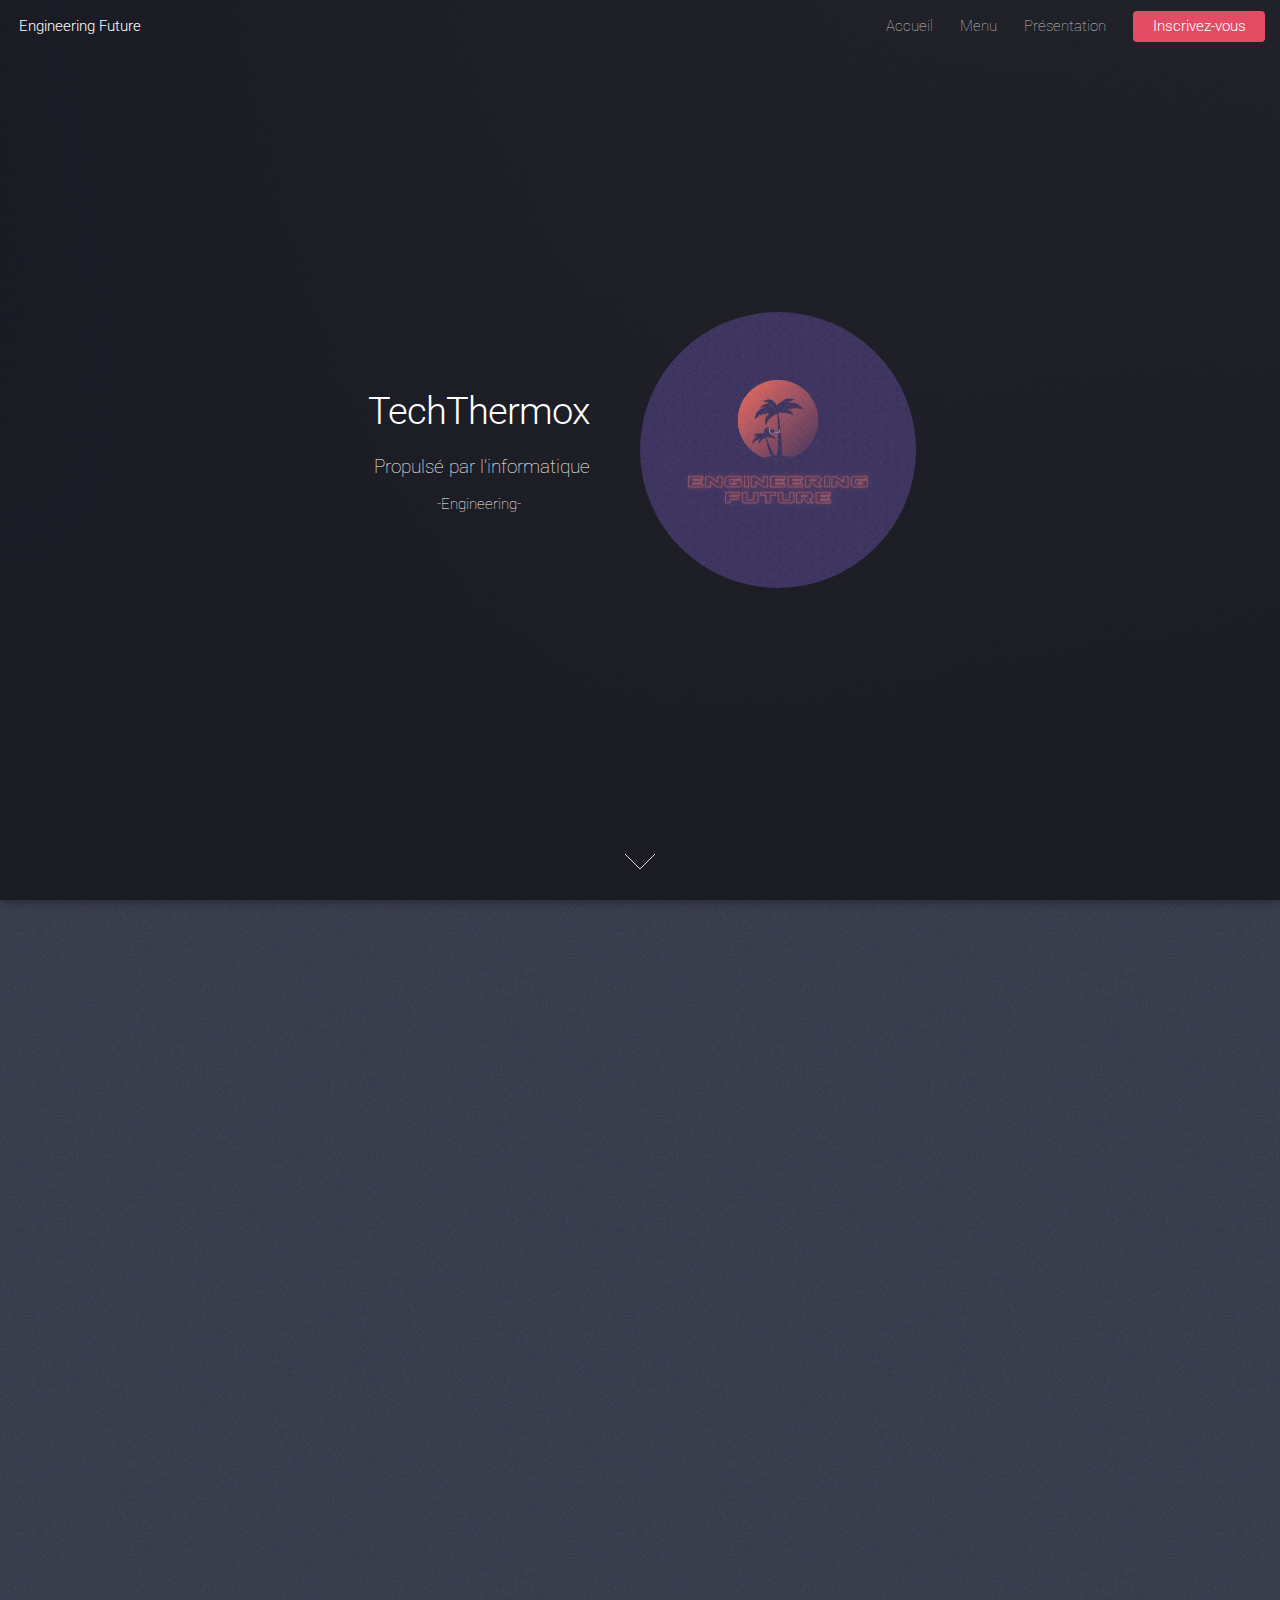
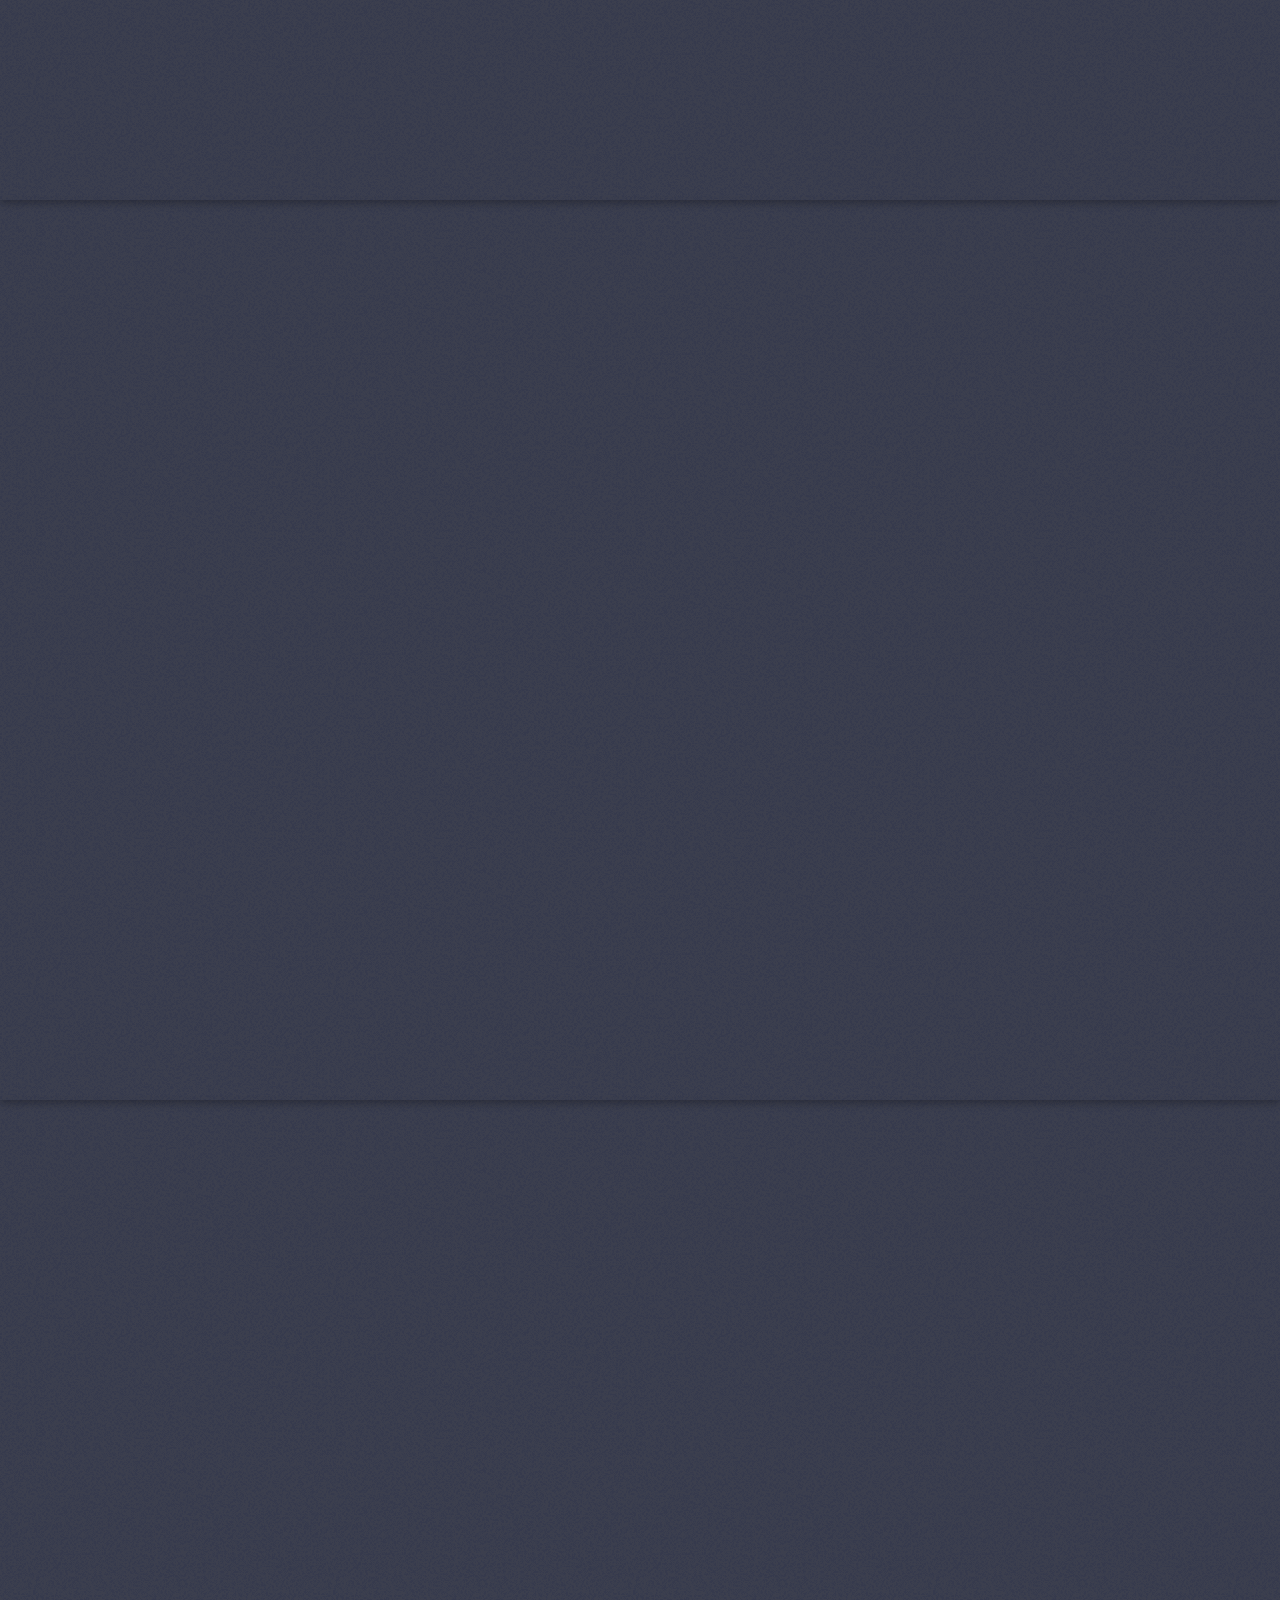
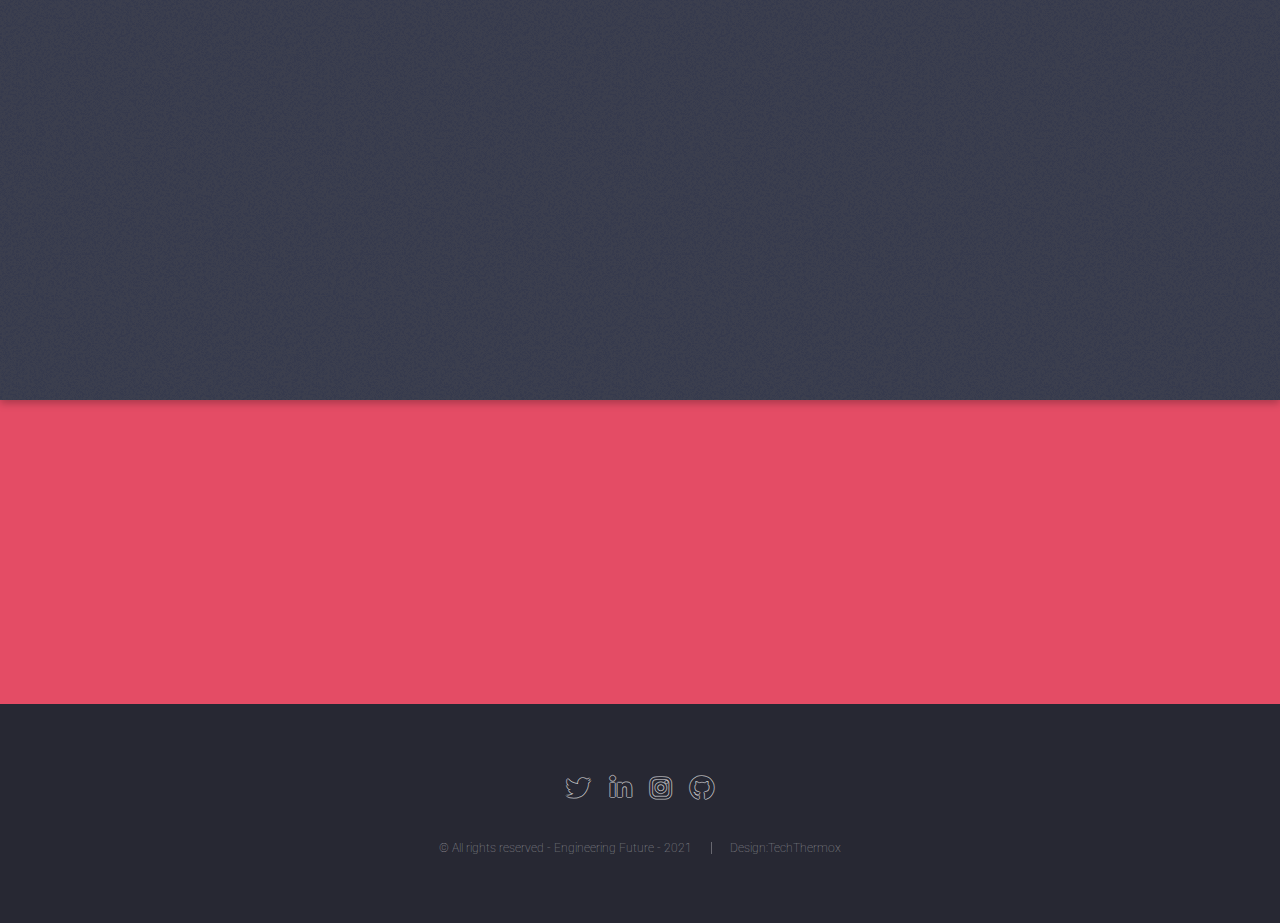
<file: index.html>
<!DOCTYPE HTML>
<!--
	Landed by HTML5 UP
	html5up.net | @ajlkn
	Free for personal and commercial use under the CCA 3.0 license (html5up.net/license)
-->
<html>
	<head>
		<title>TechThermox</title>
		<meta charset="utf-8" />
		<meta name="viewport" content="width=device-width, initial-scale=1, user-scalable=no" />
		<link rel="stylesheet" href="assets/css/main.css" />
		<noscript><link rel="stylesheet" href="assets/css/noscript.css" /></noscript>
	</head>
	<body class="is-preload landing">
		<div id="page-wrapper">

			<!-- Header -->
				<header id="header">
					<h1 id="logo"><a href="index.html">Engineering Future</a></h1>
					<nav id="nav">
						<ul>
							<li><a href="index.html">Accueil</a></li>
							<li>
								<a href="#">Menu</a>
								<ul>
									<li><a href="right-sidebar.html">Achat de la TechThermox</a></li>
									<li><a href="left-sidebar.html">Étiquette énergétique</a></li>
									<li><a href="no-sidebar.html">Sysml</a></li>
									<li>
										<a href="page3.html">A quoi sert la TechThermox ?</a>
										
									</li>
								</ul>
							</li>
							<li><a href="elements.html">Présentation</a></li>
							<li><a id="ID" class="button primary">Inscrivez-vous</a></li>
						</ul>
					</nav>
				</header>

			<!-- Banner -->
				<section id="banner">
					<div class="content">
						<header>
							<h2>TechThermox</h2>
							<p>Propulsé par l'informatique </p>
							<center><P>-Engineering- </P></center>
						</header>
						<span class="image"><img src="images/engineering future.gif" alt="" /></span>
					</div>
					<a href="#one" class="goto-next scrolly">Next</a>
				</section>

			<!-- One -->
				<section id="one" class="spotlight style1 bottom">
					<span class="image fit main"><img src="images/co.jfif" alt="" /></span>
					<div class="content">
						<div class="container">
							<div class="row">
								<div class="col-4 col-12-medium">
									<header>
										<h2>Présentation:</h2>
										<p> </p>
									</header>
								</div>
								<div class="col-4 col-12-medium">
									<p>Notre entreprise a été créée en 2018 par N.Y.G.E, nous sommes une entreprise 100% Français, située à Clichy, en région parisienne en Ile-de-France (92). Spécialisée dans l'informatique, la programmation orientée objet et le développement de logiciels. Engineering Future, fournit une gamme complète de services informatiques aux entreprises.</p>
								</div>
								<div class="col-4 col-12-medium">
									<p>Actuellement en collaboration avec Arduino Uno, nous avons décider de créer une Arduino box, avec une carte Arduino, un shield groove, avec un capteur de température et un bouton tactile.
									liste de chaque composant</p>
								</div>
							</div>
						</div>
					</div>
					<a href="#two" class="goto-next scrolly">Next</a>
				</section>

			<!-- Two -->
				<section id="two" class="spotlight style2 right">
					<span class="image fit main"><img src="images/large.png" id="flop" alt="" /></span>
					<div class="content">
						<header>
							<h2>Caractéristiques :</h2>
							<p>Dans cette boîte :</p>
						</header>
						<p> -1 Grove-LCD RGB Backlight</p>
						<p> -1 Temperature Sensor</p>
						<p> -1 Touch Sensor</p>
						<p> -1 Grove Shield</p>
						<ul class="actions">
						<li><a href="right-sidebar.html" class="button">Voir plus</a></li>		
						</ul>
					</div>
					<a href="#three" class="goto-next scrolly">Next</a>
				</section>

			<!-- Three -->
				<section id="three" class="spotlight style3 left">
					<<span class="image fit main"><img src="images/456.png" alt="" /></span>
					<div class="content">
						<header>
							<h2>Achat de la TechThermox</h2>
							<p>Acheter les composants ou la TechThermox</p>
						</header>
						<ul class="actions">
							<li><a href="right-sidebar.html" class="button">Acheter</a></li>
						</ul>
					</div>
					<a href="#four" class="goto-next scrolly">Next</a>
				</section>

			<!-- Five -->
				<section id="five" class="wrapper style2 special fade">
					<div class="container">
						<header>
							<h2>Rejoignez nous !</h2>
							<p>Si c'est votre première fois, inscrivez vous dès maintenant !</p>
						</header>
						<form method="post" action="#" class="cta">

                            <div class="row gtr-uniform gtr-50">
                                <div class="col-8 col-12-xsmall"><input type="email" name="email" id="email" placeholder="Entrer votre email" /></div>
                                <div class="col-4 col-12-xsmall"><input type="submit" id="ID" value="C'est parti !" class="fit primary"/></div>
                 
				</section>

			<!-- Footer -->
				<footer id="footer">
					<ul class="icons">
						<li><a href="https://twitter.com/arduino?ref_src=twsrc%5Egoogle%7Ctwcamp%5Eserp%7Ctwgr%5Eauthor" target="_blank" class="icon brands alt fa-twitter"><span class="label">Twitter</span></a></li>
						<li><a href="https://www.linkedin.com/authwall?trk=gf&trkInfo=AQHwWVWkEc4yFAAAAXem56lAvfQ8uvB_Nx6UGAhzflxjFBmTN9-YIswatMxpXHpxS0hsRxI82Ujr7KCgeXUs0iT5hH5fIAeS29OieFtTWa2UyyMGW5p-_yBbbb24jiYdRUS7Qm8=&originalReferer=https://www.google.fr/&sessionRedirect=https%3A%2F%2Fwww.linkedin.com%2Fcompany%2Farduino" target="_blank" class="icon brands alt fa-linkedin-in"><span class="label">LinkedIn</span></a></li>
						<li><a href="https://www.instagram.com/arduino.cc/?hl=en" target="_blank" class="icon brands alt fa-instagram"><span class="label">Instagram</span></a></li>
						<li><a href="https://github.com/arduino" target="_blank" class="icon brands alt fa-github"><span class="label">GitHub</span></a></li>
					</ul>
					<ul class="copyright">
						<li>&copy; All rights reserved - Engineering Future - 2021</li><li>Design:TechThermox</li>
					</ul>
				</footer>

		</div>

		<!-- Scripts -->
			<script src="https://apps.elfsight.com/p/platform.js" defer></script>
			<div class="elfsight-app-99fb3a36-c7c8-4be9-b147-f3bcb129f352"></div>
			<script src="assets/js/jquery.min.js"></script>
			<script src="assets/js/jquery.scrolly.min.js"></script>
			<script src="assets/js/jquery.dropotron.min.js"></script>
			<script src="assets/js/jquery.scrollex.min.js"></script>
			<script src="assets/js/browser.min.js"></script>
			<script src="assets/js/breakpoints.min.js"></script>
			<script src="assets/js/util.js"></script>
			<script src="assets/js/main.js"></script>
	</body>
</html>
</file>
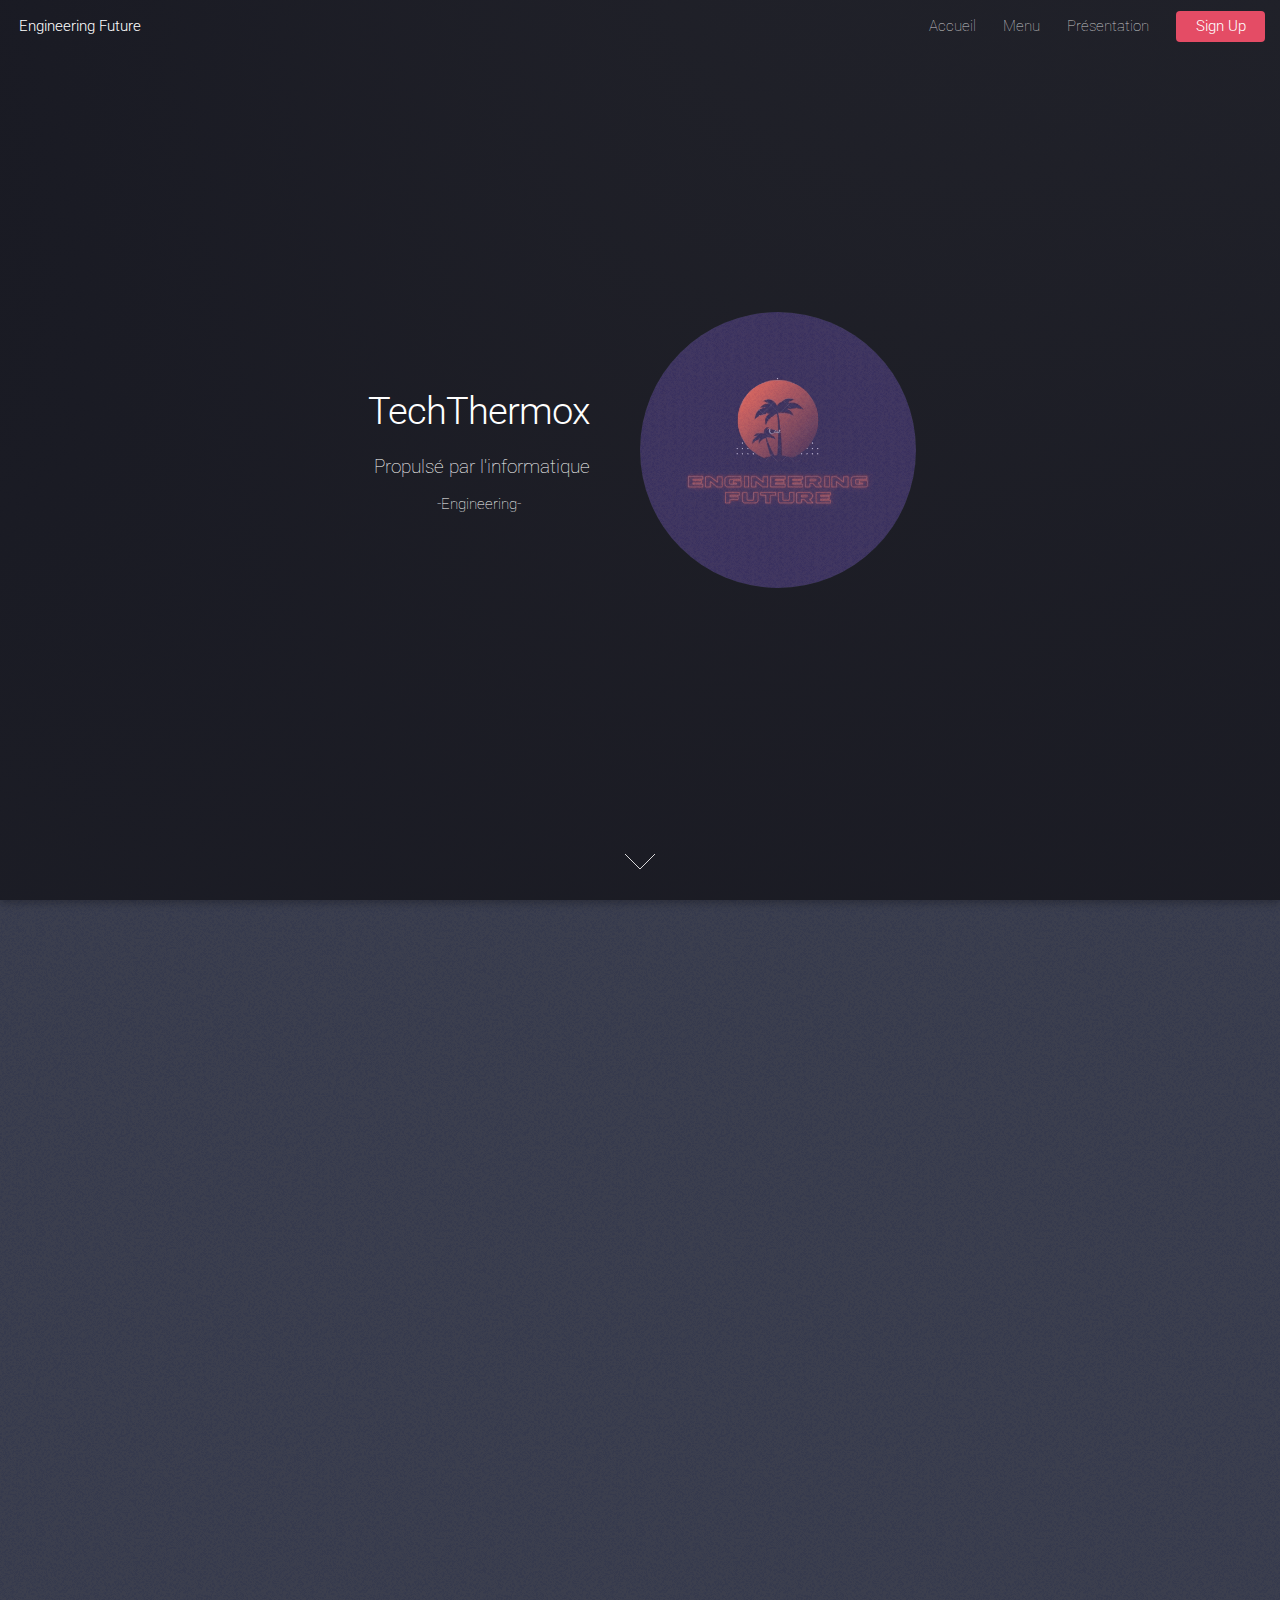
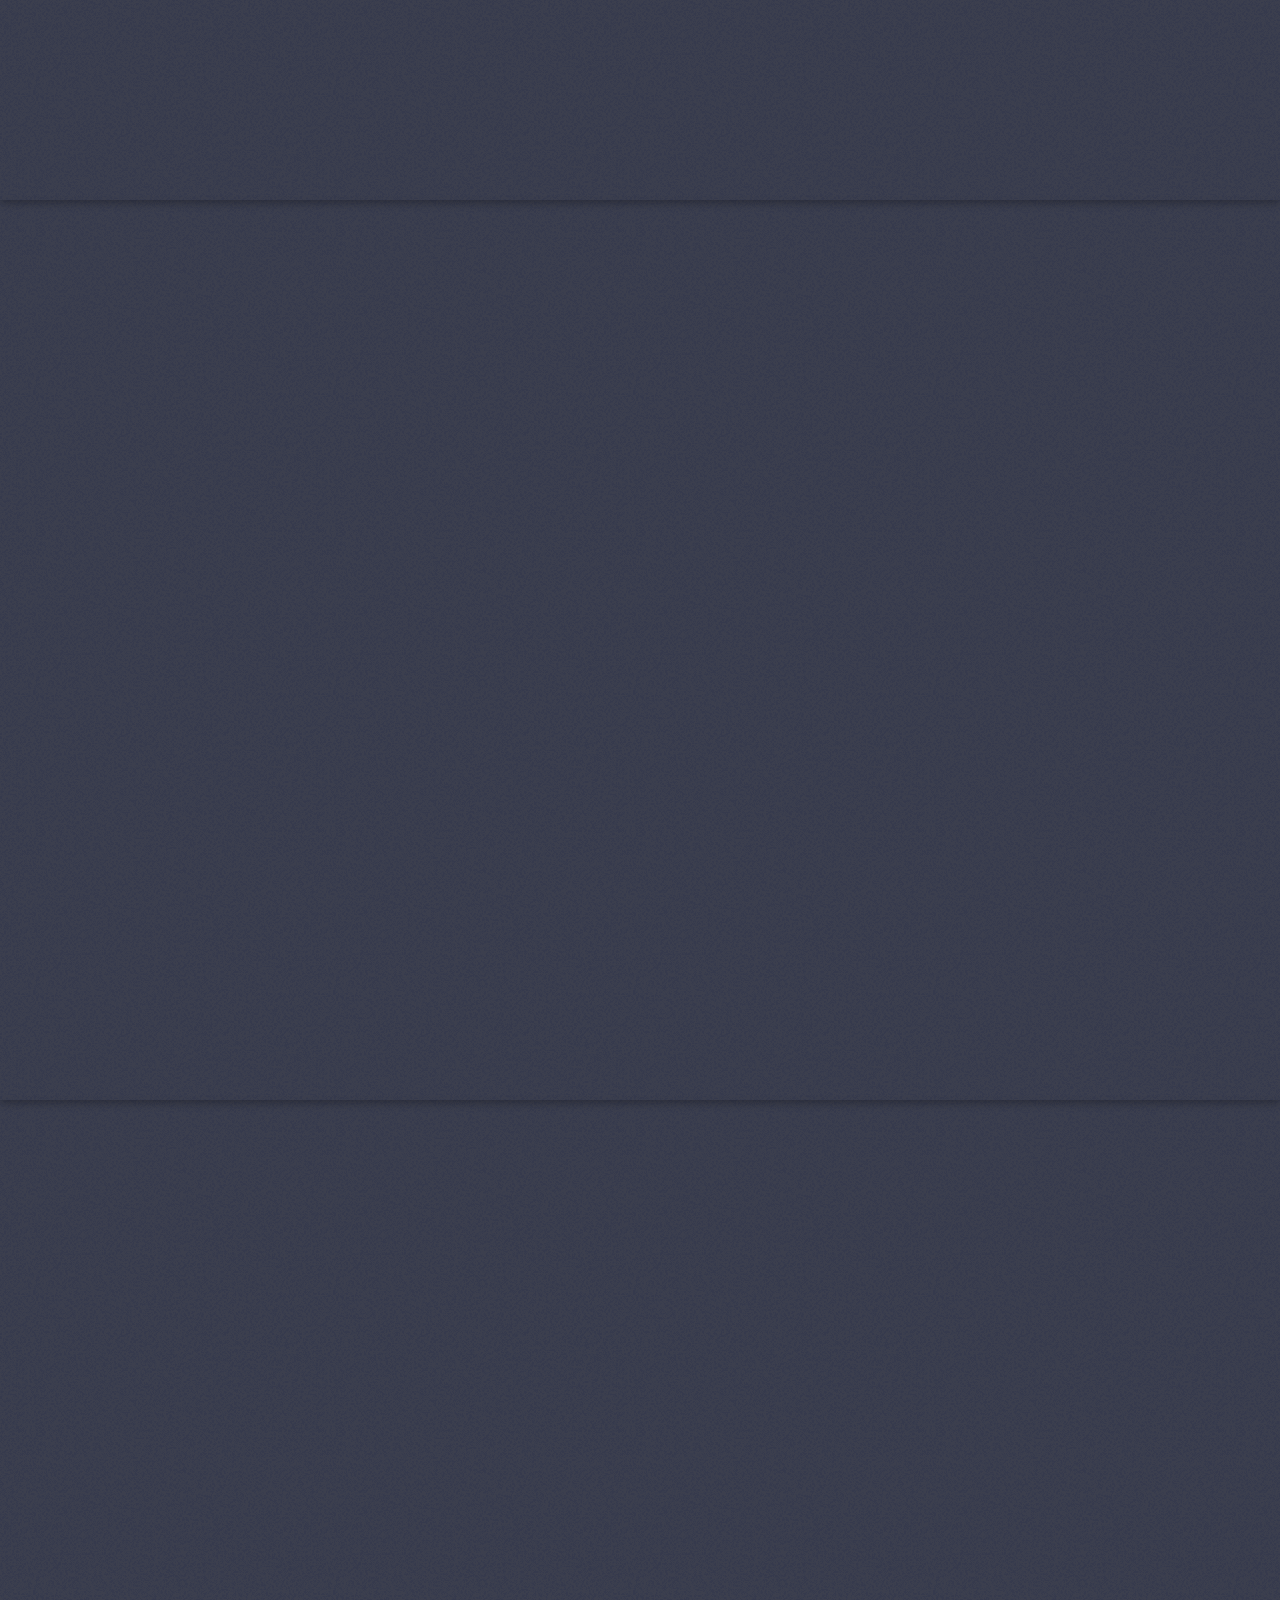
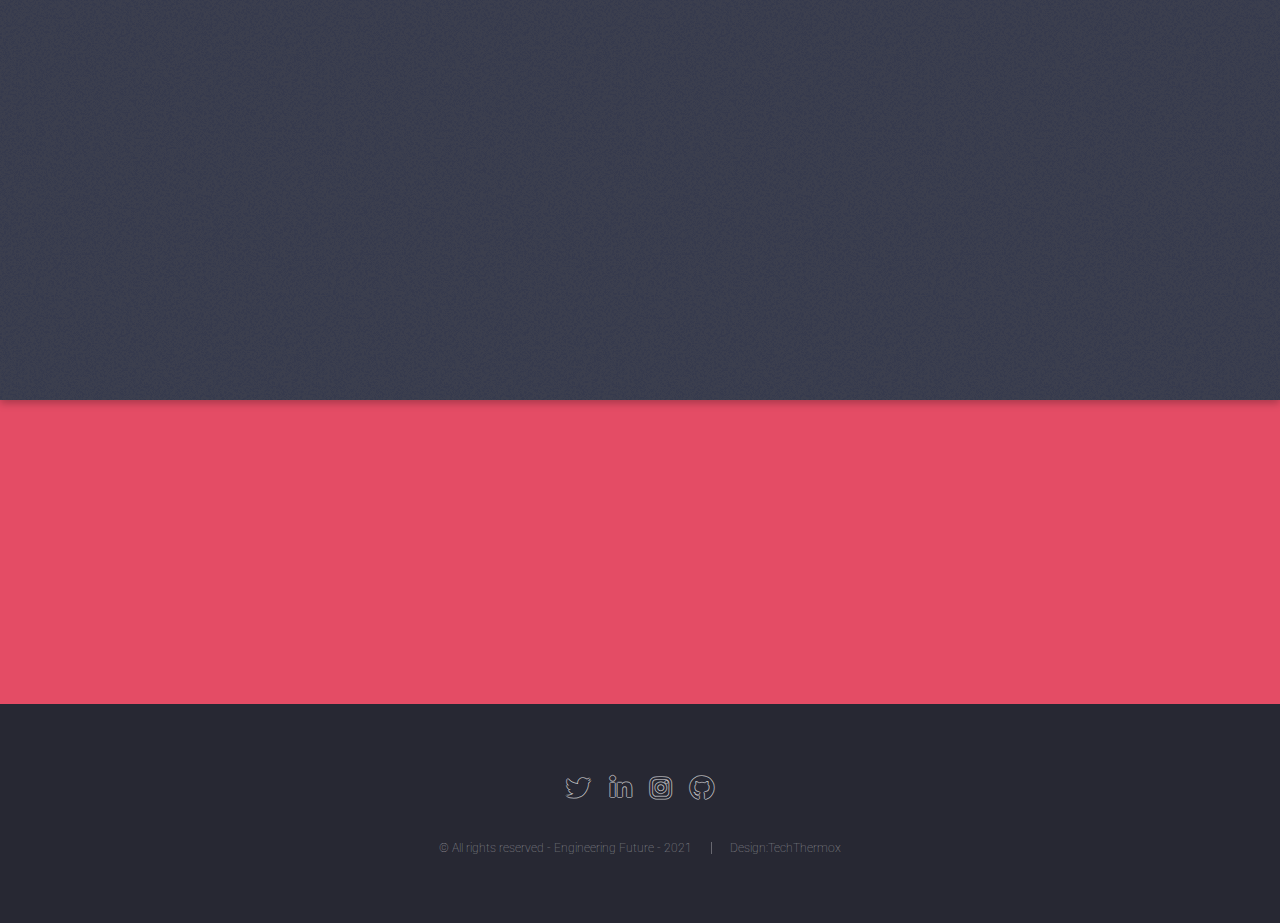
<file: html5up-landed/index.html>
<!DOCTYPE HTML>
<!--
	Landed by HTML5 UP
	html5up.net | @ajlkn
	Free for personal and commercial use under the CCA 3.0 license (html5up.net/license)
-->
<html>
	<head>
		<title>TechThermox</title>
		<meta charset="utf-8" />
		<meta name="viewport" content="width=device-width, initial-scale=1, user-scalable=no" />
		<link rel="stylesheet" href="assets/css/main.css" />
		<noscript><link rel="stylesheet" href="assets/css/noscript.css" /></noscript>
	</head>
	<body class="is-preload landing">
		<div id="page-wrapper">

			<!-- Header -->
				<header id="header">
					<h1 id="logo"><a href="index.html">Engineering Future</a></h1>
					<nav id="nav">
						<ul>
							<li><a href="index.html">Accueil</a></li>
							<li>
								<a href="#">Menu</a>
								<ul>
									<li><a href="right-sidebar.html">Achat de la TechThermox</a></li>
									<li><a href="left-sidebar.html">Étiquette énergétique</a></li>
									<li><a href="no-sidebar.html">Sysml</a></li>
									<li>
										<a href="page3.html">A quoi sert la TechThermox ?</a>
										
									</li>
								</ul>
							</li>
							<li><a href="elements.html">Présentation</a></li>
							<li><a href="#" class="button primary">Sign Up</a></li>
						</ul>
					</nav>
				</header>

			<!-- Banner -->
				<section id="banner">
					<div class="content">
						<header>
							<h2>TechThermox</h2>
							<p>Propulsé par l'informatique </p>
							<center><P>-Engineering- </P></center>
						</header>
						<span class="image"><img src="images/engineering future.gif" alt="" /></span>
					</div>
					<a href="#one" class="goto-next scrolly">Next</a>
				</section>

			<!-- One -->
				<section id="one" class="spotlight style1 bottom">
					<span class="image fit main"><img src="images/co.jfif" alt="" /></span>
					<div class="content">
						<div class="container">
							<div class="row">
								<div class="col-4 col-12-medium">
									<header>
										<h2>Présentation:</h2>
										<p> </p>
									</header>
								</div>
								<div class="col-4 col-12-medium">
									<p>Notre entreprise a été créée en 2018 par N.Y.G.E, nous sommes une entreprise 100% Français, située à Clichy, en région parisienne en Ile-de-France (92). Spécialisée dans l'informatique, la programmation orientée objet et le développement de logiciels. Engineering Future, fournit une gamme complète de services informatiques aux entreprises.</p>
								</div>
								<div class="col-4 col-12-medium">
									<p>Actuellement en collaboration avec Arduino Uno, nous avons décider de créer une Arduino box, avec une carte Arduino, un shield groove, avec un capteur de température et un bouton tactile.
									liste de chaque composant</p>
								</div>
							</div>
						</div>
					</div>
					<a href="#two" class="goto-next scrolly">Next</a>
				</section>

			<!-- Two -->
				<section id="two" class="spotlight style2 right">
					<span class="image fit main"><img src="images/large.png" id="flop" alt="" /></span>
					<div class="content">
						<header>
							<h2>Caractéristiques :</h2>
							<p>Dans cette boîte :</p>
						</header>
						<p> -1 Grove-LCD RGB Backlight</p>
						<p> -1 Temperature Sensor</p>
						<p> -1 Touch Sensor</p>
						<p> -1 Grove Shield</p>
						<ul class="actions">
						<li><a href="right-sidebar.html" class="button">Voir plus</a></li>		
						</ul>
					</div>
					<a href="#three" class="goto-next scrolly">Next</a>
				</section>

			<!-- Three -->
				<section id="three" class="spotlight style3 left">
					<<span class="image fit main"><img src="images/456.png" alt="" /></span>
					<div class="content">
						<header>
							<h2>Achat de la TechThermox</h2>
							<p>Acheter les composants ou la TechThermox</p>
						</header>
						<ul class="actions">
							<li><a href="right-sidebar.html" class="button">Acheter</a></li>
						</ul>
					</div>
					<a href="#four" class="goto-next scrolly">Next</a>
				</section>

			<!-- Five -->
				<section id="five" class="wrapper style2 special fade">
					<div class="container">
						<header>
							<h2>Rejoignez nous !</h2>
							<p>Si c'est votre première fois, inscrivez vous dès maintenant !</p>
						</header>
						<form method="post" action="#" class="cta">

                            <div class="row gtr-uniform gtr-50">
                                <div class="col-8 col-12-xsmall"><input type="email" name="email" id="email" placeholder="Entrer votre email" /></div>
                                <div class="col-4 col-12-xsmall"><input type="submit" id="popup" value="C'est parti !" class="fit primary"/></div>
                 
				</section>

			<!-- Footer -->
				<footer id="footer">
					<ul class="icons">
						<li><a href="https://twitter.com/arduino?ref_src=twsrc%5Egoogle%7Ctwcamp%5Eserp%7Ctwgr%5Eauthor" target="_blank" class="icon brands alt fa-twitter"><span class="label">Twitter</span></a></li>
						<li><a href="https://www.linkedin.com/authwall?trk=gf&trkInfo=AQHwWVWkEc4yFAAAAXem56lAvfQ8uvB_Nx6UGAhzflxjFBmTN9-YIswatMxpXHpxS0hsRxI82Ujr7KCgeXUs0iT5hH5fIAeS29OieFtTWa2UyyMGW5p-_yBbbb24jiYdRUS7Qm8=&originalReferer=https://www.google.fr/&sessionRedirect=https%3A%2F%2Fwww.linkedin.com%2Fcompany%2Farduino" target="_blank" class="icon brands alt fa-linkedin-in"><span class="label">LinkedIn</span></a></li>
						<li><a href="https://www.instagram.com/arduino.cc/?hl=en" target="_blank" class="icon brands alt fa-instagram"><span class="label">Instagram</span></a></li>
						<li><a href="https://github.com/arduino" target="_blank" class="icon brands alt fa-github"><span class="label">GitHub</span></a></li>
					</ul>
					<ul class="copyright">
						<li>&copy; All rights reserved - Engineering Future - 2021</li><li>Design:TechThermox</li>
					</ul>
				</footer>

		</div>

		<!-- Scripts -->
			<script src="assets/js/jquery.min.js"></script>
			<script src="assets/js/jquery.scrolly.min.js"></script>
			<script src="assets/js/jquery.dropotron.min.js"></script>
			<script src="assets/js/jquery.scrollex.min.js"></script>
			<script src="assets/js/browser.min.js"></script>
			<script src="assets/js/breakpoints.min.js"></script>
			<script src="assets/js/util.js"></script>
			<script src="assets/js/main.js"></script>
	</body>
</html>
</file>
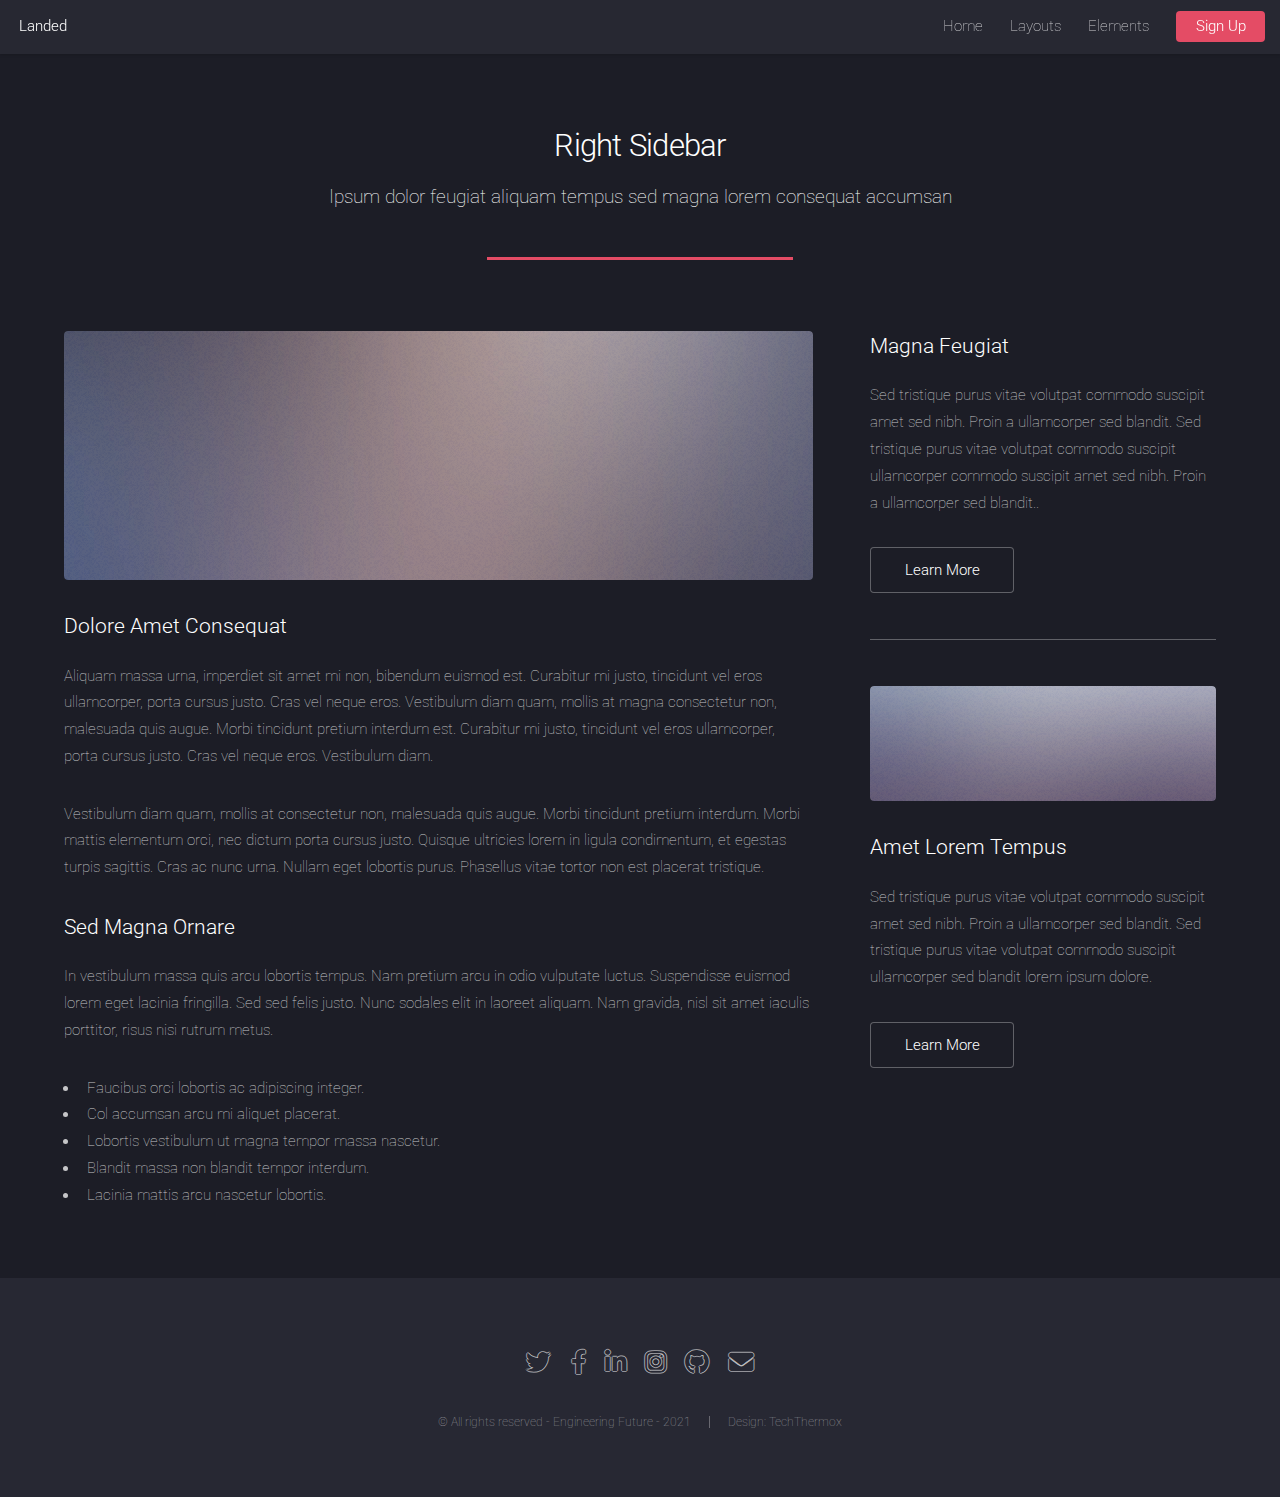
<file: Achat de la TechThermox.html>
<!DOCTYPE HTML>
<!--
	Landed by HTML5 UP
	html5up.net | @ajlkn
	Free for personal and commercial use under the CCA 3.0 license (html5up.net/license)
-->
<html>
	<head>
		<title>Achat de la TechThermox</title>
		<meta charset="utf-8" />
		<meta name="viewport" content="width=device-width, initial-scale=1, user-scalable=no" />
		<link rel="stylesheet" href="assets/css/main.css" />
		<noscript><link rel="stylesheet" href="assets/css/noscript.css" /></noscript>
	</head>
	<body class="is-preload">
		<div id="page-wrapper">

			<!-- Header -->
				<header id="header">
					<h1 id="logo"><a href="index.html">Landed</a></h1>
					<nav id="nav">
						<ul>
							<li><a href="index.html">Home</a></li>
							<li>
								<a href="#">Layouts</a>
								<ul>
									<li><a href="left-sidebar.html">Left Sidebar</a></li>
									<li><a href="right-sidebar.html">Achat de la TechThermox</a></li>
									<li><a href="no-sidebar.html">No Sidebar</a></li>
									<li>
										<a href="#">Submenu</a>
										<ul>
											<li><a href="#">Option 1</a></li>
											<li><a href="#">Option 2</a></li>
											<li><a href="#">Option 3</a></li>
											<li><a href="#">Option 4</a></li>
										</ul>
									</li>
								</ul>
							</li>
							<li><a href="elements.html">Elements</a></li>
							<li><a href="#" class="button primary">Sign Up</a></li>
						</ul>
					</nav>
				</header>

			<!-- Main -->
				<div id="main" class="wrapper style1">
					<div class="container">
						<header class="major">
							<h2>Right Sidebar</h2>
							<p>Ipsum dolor feugiat aliquam tempus sed magna lorem consequat accumsan</p>
						</header>
						<div class="row gtr-150">
							<div class="col-8 col-12-medium">

								<!-- Content -->
									<section id="content">
										<a href="#" class="image fit"><img src="images/pic06.jpg" alt="" /></a>
										<h3>Dolore Amet Consequat</h3>
										<p>Aliquam massa urna, imperdiet sit amet mi non, bibendum euismod est. Curabitur mi justo, tincidunt vel eros ullamcorper, porta cursus justo. Cras vel neque eros. Vestibulum diam quam, mollis at magna consectetur non, malesuada quis augue. Morbi tincidunt pretium interdum est. Curabitur mi justo, tincidunt vel eros ullamcorper, porta cursus justo. Cras vel neque eros. Vestibulum diam.</p>
										<p>Vestibulum diam quam, mollis at consectetur non, malesuada quis augue. Morbi tincidunt pretium interdum. Morbi mattis elementum orci, nec dictum porta cursus justo. Quisque ultricies lorem in ligula condimentum, et egestas turpis sagittis. Cras ac nunc urna. Nullam eget lobortis purus. Phasellus vitae tortor non est placerat tristique.</p>
										<h3>Sed Magna Ornare</h3>
										<p>In vestibulum massa quis arcu lobortis tempus. Nam pretium arcu in odio vulputate luctus. Suspendisse euismod lorem eget lacinia fringilla. Sed sed felis justo. Nunc sodales elit in laoreet aliquam. Nam gravida, nisl sit amet iaculis porttitor, risus nisi rutrum metus.</p>
										<ul>
											<li>Faucibus orci lobortis ac adipiscing integer.</li>
											<li>Col accumsan arcu mi aliquet placerat.</li>
											<li>Lobortis vestibulum ut magna tempor massa nascetur.</li>
											<li>Blandit massa non blandit tempor interdum.</li>
											<li>Lacinia mattis arcu nascetur lobortis.</li>
										</ul>
									</section>

							</div>
							<div class="col-4 col-12-medium">

								<!-- Sidebar -->
									<section id="sidebar">
										<section>
											<h3>Magna Feugiat</h3>
											<p>Sed tristique purus vitae volutpat commodo suscipit amet sed nibh. Proin a ullamcorper sed blandit. Sed tristique purus vitae volutpat commodo suscipit ullamcorper commodo suscipit amet sed nibh. Proin a ullamcorper sed blandit..</p>
											<footer>
												<ul class="actions">
													<li><a href="#" class="button">Learn More</a></li>
												</ul>
											</footer>
										</section>
										<hr />
										<section>
											<a href="#" class="image fit"><img src="images/pic07.jpg" alt="" /></a>
											<h3>Amet Lorem Tempus</h3>
											<p>Sed tristique purus vitae volutpat commodo suscipit amet sed nibh. Proin a ullamcorper sed blandit. Sed tristique purus vitae volutpat commodo suscipit ullamcorper sed blandit lorem ipsum dolore.</p>
											<footer>
												<ul class="actions">
													<li><a href="#" class="button">Learn More</a></li>
												</ul>
											</footer>
										</section>
									</section>

							</div>
						</div>
					</div>
				</div>

			<!-- Footer -->
				<footer id="footer">
					<ul class="icons">
						<li><a href="#" class="icon brands alt fa-twitter"><span class="label">Twitter</span></a></li>
						<li><a href="#" class="icon brands alt fa-facebook-f"><span class="label">Facebook</span></a></li>
						<li><a href="#" class="icon brands alt fa-linkedin-in"><span class="label">LinkedIn</span></a></li>
						<li><a href="#" class="icon brands alt fa-instagram"><span class="label">Instagram</span></a></li>
						<li><a href="#" class="icon brands alt fa-github"><span class="label">GitHub</span></a></li>
						<li><a href="#" class="icon solid alt fa-envelope"><span class="label">Email</span></a></li>
					</ul>
					<ul class="copyright">
						<li>&copy; All rights reserved - Engineering Future - 2021</li><li>Design: TechThermox</li>
					</ul>
				</footer>

		</div>

		<!-- Scripts -->
			<script src="assets/js/jquery.min.js"></script>
			<script src="assets/js/jquery.scrolly.min.js"></script>
			<script src="assets/js/jquery.dropotron.min.js"></script>
			<script src="assets/js/jquery.scrollex.min.js"></script>
			<script src="assets/js/browser.min.js"></script>
			<script src="assets/js/breakpoints.min.js"></script>
			<script src="assets/js/util.js"></script>
			<script src="assets/js/main.js"></script>

	</body>
</html>
</file>
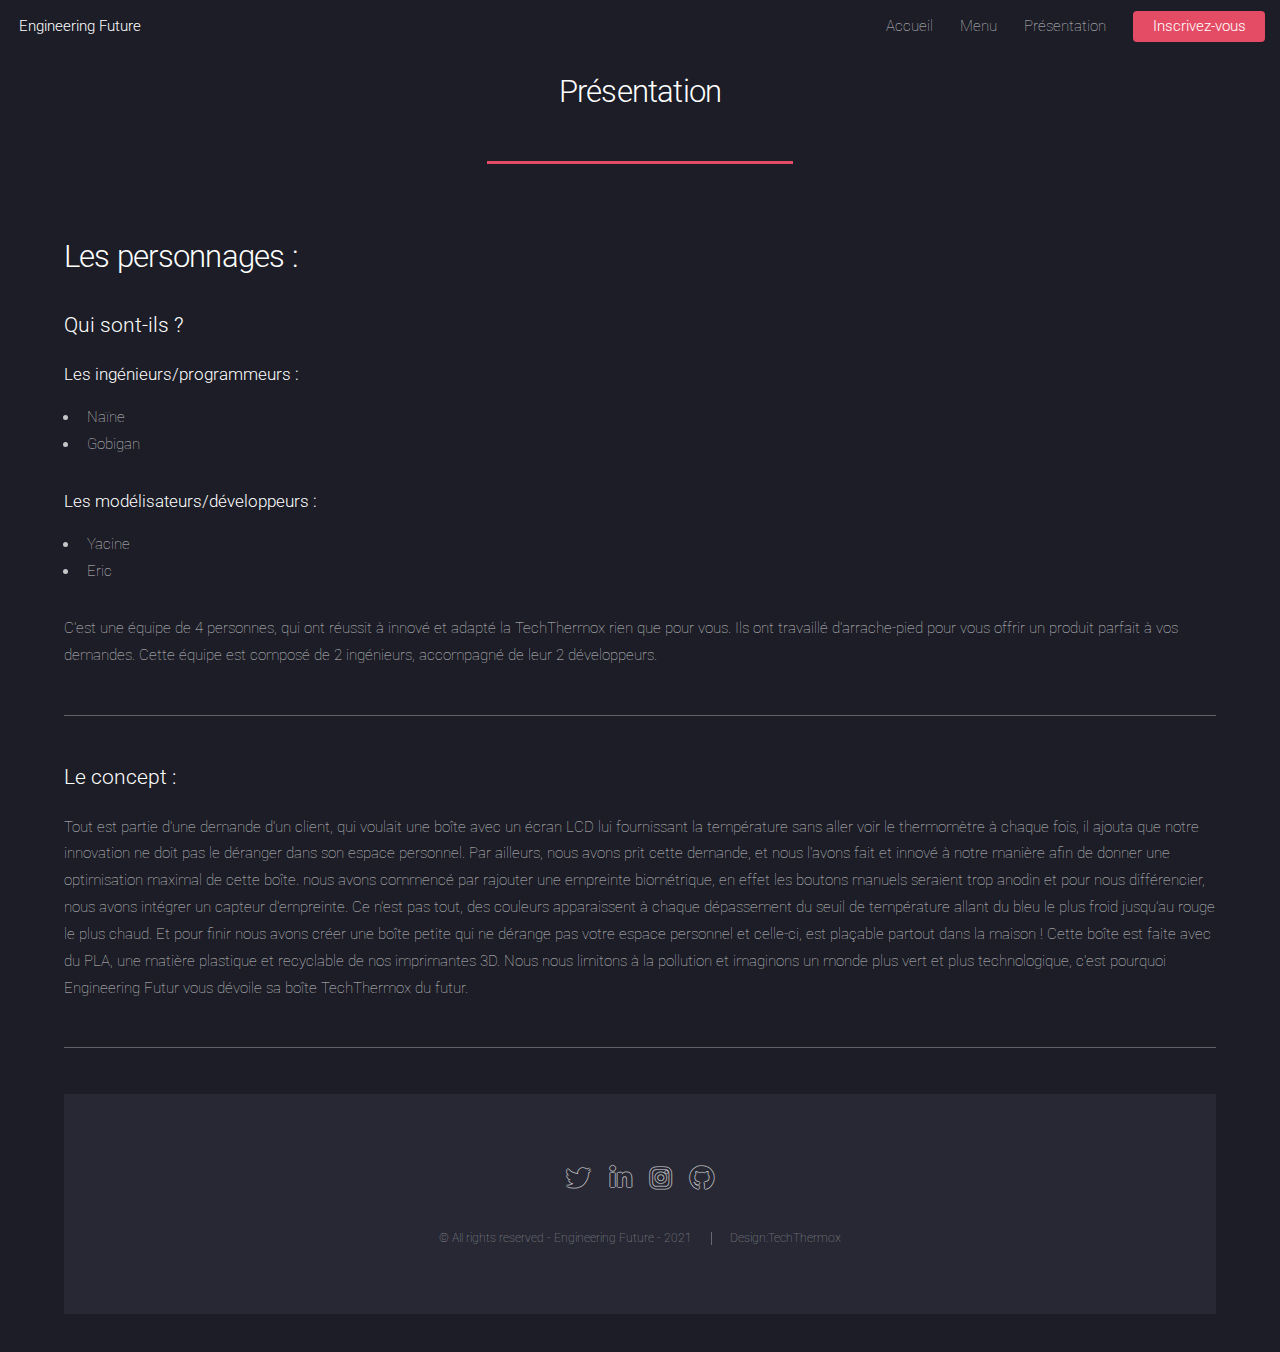
<file: elements.html>
<!DOCTYPE HTML>
<!--
	Landed by HTML5 UP
	html5up.net | @ajlkn
	Free for personal and commercial use under the CCA 3.0 license (html5up.net/license)
-->
<html>
	<head>
		<title>TechThermox</title>
		<meta charset="utf-8" />
		<meta name="viewport" content="width=device-width, initial-scale=1, user-scalable=no" />
		<link rel="stylesheet" href="assets/css/main.css" />
		<noscript><link rel="stylesheet" href="assets/css/noscript.css" /></noscript>
	</head>
	<body class="is-preload landing">
		<div id="page-wrapper">

			<!-- Header -->
				<header id="header">
					<h1 id="logo"><a href="index.html">Engineering Future</a></h1>
					<nav id="nav">
						<ul>
							<li><a href="index.html">Accueil</a></li>
							<li>
								<a href="#">Menu</a>
								<ul>
									<li><a href="right-sidebar.html">Achat de la TechThermox</a></li>
									<li><a href="left-sidebar.html">Étiquette énergétique</a></li>
									<li><a href="no-sidebar.html">Sysml</a></li>
									<li>
										<a href="page3.html">A quoi sert la TechThermox ?</a>
										
									</li>
								</ul>
							</li>
							<li><a href="elements.html">Présentation</a></li>
							<li><a id="ID"class="button primary">Inscrivez-vous</a></li>
						</ul>
					</nav>
				</header>

			<!-- Main -->
				<div id="main" class="wrapper style1">
					<div class="container">
						<header class="major">
							<h2>Présentation</h2>
							
						</header>

						<!-- Text -->
							<section>
								<h2>Les personnages :</h2>
								<h3>Qui sont-ils ?</h3>
								<h4> Les ingénieurs/programmeurs :</h4>
								<ul>
									<li>Naïne </li>
									<li>Gobigan</li>
								</ul>
								<h4>Les modélisateurs/développeurs : </h4>
								<ul>	
									<li>Yacine</li>
									<li>Eric</li>
								</ul>
								<p>C'est une équipe de 4 personnes, qui ont réussit à innové et adapté la TechThermox rien que pour vous. Ils ont travaillé d'arrache-pied pour vous offrir un produit parfait à vos demandes. Cette équipe est composé de 2 ingénieurs, accompagné de leur 2 développeurs.</p>

								<hr />

								<header>
									<h3>Le concept :</h3>
									
								</header>
								<p>Tout est partie d'une demande d'un client, qui voulait une boîte avec un écran LCD lui fournissant la température sans aller voir le thermomètre à chaque fois, il ajouta que notre innovation ne doit pas le déranger dans son espace personnel.
								Par ailleurs, nous avons prit cette demande, et nous l'avons fait et innové à notre manière afin de donner une optimisation maximal de cette boîte. nous avons commencé par rajouter une empreinte biométrique, en effet les boutons manuels seraient trop anodin et pour nous différencier, nous avons intégrer un capteur d'empreinte.
								Ce n'est pas tout, des couleurs apparaissent à chaque dépassement du seuil de température allant du bleu le plus froid
								jusqu’au rouge le plus chaud. Et pour finir nous avons créer une boîte petite qui ne dérange pas votre espace personnel et celle-ci, est plaçable partout dans la maison ! Cette boîte est faite avec du PLA, une matière plastique et recyclable de nos imprimantes 3D. 
								Nous nous limitons à la pollution et imaginons un monde plus vert et plus technologique, c'est pourquoi Engineering Futur vous dévoile sa boîte TechThermox du futur.
								</p>
								<hr>
								

	

						

			<!-- Footer -->
				<footer id="footer">
					<ul class="icons">
						<li><a href="https://twitter.com/arduino?ref_src=twsrc%5Egoogle%7Ctwcamp%5Eserp%7Ctwgr%5Eauthor" target="_blank" class="icon brands alt fa-twitter"><span class="label">Twitter</span></a></li>
						<li><a href="https://www.linkedin.com/authwall?trk=gf&trkInfo=AQHwWVWkEc4yFAAAAXem56lAvfQ8uvB_Nx6UGAhzflxjFBmTN9-YIswatMxpXHpxS0hsRxI82Ujr7KCgeXUs0iT5hH5fIAeS29OieFtTWa2UyyMGW5p-_yBbbb24jiYdRUS7Qm8=&originalReferer=https://www.google.fr/&sessionRedirect=https%3A%2F%2Fwww.linkedin.com%2Fcompany%2Farduino" target="_blank" class="icon brands alt fa-linkedin-in"><span class="label">LinkedIn</span></a></li>
						<li><a href="https://www.instagram.com/arduino.cc/?hl=en" target="_blank" class="icon brands alt fa-instagram"><span class="label">Instagram</span></a></li>
						<li><a href="https://github.com/arduino" target="_blank" class="icon brands alt fa-github"><span class="label">GitHub</span></a></li>
					</ul>
					<ul class="copyright">
						<li>&copy; All rights reserved - Engineering Future - 2021</li><li>Design:TechThermox</li>
					</ul>
				</footer>
		</div>

		<!-- Scripts -->
			<script src="https://apps.elfsight.com/p/platform.js" defer></script>
			<div class="elfsight-app-99fb3a36-c7c8-4be9-b147-f3bcb129f352"></div>
			<script src="assets/js/jquery.min.js"></script>
			<script src="assets/js/jquery.scrolly.min.js"></script>
			<script src="assets/js/jquery.dropotron.min.js"></script>
			<script src="assets/js/jquery.scrollex.min.js"></script>
			<script src="assets/js/browser.min.js"></script>
			<script src="assets/js/breakpoints.min.js"></script>
			<script src="assets/js/util.js"></script>
			<script src="assets/js/main.js"></script>

	</body>
</html>
</file>
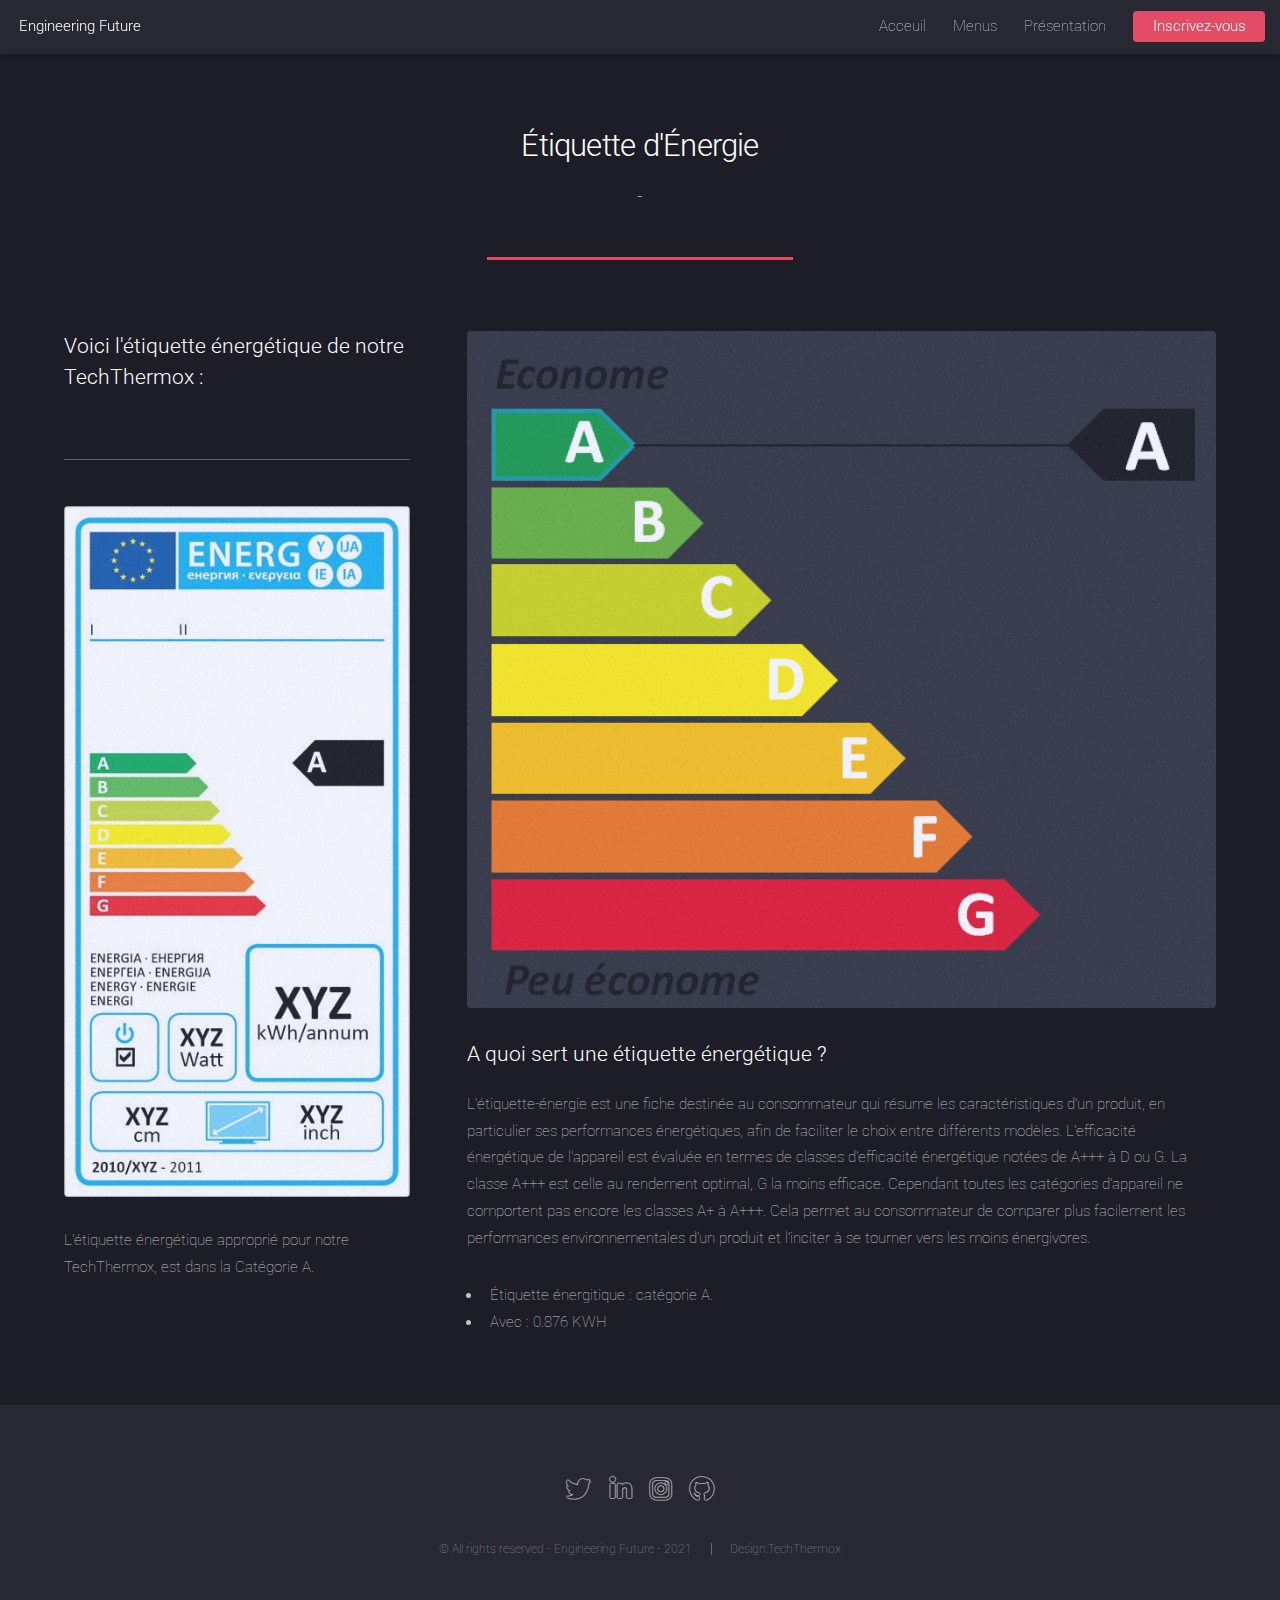
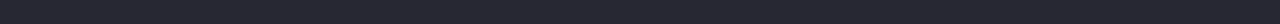
<file: left-sidebar.html>
<!DOCTYPE HTML>
<!--
	Landed by HTML5 UP
	html5up.net | @ajlkn
	Free for personal and commercial use under the CCA 3.0 license (html5up.net/license)
-->
<html>
	<head>
		<title>Etiquette d'Energie</title>
		<meta charset="utf-8" />
		<meta name="viewport" content="width=device-width, initial-scale=1, user-scalable=no" />
		<link rel="stylesheet" href="assets/css/main.css" />
		<noscript><link rel="stylesheet" href="assets/css/noscript.css" /></noscript>
	</head>
	<body class="is-preload">
		<div id="page-wrapper">

			<!-- Header -->
				<header id="header">
					<h1 id="logo"><a href="index.html">Engineering Future</a></h1>
					<nav id="nav">
						<ul>
							<li><a href="index.html">Acceuil</a></li>
							<li>
								<a href="#">Menus</a>
								<ul>
									<li><a href="right-sidebar.html">Achat de la TechThermox</a></li>
									<li><a href="left-sidebar.html">Étiquette Energétique</a></li>
									<li><a href="no-sidebar.html">Sysml</a></li>
									<li>
										<a href="page3.html">A quoi sert la TechThermox ?</a>
									</li>
								</ul>
							</li>
							<li><a href="elements.html">Présentation</a></li>
							<li><a id="ID" class="button primary">Inscrivez-vous</a></li>
						</ul>
					</nav>
				</header>

			<!-- Main -->
				<div id="main" class="wrapper style1">
					<div class="container">
						<header class="major">
							<h2> Étiquette d'Énergie</h2>
							<p>-</p>
						</header>
						<div class="row gtr-150">
							<div class="col-4 col-12-medium">

								<!-- Sidebar -->
									<section id="sidebar">
										<section>
											<h3>Voici l'étiquette énergétique de notre TechThermox :</h3>
											
											<footer>
												<ul class="actions">
												</ul>
											</footer>
										</section>
										<hr />
										<section>
											<a class="image fit"><img src="images/etiquette_tele.jpg" alt="" /></a>
											<h3></h3>
											<p> L'étiquette énergétique approprié pour notre TechThermox, est dans la Catégorie A. </p>
											<footer>
												<ul class="actions">
												</ul>
											</footer>
										</section>
									</section>

							</div>
							<div class="col-8 col-12-medium imp-medium">

								<!-- Content -->
									<section id="content">
										<a class="image fit"><img src="images/etiquette-energie.png" alt="" /></a>
										<h3>A quoi sert une étiquette énergétique ?</h3>
										<p>L'étiquette-énergie est une fiche destinée au consommateur qui résume les caractéristiques d'un produit, en particulier ses performances énergétiques, afin de faciliter le choix entre différents modèles.
										L'efficacité énergétique de l'appareil est évaluée en termes de classes d'efficacité énergétique notées de A+++ à D ou G. La classe A+++ est celle au rendement optimal, G la moins efficace. Cependant toutes les catégories d'appareil ne comportent pas encore les classes A+ à A+++. Cela permet au consommateur de comparer plus facilement les performances environnementales d'un produit et l'inciter à se tourner vers les moins énergivores.</p>
										
										<ul>
											<li>Étiquette énergitique : catégorie A.</li>
											<li> Avec : 0.876 KWH</li>
										</ul>
									</section>

							</div>
						</div>
					</div>
				</div>

			<!-- Footer -->
				<footer id="footer">
					<ul class="icons">
						<li><a href="https://twitter.com/arduino?ref_src=twsrc%5Egoogle%7Ctwcamp%5Eserp%7Ctwgr%5Eauthor" target="_blank" class="icon brands alt fa-twitter"><span class="label">Twitter</span></a></li>
						<li><a href="https://www.linkedin.com/authwall?trk=gf&trkInfo=AQHwWVWkEc4yFAAAAXem56lAvfQ8uvB_Nx6UGAhzflxjFBmTN9-YIswatMxpXHpxS0hsRxI82Ujr7KCgeXUs0iT5hH5fIAeS29OieFtTWa2UyyMGW5p-_yBbbb24jiYdRUS7Qm8=&originalReferer=https://www.google.fr/&sessionRedirect=https%3A%2F%2Fwww.linkedin.com%2Fcompany%2Farduino" target="_blank" class="icon brands alt fa-linkedin-in"><span class="label">LinkedIn</span></a></li>
						<li><a href="https://www.instagram.com/arduino.cc/?hl=en" target="_blank" class="icon brands alt fa-instagram"><span class="label">Instagram</span></a></li>
						<li><a href="https://github.com/arduino" target="_blank" class="icon brands alt fa-github"><span class="label">GitHub</span></a></li>
					</ul>
					<ul class="copyright">
						<li>&copy; All rights reserved - Engineering Future - 2021</li><li>Design:TechThermox</li>
					</ul>
				</footer>

		</div>

		<!-- Scripts -->
			<script src="https://apps.elfsight.com/p/platform.js" defer></script>
			<div class="elfsight-app-99fb3a36-c7c8-4be9-b147-f3bcb129f352"></div>
			<script src="assets/js/jquery.min.js"></script>
			<script src="assets/js/jquery.scrolly.min.js"></script>
			<script src="assets/js/jquery.dropotron.min.js"></script>
			<script src="assets/js/jquery.scrollex.min.js"></script>
			<script src="assets/js/browser.min.js"></script>
			<script src="assets/js/breakpoints.min.js"></script>
			<script src="assets/js/util.js"></script>
			<script src="assets/js/main.js"></script>

	</body>
</html>
</file>
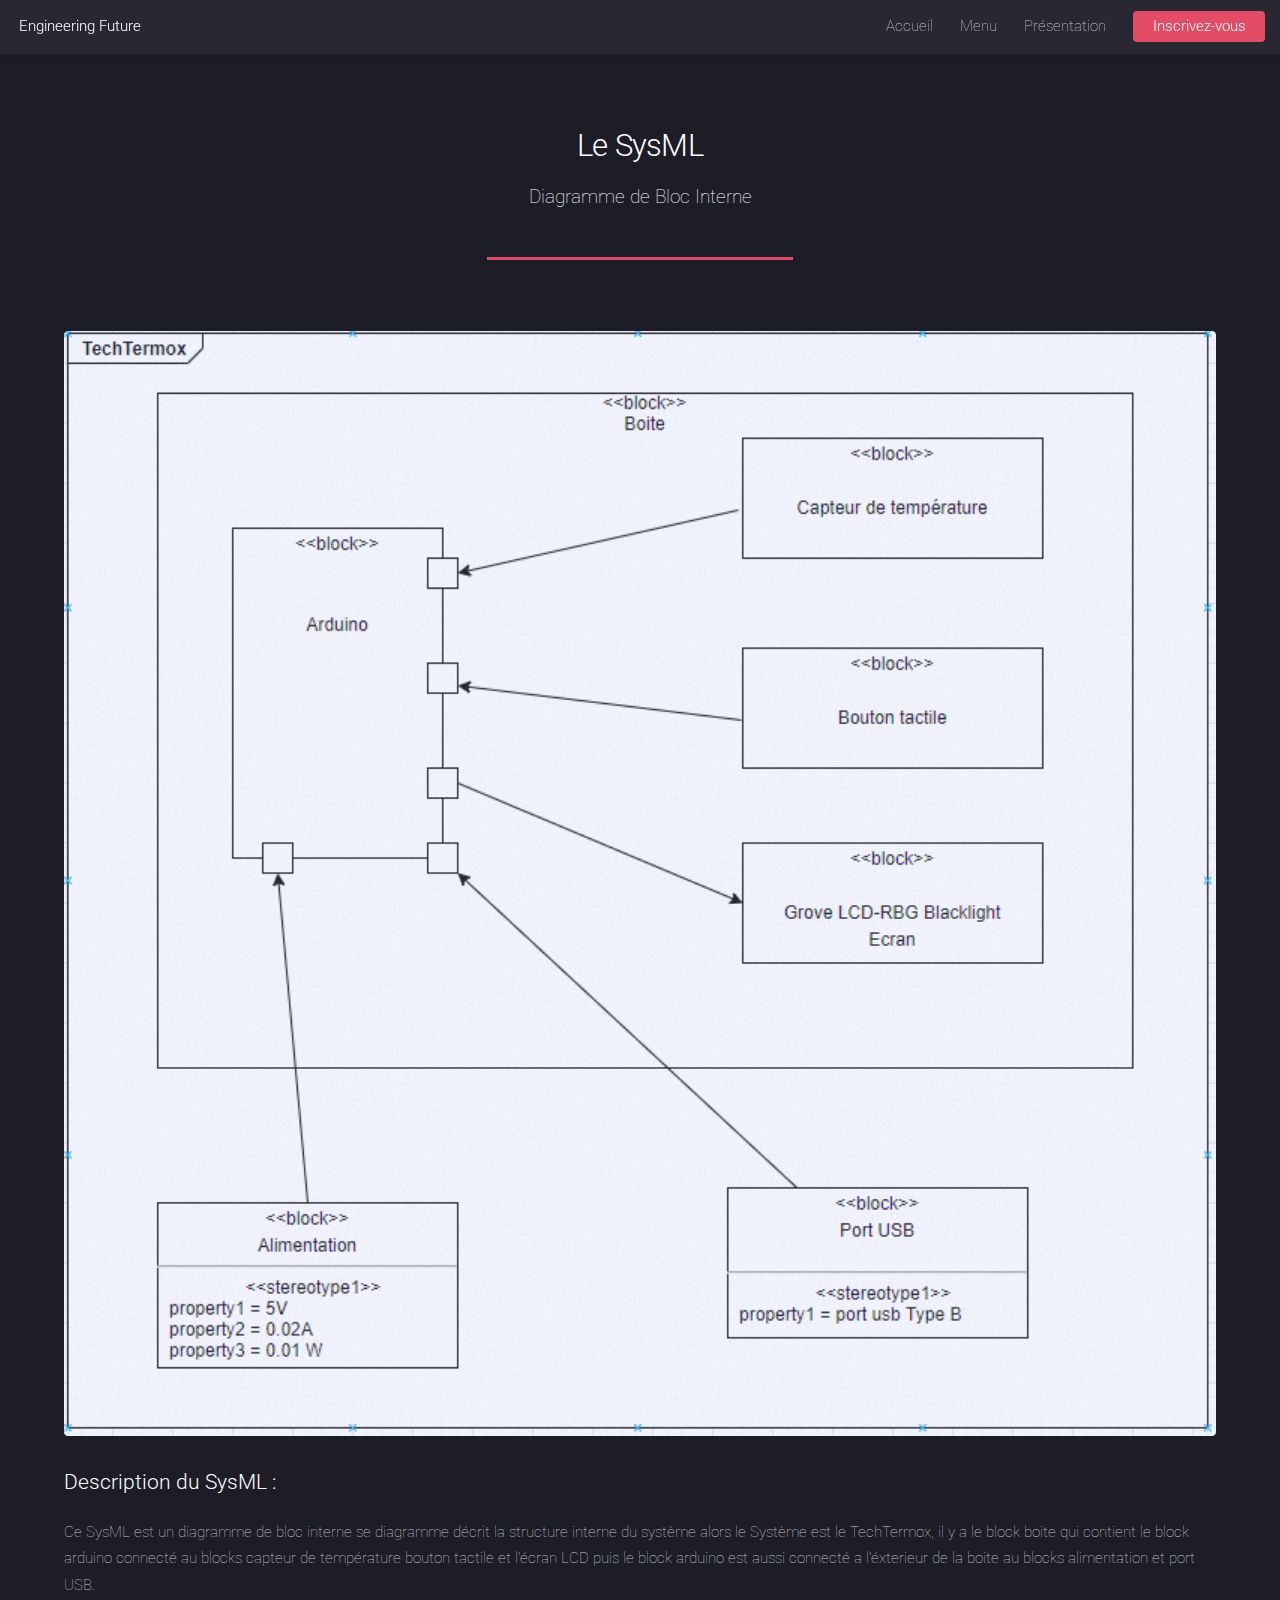
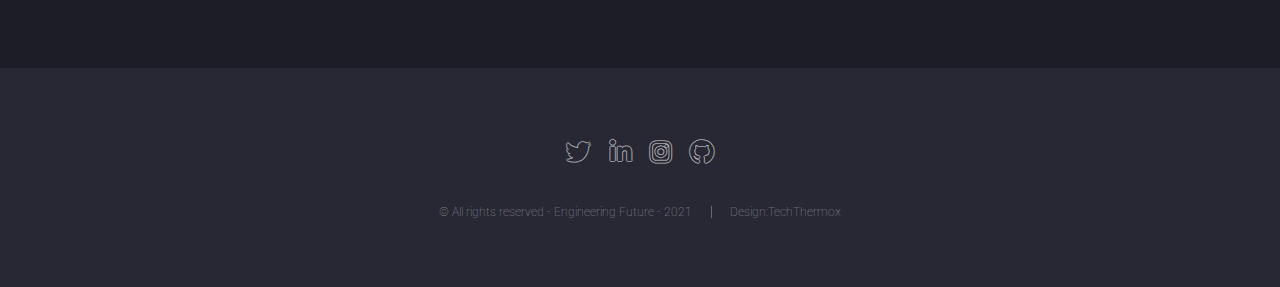
<file: no-sidebar.html>
<!DOCTYPE HTML>
<!--
	Landed by HTML5 UP
	html5up.net | @ajlkn
	Free for personal and commercial use under the CCA 3.0 license (html5up.net/license)
-->
<html>
	<head>
		<title>HTML</title>
		<meta charset="utf-8" />
		<meta name="viewport" content="width=device-width, initial-scale=1, user-scalable=no" />
		<link rel="stylesheet" href="assets/css/main.css" />
		<noscript><link rel="stylesheet" href="assets/css/noscript.css" /></noscript>
	</head>
	<body class="is-preload">
		<div id="page-wrapper">

			<!-- Header -->
				<header id="header">
					<h1 id="logo"><a href="index.html">Engineering Future</a></h1>
					<nav id="nav">
						<ul>
							<li><a href="index.html">Accueil</a></li>
							<li>
								<a href="#">Menu</a>
								<ul>
									<li><a href="right-sidebar.html">Achat de la TechThermox</a></li>
									<li><a href="left-sidebar.html">Etiquette énergétique</a></li>
									<li><a href="no-sidebar.html">SysML</a></li>
										<a href="page3.html">A quoi sert la ThecThermox ?</a>
									</li>
								</ul>
							</li>
							<li><a href="elements.html">Présentation</a></li>
							<li><a id="ID" class="button primary">Inscrivez-vous</a></li>
						</ul>
					</nav>
				</header>

			<!-- Main -->
				<div id="main" class="wrapper style1">
					<div class="container">
						<header class="major">
							<h2>Le SysML</h2>
							<p>Diagramme de Bloc Interne</p>
						</header>

						<!-- Content -->
							<section id="content">
								<a class="image fit"><img src="images/sysml.png" alt="" /></a>
								<h3>Description du SysML :</h3>
								<p>Ce SysML est un diagramme de bloc interne se diagramme décrit la structure interne du système alors le Système est le TechTermox, il y a le block boite qui contient le block arduino connecté au blocks capteur de température bouton tactile et l'écran LCD puis le block arduino est aussi connecté a l'éxterieur de la boite au blocks alimentation et port USB.</p>
								
								
							</section>

					</div>
				</div>

			<!-- Footer -->
				<footer id="footer">
					<ul class="icons">
						<li><a href="https://twitter.com/arduino?ref_src=twsrc%5Egoogle%7Ctwcamp%5Eserp%7Ctwgr%5Eauthor" target="_blank" class="icon brands alt fa-twitter"><span class="label">Twitter</span></a></li>
						<li><a href="https://www.linkedin.com/authwall?trk=gf&trkInfo=AQHwWVWkEc4yFAAAAXem56lAvfQ8uvB_Nx6UGAhzflxjFBmTN9-YIswatMxpXHpxS0hsRxI82Ujr7KCgeXUs0iT5hH5fIAeS29OieFtTWa2UyyMGW5p-_yBbbb24jiYdRUS7Qm8=&originalReferer=https://www.google.fr/&sessionRedirect=https%3A%2F%2Fwww.linkedin.com%2Fcompany%2Farduino" target="_blank" class="icon brands alt fa-linkedin-in"><span class="label">LinkedIn</span></a></li>
						<li><a href="https://www.instagram.com/arduino.cc/?hl=en" target="_blank" class="icon brands alt fa-instagram"><span class="label">Instagram</span></a></li>
						<li><a href="https://github.com/arduino" target="_blank" class="icon brands alt fa-github"><span class="label">GitHub</span></a></li>
					</ul>
					<ul class="copyright">
						<li>&copy; All rights reserved - Engineering Future - 2021</li><li>Design:TechThermox</li>
					</ul>
				</footer>

		</div>

		<!-- Scripts -->
			<script src="https://apps.elfsight.com/p/platform.js" defer></script>
			<div class="elfsight-app-99fb3a36-c7c8-4be9-b147-f3bcb129f352"></div>
			<script src="assets/js/jquery.min.js"></script>
			<script src="assets/js/jquery.scrolly.min.js"></script>
			<script src="assets/js/jquery.dropotron.min.js"></script>
			<script src="assets/js/jquery.scrollex.min.js"></script>
			<script src="assets/js/browser.min.js"></script>
			<script src="assets/js/breakpoints.min.js"></script>
			<script src="assets/js/util.js"></script>
			<script src="assets/js/main.js"></script>

	</body>
</html>
</file>
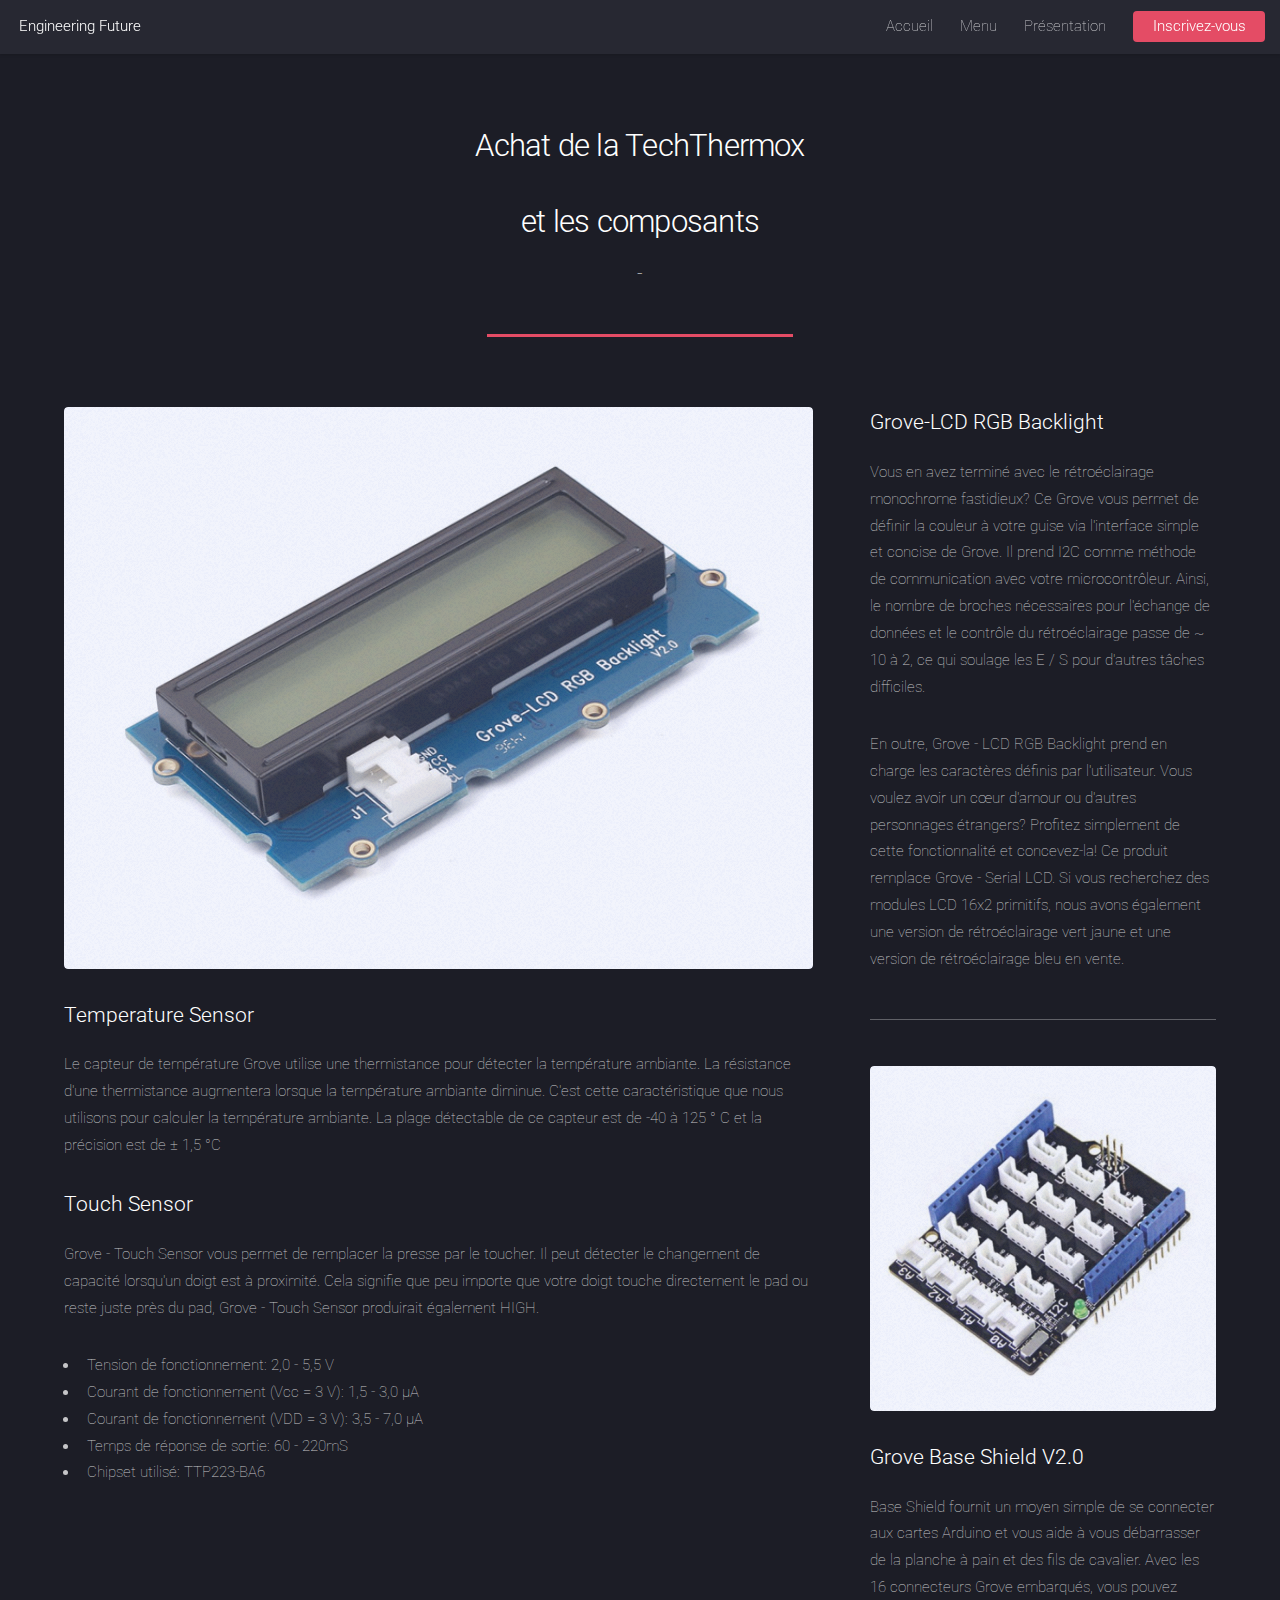
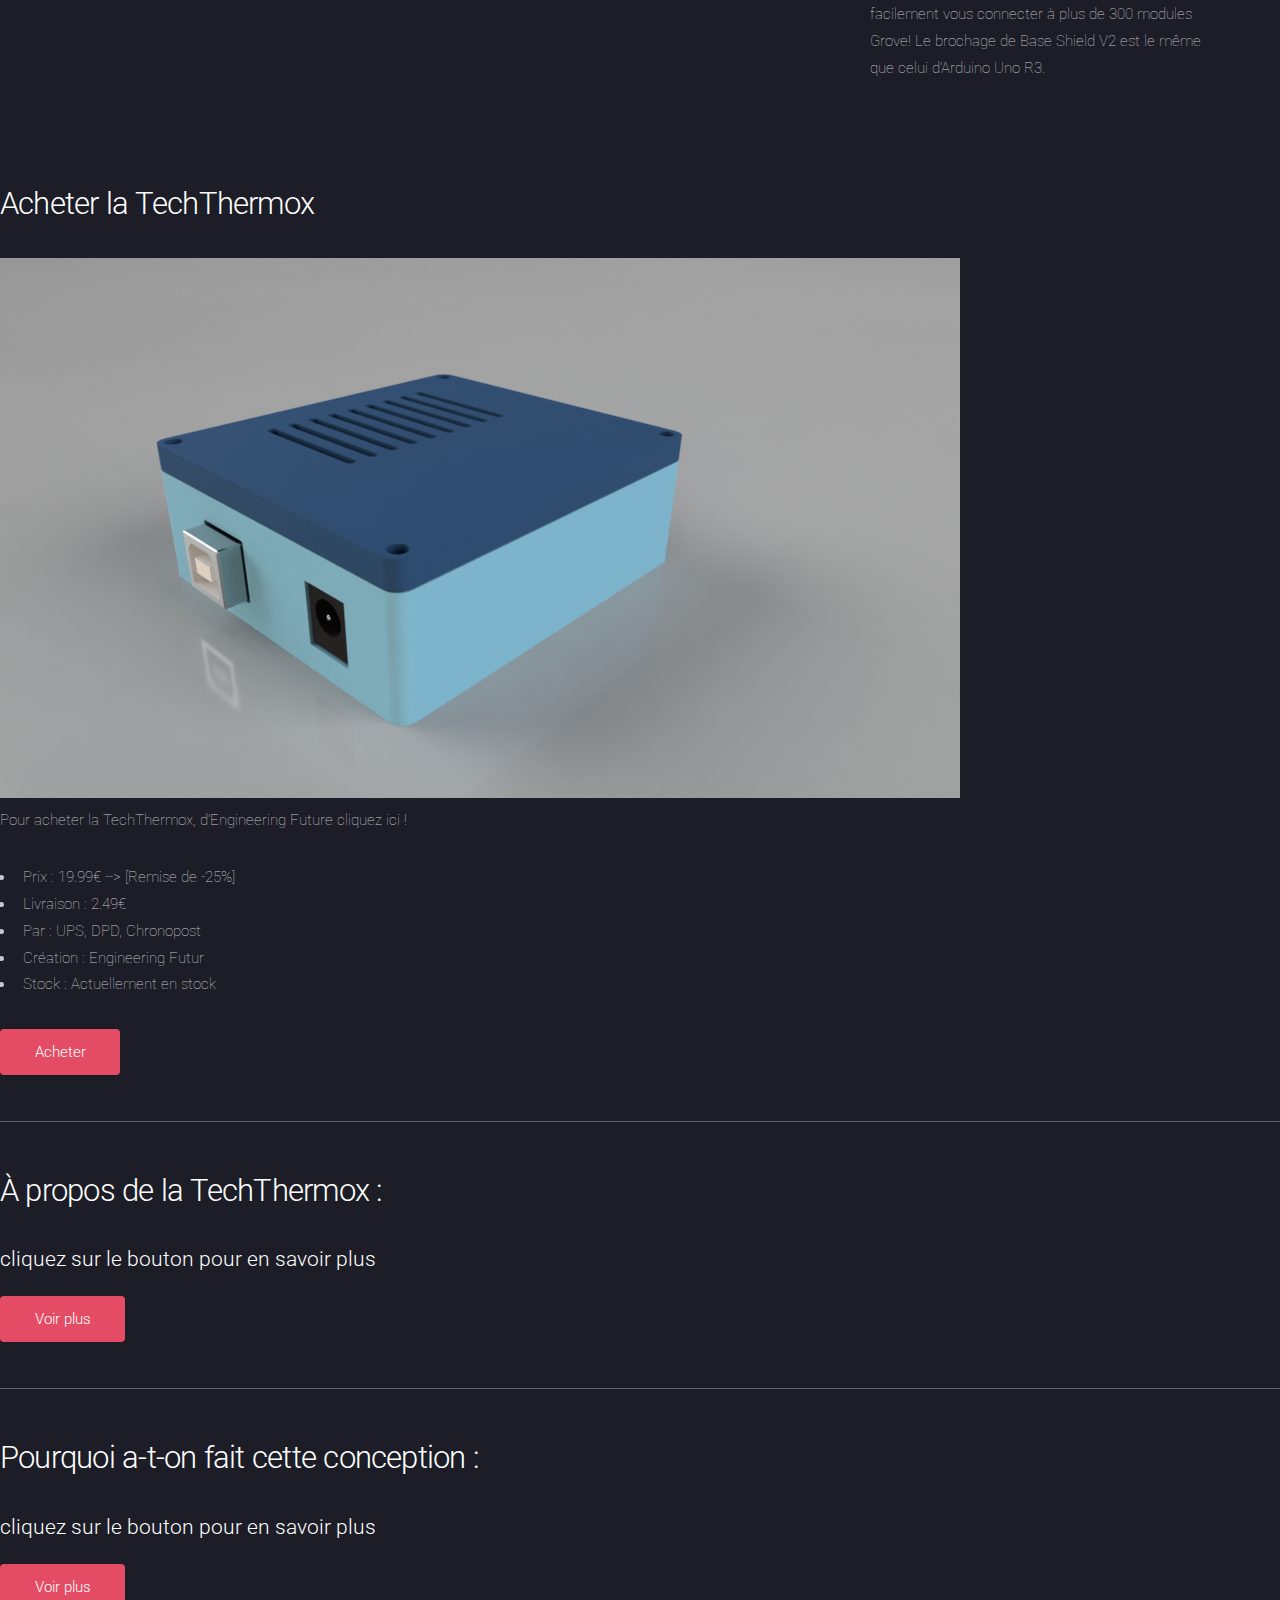
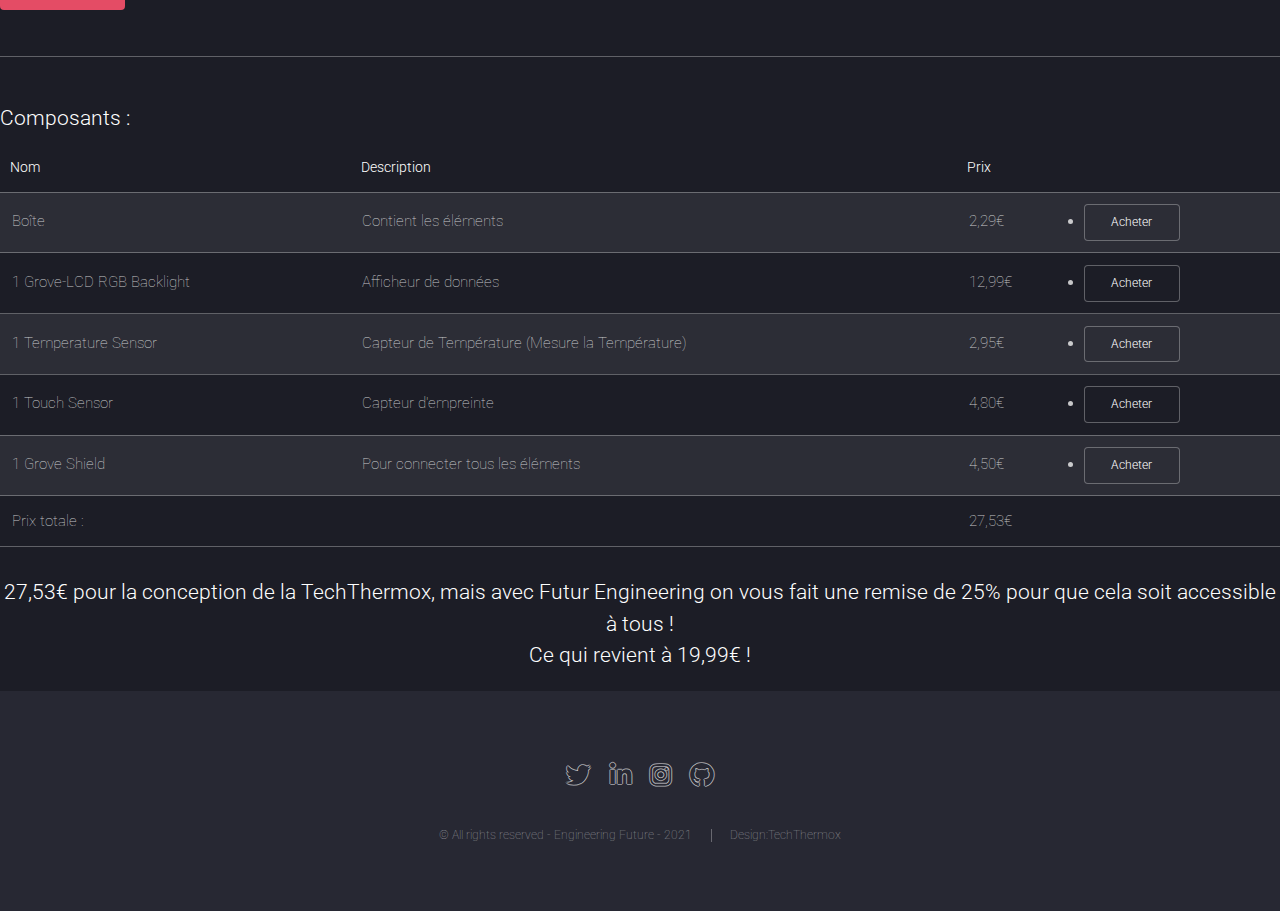
<file: right-sidebar.html>
<!DOCTYPE HTML>
<html>
	<head>
		<title>Achat de la TechThermox</title>
		<meta charset="utf-8" />
		<meta name="viewport" content="width=device-width, initial-scale=1, user-scalable=no" />
		<link rel="stylesheet" href="assets/css/main.css" />
		<noscript><link rel="stylesheet" href="assets/css/noscript.css" /></noscript>
	</head>
	<body class="is-preload">
		<div id="page-wrapper">

			<!-- Header -->
				<header id="header">
					<h1 id="logo"><a href="index.html">Engineering Future</a></h1>
					<nav id="nav">
						<ul>
							<li><a href="index.html">Accueil</a></li>
							<li>
								<a href="#">Menu</a>
								<ul>
									<li><a href="right-sidebar.html">Achat de la TechThermox</a></li>
									<li><a href="left-sidebar.html">Étiquette Energétique</a></li>
									<li><a href="no-sidebar.html">Sysml</a></li>
									<li>
										<a href="page3.html">A quoi sert la ThecThermox ?</a>
									</li>
								</ul>
							</li>
							<li><a href="elements.html">Présentation</a></li>
							<li><a id="ID"class="button primary">Inscrivez-vous</a></li>
						</ul>
					</nav>
				</header>

			<!-- Main -->
				<div id="main" class="wrapper style1">
					<div class="container">
						<header class="major">
							<h2>Achat de la TechThermox</h2>
							<h2>et les composants</h2>
							<p>-</p>
						</header>
						<div class="row gtr-150">
							<div class="col-8 col-12-medium">

								<!-- Content -->
									<section id="content">
										<a  class="image fit"><img src="images/led.jpg" alt="" /></a>
										<h3>Temperature Sensor</h3>
										<p>Le capteur de température Grove utilise une thermistance pour détecter la température ambiante. La résistance d'une thermistance augmentera lorsque la température ambiante diminue. C'est cette caractéristique que nous utilisons pour calculer la température ambiante. La plage détectable de ce capteur est de -40 à 125 ° C et la précision est de ± 1,5 °C</p>
										<h3>Touch Sensor</h3>
										<p>Grove - Touch Sensor vous permet de remplacer la presse par le toucher. Il peut détecter le changement de capacité lorsqu'un doigt est à proximité. Cela signifie que peu importe que votre doigt touche directement le pad ou reste juste près du pad, Grove - Touch Sensor produirait également HIGH.</p>
										<ul>
											<li>Tension de fonctionnement: 2,0 - 5,5 V</li>
											<li>Courant de fonctionnement (Vcc = 3 V): 1,5 - 3,0 μA</li>
											<li>Courant de fonctionnement (VDD = 3 V): 3,5 - 7,0 μA</li>
											<li>Temps de réponse de sortie: 60 - 220mS</li>
											<li>Chipset utilisé: TTP223-BA6</li>
										</ul>
									</section>

							</div>

							<div class="col-4 col-12-medium">

								<!-- Sidebar -->
									<section id="sidebar">
										<section>
											<h3>Grove-LCD RGB Backlight</h3>
											<p>Vous en avez terminé avec le rétroéclairage monochrome fastidieux? Ce Grove vous permet de définir la couleur à votre guise via l'interface simple et concise de Grove. Il prend I2C comme méthode de communication avec votre microcontrôleur. Ainsi, le nombre de broches nécessaires pour l'échange de données et le contrôle du rétroéclairage passe de ~ 10 à 2, ce qui soulage les E / S pour d'autres tâches difficiles. </p>
											<p>En outre, Grove - LCD RGB Backlight prend en charge les caractères définis par l'utilisateur. Vous voulez avoir un cœur d'amour ou d'autres personnages étrangers? Profitez simplement de cette fonctionnalité et concevez-la! Ce produit remplace Grove - Serial LCD. Si vous recherchez des modules LCD 16x2 primitifs, nous avons également une version de rétroéclairage vert jaune et une version de rétroéclairage bleu en vente.</p>
											
										</section>
										<hr />
										<section>
											<a class="image fit"><img src="images/shield.jpg" alt="" /></a>
											<h3>Grove Base Shield V2.0</h3>
											<p>Base Shield fournit un moyen simple de se connecter aux cartes Arduino et  vous aide à vous débarrasser de la planche à pain et des fils de cavalier. Avec les 16 connecteurs Grove embarqués, vous pouvez facilement vous connecter à plus de 300 modules Grove! Le brochage de Base Shield V2 est le même que celui d'Arduino Uno R3.</p>
											<footer>
												<ul class="actions">
													
												</ul>
												<section id="sidebar">
										<div class="row gtr-150">
							<div class="col-8 col-12-medium">

								<!-- Content -->
									

							</div>
							<div class="col-6 col-12-xsmall">
											</footer>
										</section>
									</section>

							</div>
						</div>
					</div>
				</div>
					
					<section>
						<h2>Acheter la TechThermox </h2>
							<tr>
								<div class="col-6 col-12-xsmall">
									<img src="images/large.png" alt="" />
									<p>Pour acheter la TechThermox, d'Engineering Future cliquez ici ! </p> 
										<ul>
											<li>Prix :  19.99€  -->  [Remise de -25%]</li>
											<li>Livraison : 2.49€</li>
											<li>Par : UPS, DPD, Chronopost</li>
											<li>Création : Engineering Futur</li>
											<li>Stock : Actuellement en stock</li>
								
										</ul>
										
								</div>

								<td><li><a id="flop" class="button primary">Acheter</a></li> </td>
							</tr>
					</section>
					<div class="col-6 col-12-xsmall">
						<hr>
						<h2>À propos de la TechThermox :</h2>
						<h3>cliquez sur le bouton pour en savoir plus</h3>
							
								<ul class="actions">
									<li><a href="page3.html" id="flop" class="button primary">Voir plus</a></li>
								</ul>
						
					</div>	
				<section>
					<hr>
					<h2> Pourquoi a-t-on fait cette conception :</h2>
					<h3>cliquez sur le bouton pour en savoir plus</h3>
					<ul class="actions">
									<li><a href="elements.html" id="flop" class="button primary">Voir plus</a></li>
								</ul>
					<hr>

								<h3> Composants :</h3>
								<div class="table-wrapper">
									<table>
										<thead>
											<tr>
												<th>Nom</th>
												<th>Description</th>
												<th> Prix</th>
											</tr>
										</thead>
										<tbody>
											<tr>
												<td>Boîte</td>
												<td>Contient les éléments</td>
												<td>2,29€</td>
												<td><li><a href="https://craftcloud3d.com/?utm_source=all3dp&utm_campaign=navbar1" class="button small">Acheter</a></li></td>
											</tr>
											<tr>
												<td>1 Grove-LCD RGB Backlight</td>
												<td>Afficheur de données </td>
												<td>12,99€</td>
												<td><li><a href="https://store.arduino.cc/" class="button small">Acheter</a></li></td>
											</tr>
											<tr>
												<td>1 Temperature Sensor</td>
												<td> Capteur de Température (Mesure la Température)</td>
												<td>2,95€</td>
												<td><li><a href="https://store.arduino.cc/" class="button small">Acheter</a></li></td>
											</tr>
											<tr>
												<td>1 Touch Sensor</td>
												<td>Capteur d'empreinte</td>
												<td>4,80€</td>
												<td><li><a href="https://store.arduino.cc/" class="button small">Acheter</a></li></td>
											</tr>
											<tr>
												<td>1 Grove Shield</td>
												<td>Pour connecter tous les éléments</td>
												<td>4,50€</td>
												<td><li><a href="https://store.arduino.cc/" class="button small">Acheter</a></li></td>
											</tr>
											<tr>
												<td>Prix totale :</td>
												<td></td>
												<td> 27,53€</td>
											</tr>	
											<div class="col-3 col-6-medium col-12-xsmall">	
									</div>
										</tbody>
										<tfoot>
											<tr>
												
											</tr>
										</tfoot>
									</table>
								</div>
							</section>
								<div class="col-3 col-6-medium col-12-xsmall">
								<center><h3>27,53€ pour la conception de la TechThermox, mais avec Futur Engineering on vous fait une remise de 25% pour que cela soit accessible à tous ! <br>Ce qui revient à 19,99€ !</center></h3>	
								</div>
			<!-- Footer -->
				<footer id="footer">
					<ul class="icons">
						<li><a href="https://twitter.com/arduino?ref_src=twsrc%5Egoogle%7Ctwcamp%5Eserp%7Ctwgr%5Eauthor" target="_blank" class="icon brands alt fa-twitter"><span class="label">Twitter</span></a></li>
						<li><a href="https://www.linkedin.com/authwall?trk=gf&trkInfo=AQHwWVWkEc4yFAAAAXem56lAvfQ8uvB_Nx6UGAhzflxjFBmTN9-YIswatMxpXHpxS0hsRxI82Ujr7KCgeXUs0iT5hH5fIAeS29OieFtTWa2UyyMGW5p-_yBbbb24jiYdRUS7Qm8=&originalReferer=https://www.google.fr/&sessionRedirect=https%3A%2F%2Fwww.linkedin.com%2Fcompany%2Farduino" target="_blank" class="icon brands alt fa-linkedin-in"><span class="label">LinkedIn</span></a></li>
						<li><a href="https://www.instagram.com/arduino.cc/?hl=en" target="_blank" class="icon brands alt fa-instagram"><span class="label">Instagram</span></a></li>
						<li><a href="https://github.com/arduino" target="_blank" class="icon brands alt fa-github"><span class="label">GitHub</span></a></li>
					</ul>
					<ul class="copyright">
						<li>&copy; All rights reserved - Engineering Future - 2021</li><li>Design:TechThermox</li>
					</ul>
				</footer>

		</div>

		<!-- Scripts -->
			<script src="https://apps.elfsight.com/p/platform.js" defer></script>
			<div class="elfsight-app-99fb3a36-c7c8-4be9-b147-f3bcb129f352"></div>
			<script src="https://apps.elfsight.com/p/platform.js" defer></script>
			<div class="elfsight-app-cdb3bd6c-d22b-4094-8157-d7ee8f278d3b"></div>
			<script src="assets/js/jquery.min.js"></script>
			<script src="assets/js/jquery.scrolly.min.js"></script>
			<script src="assets/js/jquery.dropotron.min.js"></script>
			<script src="assets/js/jquery.scrollex.min.js"></script>
			<script src="assets/js/browser.min.js"></script>
			<script src="assets/js/breakpoints.min.js"></script>
			<script src="assets/js/util.js"></script>
			<script src="assets/js/main.js"></script>

	</body>
</html>
</file>
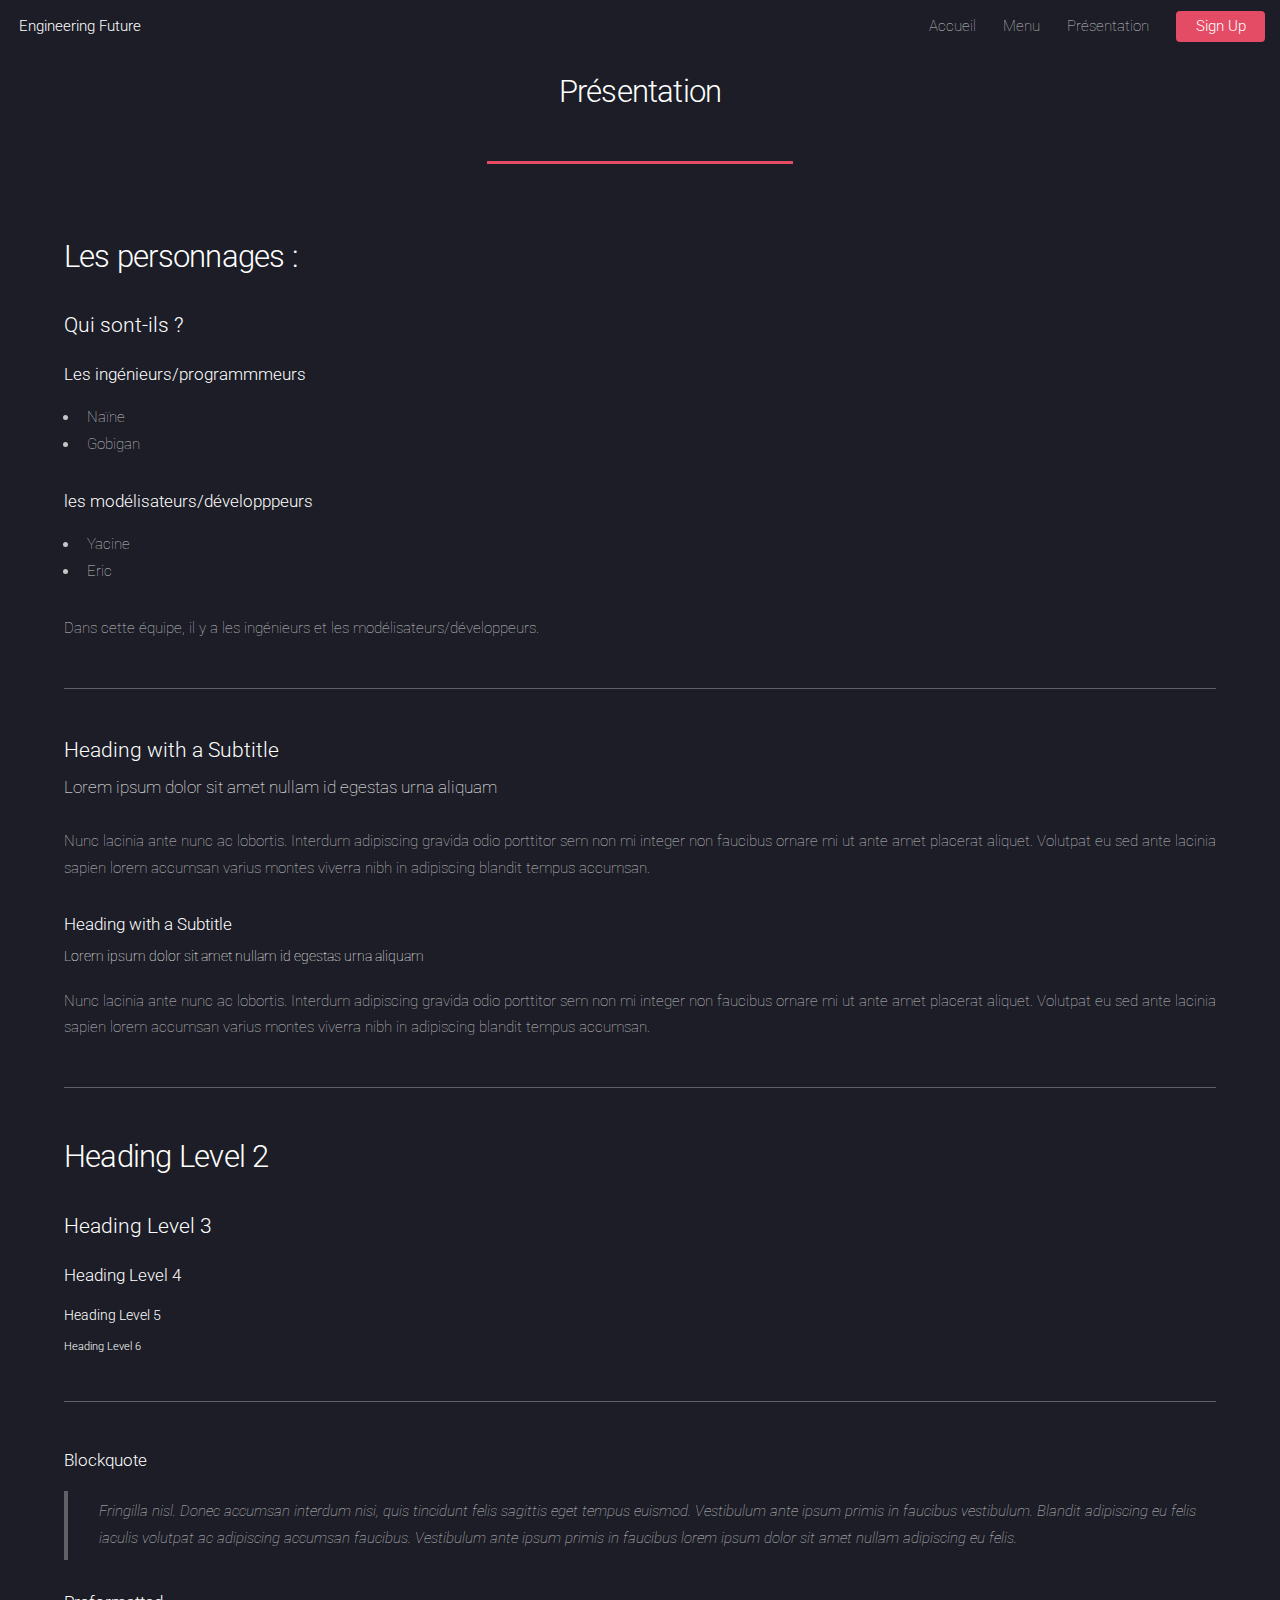
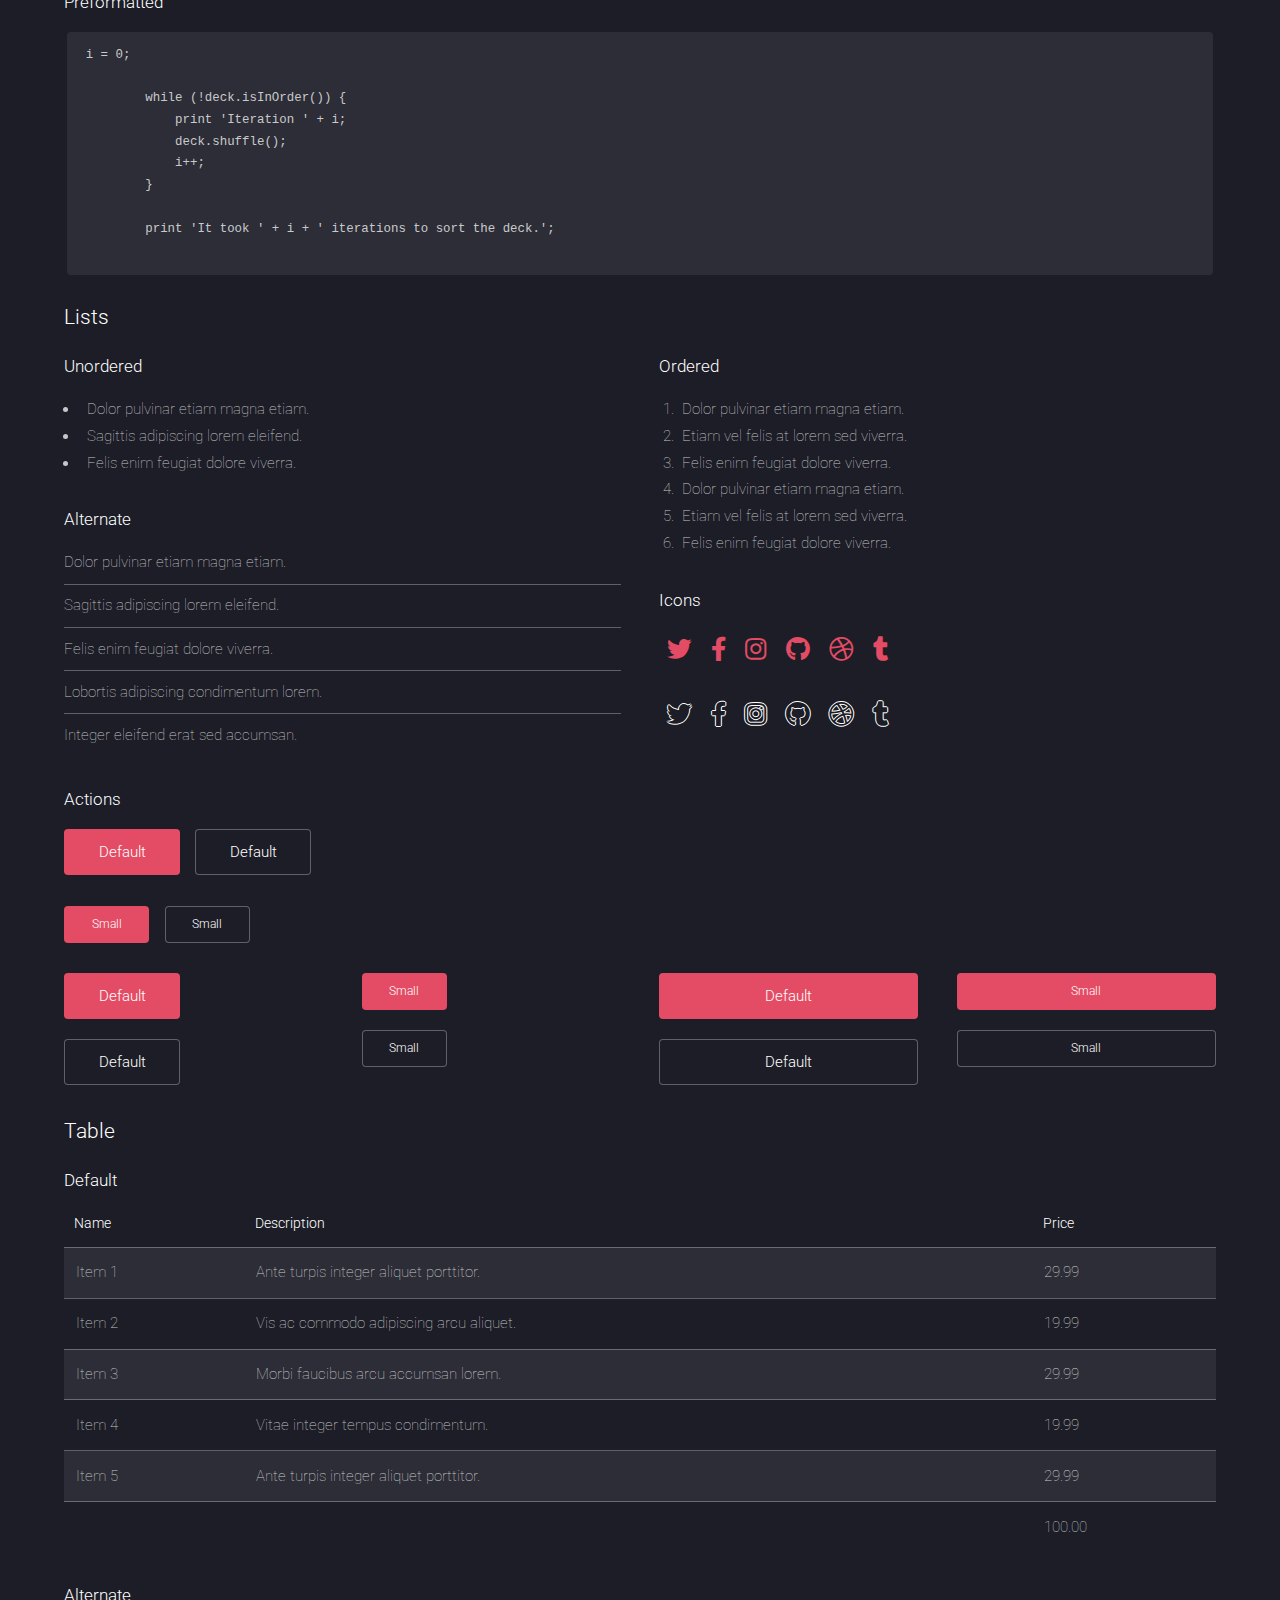
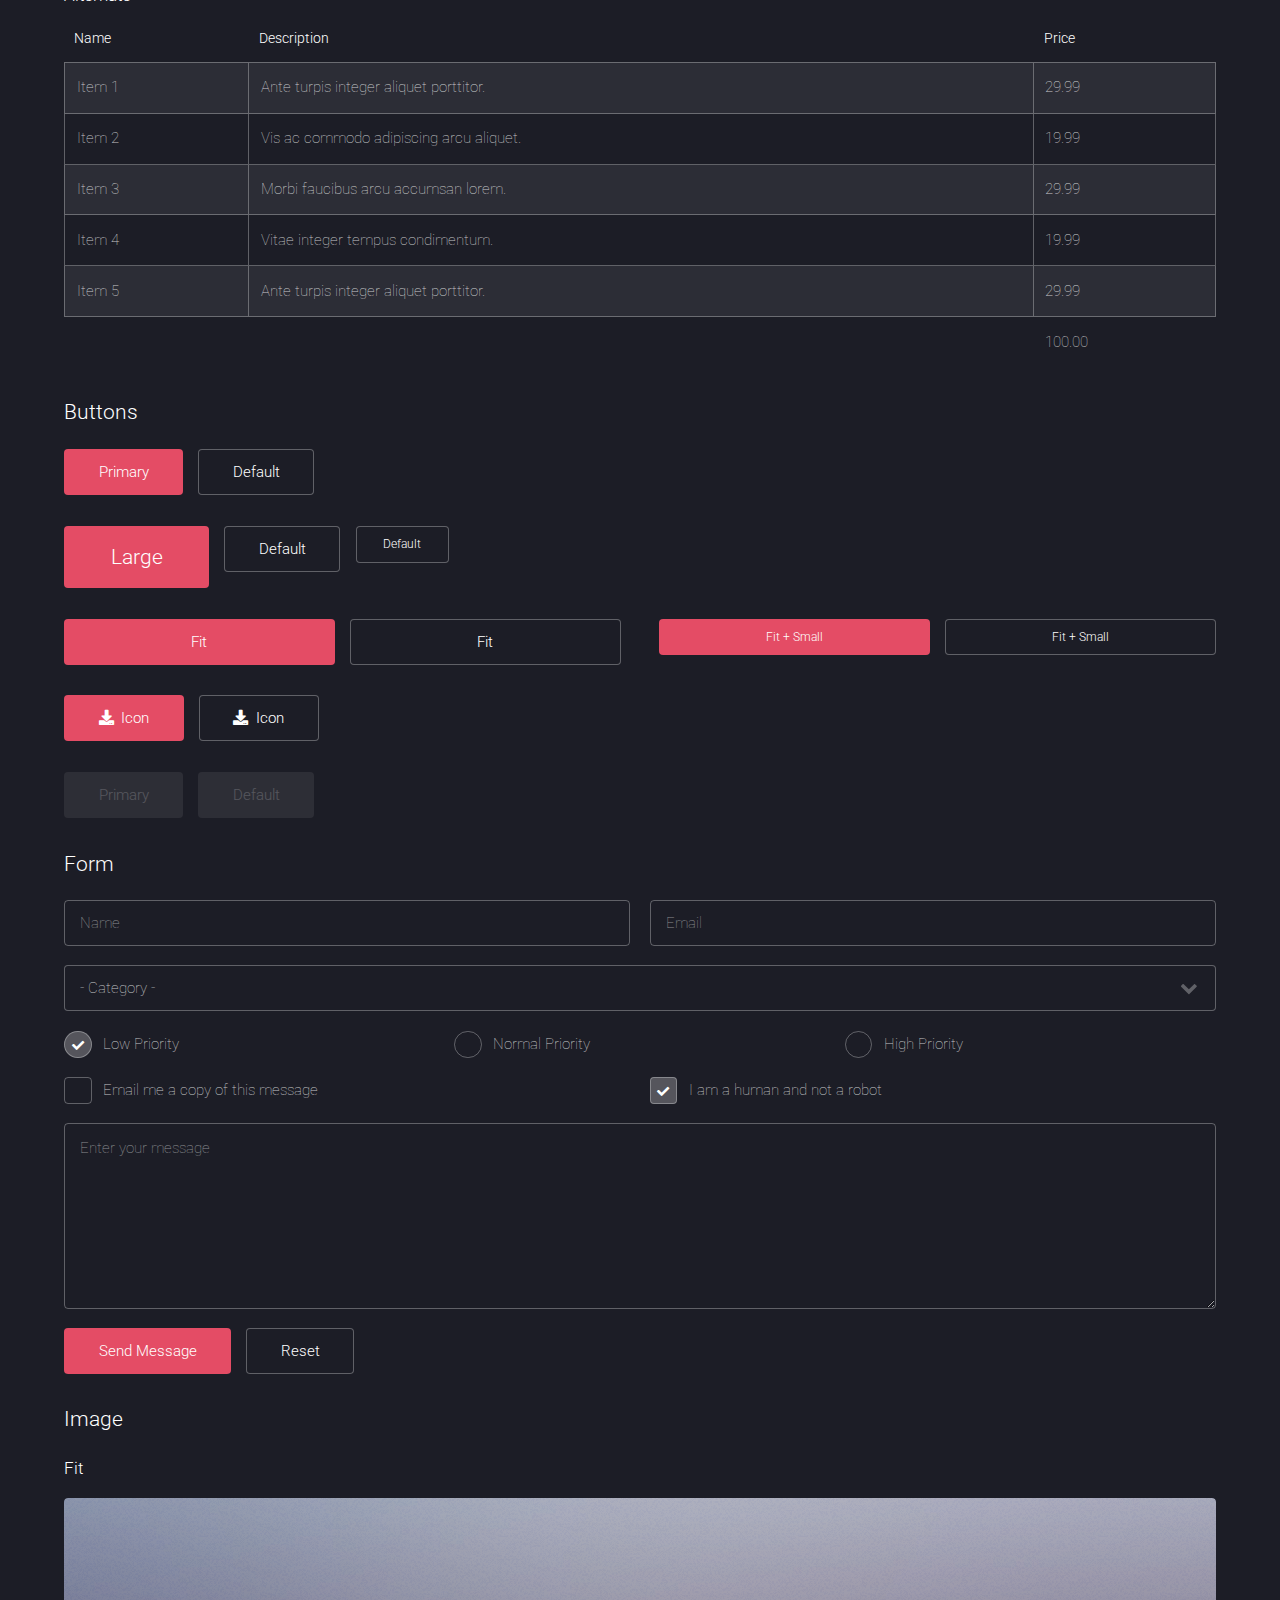
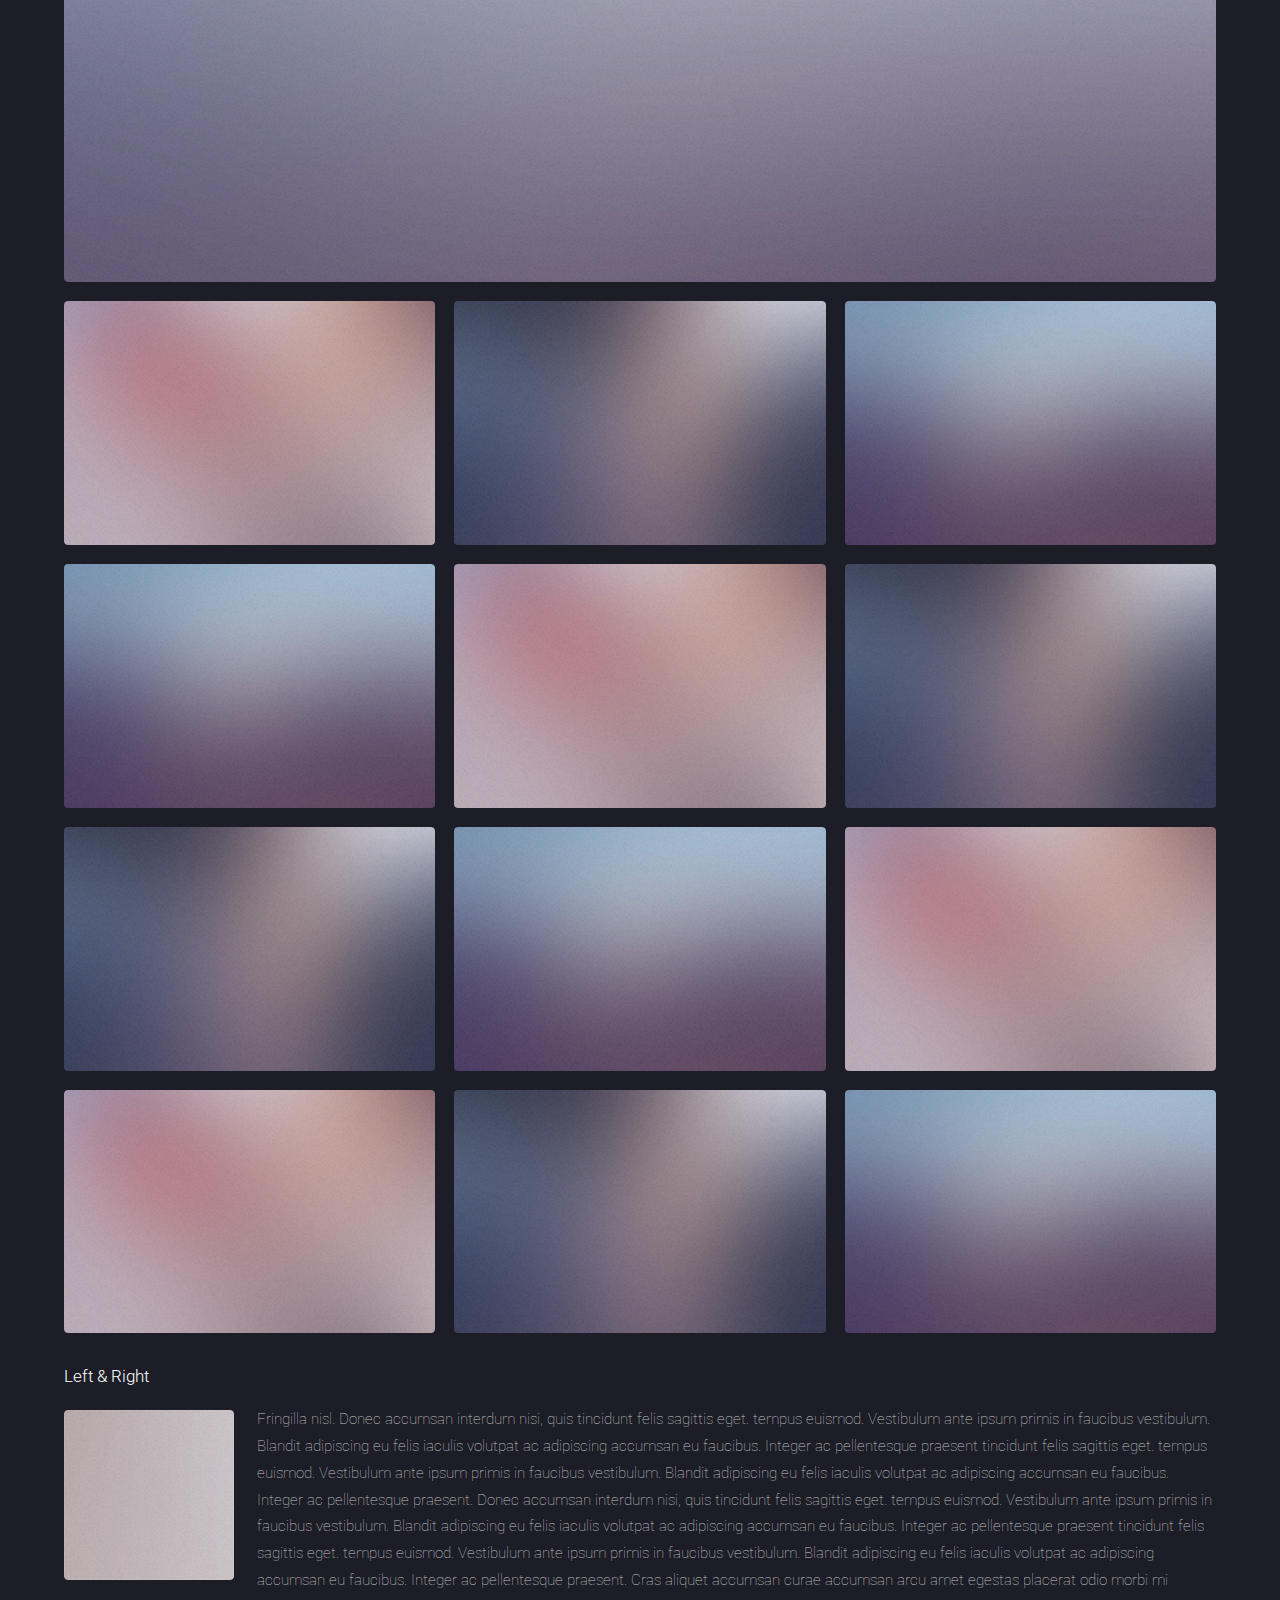
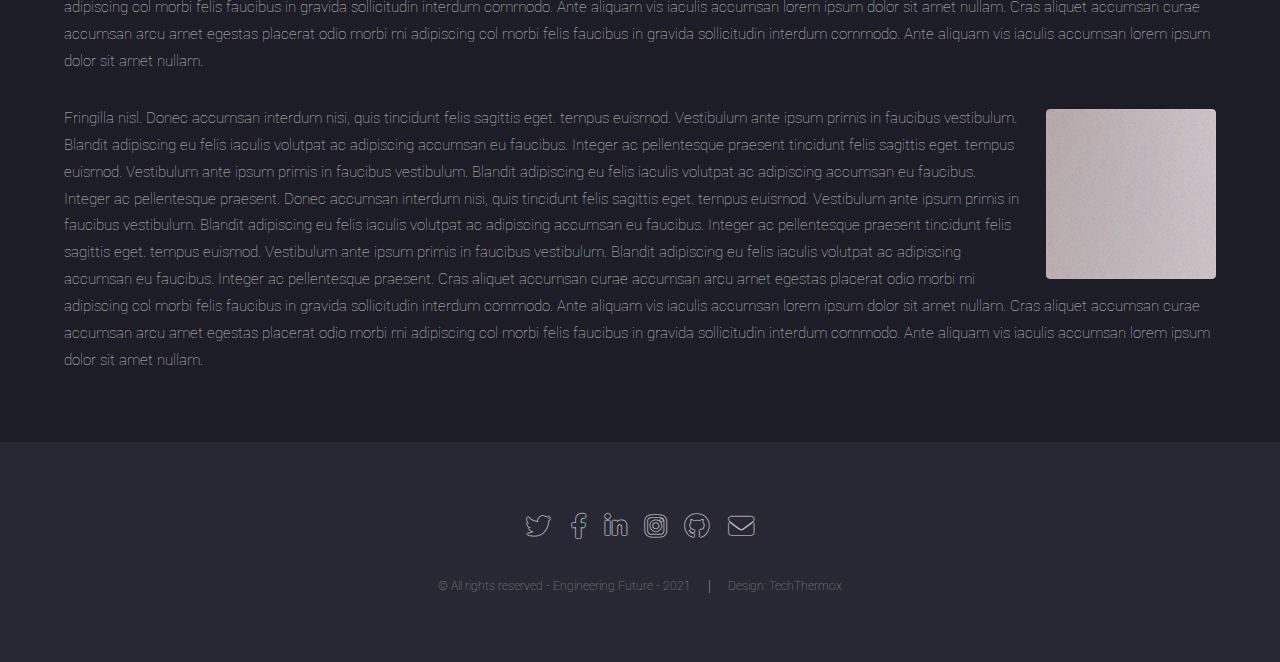
<file: html5up-landed/elements.html>
<!DOCTYPE HTML>
<!--
	Landed by HTML5 UP
	html5up.net | @ajlkn
	Free for personal and commercial use under the CCA 3.0 license (html5up.net/license)
-->
<html>
	<head>
		<title>TechThermox</title>
		<meta charset="utf-8" />
		<meta name="viewport" content="width=device-width, initial-scale=1, user-scalable=no" />
		<link rel="stylesheet" href="assets/css/main.css" />
		<noscript><link rel="stylesheet" href="assets/css/noscript.css" /></noscript>
	</head>
	<body class="is-preload landing">
		<div id="page-wrapper">

			<!-- Header -->
				<header id="header">
					<h1 id="logo"><a href="index.html">Engineering Future</a></h1>
					<nav id="nav">
						<ul>
							<li><a href="index.html">Accueil</a></li>
							<li>
								<a href="#">Menu</a>
								<ul>
									<li><a href="right-sidebar.html">Achat de la TechThermox</a></li>
									<li><a href="left-sidebar.html">Étiquette énergétique</a></li>
									<li><a href="no-sidebar.html">Sysml</a></li>
									<li>
										<a href="page3.html">A quoi sert la TechThermox ?</a>
										
									</li>
								</ul>
							</li>
							<li><a href="elements.html">Présentation</a></li>
							<li><a href="#" class="button primary">Sign Up</a></li>
						</ul>
					</nav>
				</header>

			<!-- Main -->
				<div id="main" class="wrapper style1">
					<div class="container">
						<header class="major">
							<h2>Présentation</h2>
							
						</header>

						<!-- Text -->
							<section>
								<h2>Les personnages :</h2>
								<h3>Qui sont-ils ?</h3>
								<h4> Les ingénieurs/programmmeurs</h4>
								<ul>
									<li>Naïne </li>
									<li>Gobigan</li>
								</ul>
								<h4>les modélisateurs/développpeurs </h4>
								<ul>	
									<li>Yacine</li>
									<li>Eric</li>
								</ul>
								<p> Dans cette équipe, il y a les ingénieurs et les modélisateurs/développeurs.</p>

								<hr />

								<header>
									<h3>Heading with a Subtitle</h3>
									<p>Lorem ipsum dolor sit amet nullam id egestas urna aliquam</p>
								</header>
								<p>Nunc lacinia ante nunc ac lobortis. Interdum adipiscing gravida odio porttitor sem non mi integer non faucibus ornare mi ut ante amet placerat aliquet. Volutpat eu sed ante lacinia sapien lorem accumsan varius montes viverra nibh in adipiscing blandit tempus accumsan.</p>
								<header>
									<h4>Heading with a Subtitle</h4>
									<p>Lorem ipsum dolor sit amet nullam id egestas urna aliquam</p>
								</header>
								<p>Nunc lacinia ante nunc ac lobortis. Interdum adipiscing gravida odio porttitor sem non mi integer non faucibus ornare mi ut ante amet placerat aliquet. Volutpat eu sed ante lacinia sapien lorem accumsan varius montes viverra nibh in adipiscing blandit tempus accumsan.</p>

								<hr />

								<h2>Heading Level 2</h2>
								<h3>Heading Level 3</h3>
								<h4>Heading Level 4</h4>
								<h5>Heading Level 5</h5>
								<h6>Heading Level 6</h6>

								<hr />

								<h4>Blockquote</h4>
								<blockquote>Fringilla nisl. Donec accumsan interdum nisi, quis tincidunt felis sagittis eget tempus euismod. Vestibulum ante ipsum primis in faucibus vestibulum. Blandit adipiscing eu felis iaculis volutpat ac adipiscing accumsan faucibus. Vestibulum ante ipsum primis in faucibus lorem ipsum dolor sit amet nullam adipiscing eu felis.</blockquote>

								<h4>Preformatted</h4>
								<pre><code>i = 0;

	while (!deck.isInOrder()) {
	    print 'Iteration ' + i;
	    deck.shuffle();
	    i++;
	}

	print 'It took ' + i + ' iterations to sort the deck.';
	</code></pre>
							</section>

						<!-- Lists -->
							<section>
								<h3>Lists</h3>
								<div class="row">
									<div class="col-6 col-12-xsmall">

										<h4>Unordered</h4>
										<ul>
											<li>Dolor pulvinar etiam magna etiam.</li>
											<li>Sagittis adipiscing lorem eleifend.</li>
											<li>Felis enim feugiat dolore viverra.</li>
										</ul>

										<h4>Alternate</h4>
										<ul class="alt">
											<li>Dolor pulvinar etiam magna etiam.</li>
											<li>Sagittis adipiscing lorem eleifend.</li>
											<li>Felis enim feugiat dolore viverra.</li>
											<li>Lobortis adipiscing condimentum lorem.</li>
											<li>Integer eleifend erat sed accumsan.</li>
										</ul>

									</div>
									<div class="col-6 col-12-xsmall">

										<h4>Ordered</h4>
										<ol>
											<li>Dolor pulvinar etiam magna etiam.</li>
											<li>Etiam vel felis at lorem sed viverra.</li>
											<li>Felis enim feugiat dolore viverra.</li>
											<li>Dolor pulvinar etiam magna etiam.</li>
											<li>Etiam vel felis at lorem sed viverra.</li>
											<li>Felis enim feugiat dolore viverra.</li>
										</ol>

										<h4>Icons</h4>
										<ul class="icons">
											<li><a href="#" class="icon brands fa-twitter"><span class="label">Twitter</span></a></li>
											<li><a href="#" class="icon brands fa-facebook-f"><span class="label">Facebook</span></a></li>
											<li><a href="#" class="icon brands fa-instagram"><span class="label">Instagram</span></a></li>
											<li><a href="#" class="icon brands fa-github"><span class="label">Github</span></a></li>
											<li><a href="#" class="icon brands fa-dribbble"><span class="label">Dribbble</span></a></li>
											<li><a href="#" class="icon brands fa-tumblr"><span class="label">Tumblr</span></a></li>
										</ul>
										<ul class="icons">
											<li><a href="#" class="icon brands alt fa-twitter"><span class="label">Twitter</span></a></li>
											<li><a href="#" class="icon brands alt fa-facebook-f"><span class="label">Facebook</span></a></li>
											<li><a href="#" class="icon brands alt fa-instagram"><span class="label">Instagram</span></a></li>
											<li><a href="#" class="icon brands alt fa-github"><span class="label">Github</span></a></li>
											<li><a href="#" class="icon brands alt fa-dribbble"><span class="label">Dribbble</span></a></li>
											<li><a href="#" class="icon brands alt fa-tumblr"><span class="label">Tumblr</span></a></li>
										</ul>

									</div>
								</div>

								<h4>Actions</h4>
								<ul class="actions">
									<li><a href="#" class="button primary">Default</a></li>
									<li><a href="#" class="button">Default</a></li>
								</ul>
								<ul class="actions small">
									<li><a href="#" class="button primary small">Small</a></li>
									<li><a href="#" class="button small">Small</a></li>
								</ul>
								<div class="row">
									<div class="col-3 col-6-medium col-12-xsmall">
										<ul class="actions stacked">
											<li><a href="#" class="button primary">Default</a></li>
											<li><a href="#" class="button">Default</a></li>
										</ul>
									</div>
									<div class="col-3 col-6-medium col-12-xsmall">
										<ul class="actions stacked">
											<li><a href="#" class="button primary small">Small</a></li>
											<li><a href="#" class="button small">Small</a></li>
										</ul>
									</div>
									<div class="col-3 col-6-medium col-12-xsmall">
										<ul class="actions stacked">
											<li><a href="#" class="button primary fit">Default</a></li>
											<li><a href="#" class="button fit">Default</a></li>
										</ul>
									</div>
									<div class="col-3 col-6-medium col-12-xsmall">
										<ul class="actions stacked">
											<li><a href="#" class="button primary small fit">Small</a></li>
											<li><a href="#" class="button small fit">Small</a></li>
										</ul>
									</div>
								</div>
							</section>

						<!-- Table -->
							<section>
								<h3>Table</h3>
								<h4>Default</h4>
								<div class="table-wrapper">
									<table>
										<thead>
											<tr>
												<th>Name</th>
												<th>Description</th>
												<th>Price</th>
											</tr>
										</thead>
										<tbody>
											<tr>
												<td>Item 1</td>
												<td>Ante turpis integer aliquet porttitor.</td>
												<td>29.99</td>
											</tr>
											<tr>
												<td>Item 2</td>
												<td>Vis ac commodo adipiscing arcu aliquet.</td>
												<td>19.99</td>
											</tr>
											<tr>
												<td>Item 3</td>
												<td> Morbi faucibus arcu accumsan lorem.</td>
												<td>29.99</td>
											</tr>
											<tr>
												<td>Item 4</td>
												<td>Vitae integer tempus condimentum.</td>
												<td>19.99</td>
											</tr>
											<tr>
												<td>Item 5</td>
												<td>Ante turpis integer aliquet porttitor.</td>
												<td>29.99</td>
											</tr>
										</tbody>
										<tfoot>
											<tr>
												<td colspan="2"></td>
												<td>100.00</td>
											</tr>
										</tfoot>
									</table>
								</div>
								<h4>Alternate</h4>
								<div class="table-wrapper">
									<table class="alt">
										<thead>
											<tr>
												<th>Name</th>
												<th>Description</th>
												<th>Price</th>
											</tr>
										</thead>
										<tbody>
											<tr>
												<td>Item 1</td>
												<td>Ante turpis integer aliquet porttitor.</td>
												<td>29.99</td>
											</tr>
											<tr>
												<td>Item 2</td>
												<td>Vis ac commodo adipiscing arcu aliquet.</td>
												<td>19.99</td>
											</tr>
											<tr>
												<td>Item 3</td>
												<td> Morbi faucibus arcu accumsan lorem.</td>
												<td>29.99</td>
											</tr>
											<tr>
												<td>Item 4</td>
												<td>Vitae integer tempus condimentum.</td>
												<td>19.99</td>
											</tr>
											<tr>
												<td>Item 5</td>
												<td>Ante turpis integer aliquet porttitor.</td>
												<td>29.99</td>
											</tr>
										</tbody>
										<tfoot>
											<tr>
												<td colspan="2"></td>
												<td>100.00</td>
											</tr>
										</tfoot>
									</table>
								</div>
							</section>

						<!-- Buttons -->
							<section>
								<h3>Buttons</h3>
								<ul class="actions">
									<li><a href="#" class="button primary">Primary</a></li>
									<li><a href="#" class="button">Default</a></li>
								</ul>
								<ul class="actions">
									<li><a href="#" class="button primary large">Large</a></li>
									<li><a href="#" class="button">Default</a></li>
									<li><a href="#" class="button small">Default</a></li>
								</ul>
								<div class="row">
									<div class="col-6 col-12-xsmall">
										<ul class="actions fit">
											<li><a href="#" class="button primary fit">Fit</a></li>
											<li><a href="#" class="button fit">Fit</a></li>
										</ul>
									</div>
									<div class="col-6 col-12-xsmall">
										<ul class="actions fit small">
											<li><a href="#" class="button primary fit small">Fit + Small</a></li>
											<li><a href="#" class="button fit small">Fit + Small</a></li>
										</ul>
									</div>
								</div>
								<ul class="actions">
									<li><a href="#" class="button primary icon solid fa-download">Icon</a></li>
									<li><a href="#" class="button icon solid fa-download">Icon</a></li>
								</ul>
								<ul class="actions">
									<li><span class="button primary disabled">Primary</span></li>
									<li><span class="button disabled">Default</span></li>
								</ul>
							</section>

						<!-- Form -->
							<section>
								<h3>Form</h3>
								<form method="post" action="#">
									<div class="row gtr-uniform gtr-50">
										<div class="col-6 col-12-xsmall">
											<input type="text" name="name" id="name" value="" placeholder="Name" />
										</div>
										<div class="col-6 col-12-xsmall">
											<input type="email" name="email" id="email" value="" placeholder="Email" />
										</div>
										<div class="col-12">
											<select name="category" id="category">
												<option value="">- Category -</option>
												<option value="1">Manufacturing</option>
												<option value="1">Shipping</option>
												<option value="1">Administration</option>
												<option value="1">Human Resources</option>
											</select>
										</div>
										<div class="col-4 col-12-medium">
											<input type="radio" id="priority-low" name="priority" checked>
											<label for="priority-low">Low Priority</label>
										</div>
										<div class="col-4 col-12-medium">
											<input type="radio" id="priority-normal" name="priority">
											<label for="priority-normal">Normal Priority</label>
										</div>
										<div class="col-4 col-12-medium">
											<input type="radio" id="priority-high" name="priority">
											<label for="priority-high">High Priority</label>
										</div>
										<div class="col-6 col-12-medium">
											<input type="checkbox" id="copy" name="copy">
											<label for="copy">Email me a copy of this message</label>
										</div>
										<div class="col-6 col-12-medium">
											<input type="checkbox" id="human" name="human" checked>
											<label for="human">I am a human and not a robot</label>
										</div>
										<div class="col-12">
											<textarea name="message" id="message" placeholder="Enter your message" rows="6"></textarea>
										</div>
										<div class="col-12">
											<ul class="actions">
												<li><input type="submit" value="Send Message" class="primary" /></li>
												<li><input type="reset" value="Reset" /></li>
											</ul>
										</div>
									</div>
								</form>
							</section>

						<!-- Image -->
							<section>
								<h3>Image</h3>
								<h4>Fit</h4>
								<div class="box alt">
									<div class="row gtr-50 gtr-uniform">
										<div class="col-12"><span class="image fit"><img src="images/pic07.jpg" alt="" /></span></div>
										<div class="col-4 col-6-xsmall"><span class="image fit"><img src="images/pic02.jpg" alt="" /></span></div>
										<div class="col-4 col-6-xsmall"><span class="image fit"><img src="images/pic03.jpg" alt="" /></span></div>
										<div class="col-4 col-6-xsmall"><span class="image fit"><img src="images/pic04.jpg" alt="" /></span></div>
										<div class="col-4 col-6-xsmall"><span class="image fit"><img src="images/pic04.jpg" alt="" /></span></div>
										<div class="col-4 col-6-xsmall"><span class="image fit"><img src="images/pic02.jpg" alt="" /></span></div>
										<div class="col-4 col-6-xsmall"><span class="image fit"><img src="images/pic03.jpg" alt="" /></span></div>
										<div class="col-4 col-6-xsmall"><span class="image fit"><img src="images/pic03.jpg" alt="" /></span></div>
										<div class="col-4 col-6-xsmall"><span class="image fit"><img src="images/pic04.jpg" alt="" /></span></div>
										<div class="col-4 col-6-xsmall"><span class="image fit"><img src="images/pic02.jpg" alt="" /></span></div>
										<div class="col-4 col-6-xsmall"><span class="image fit"><img src="images/pic02.jpg" alt="" /></span></div>
										<div class="col-4 col-6-xsmall"><span class="image fit"><img src="images/pic03.jpg" alt="" /></span></div>
										<div class="col-4 col-6-xsmall"><span class="image fit"><img src="images/pic04.jpg" alt="" /></span></div>
									</div>
								</div>

								<h4>Left &amp; Right</h4>
								<p><span class="image left"><img src="images/pic08.jpg" alt="" /></span>Fringilla nisl. Donec accumsan interdum nisi, quis tincidunt felis sagittis eget. tempus euismod. Vestibulum ante ipsum primis in faucibus vestibulum. Blandit adipiscing eu felis iaculis volutpat ac adipiscing accumsan eu faucibus. Integer ac pellentesque praesent tincidunt felis sagittis eget. tempus euismod. Vestibulum ante ipsum primis in faucibus vestibulum. Blandit adipiscing eu felis iaculis volutpat ac adipiscing accumsan eu faucibus. Integer ac pellentesque praesent. Donec accumsan interdum nisi, quis tincidunt felis sagittis eget. tempus euismod. Vestibulum ante ipsum primis in faucibus vestibulum. Blandit adipiscing eu felis iaculis volutpat ac adipiscing accumsan eu faucibus. Integer ac pellentesque praesent tincidunt felis sagittis eget. tempus euismod. Vestibulum ante ipsum primis in faucibus vestibulum. Blandit adipiscing eu felis iaculis volutpat ac adipiscing accumsan eu faucibus. Integer ac pellentesque praesent. Cras aliquet accumsan curae accumsan arcu amet egestas placerat odio morbi mi adipiscing col morbi felis faucibus in gravida sollicitudin interdum commodo. Ante aliquam vis iaculis accumsan lorem ipsum dolor sit amet nullam. Cras aliquet accumsan curae accumsan arcu amet egestas placerat odio morbi mi adipiscing col morbi felis faucibus in gravida sollicitudin interdum commodo. Ante aliquam vis iaculis accumsan lorem ipsum dolor sit amet nullam.</p>
								<p><span class="image right"><img src="images/pic08.jpg" alt="" /></span>Fringilla nisl. Donec accumsan interdum nisi, quis tincidunt felis sagittis eget. tempus euismod. Vestibulum ante ipsum primis in faucibus vestibulum. Blandit adipiscing eu felis iaculis volutpat ac adipiscing accumsan eu faucibus. Integer ac pellentesque praesent tincidunt felis sagittis eget. tempus euismod. Vestibulum ante ipsum primis in faucibus vestibulum. Blandit adipiscing eu felis iaculis volutpat ac adipiscing accumsan eu faucibus. Integer ac pellentesque praesent. Donec accumsan interdum nisi, quis tincidunt felis sagittis eget. tempus euismod. Vestibulum ante ipsum primis in faucibus vestibulum. Blandit adipiscing eu felis iaculis volutpat ac adipiscing accumsan eu faucibus. Integer ac pellentesque praesent tincidunt felis sagittis eget. tempus euismod. Vestibulum ante ipsum primis in faucibus vestibulum. Blandit adipiscing eu felis iaculis volutpat ac adipiscing accumsan eu faucibus. Integer ac pellentesque praesent. Cras aliquet accumsan curae accumsan arcu amet egestas placerat odio morbi mi adipiscing col morbi felis faucibus in gravida sollicitudin interdum commodo. Ante aliquam vis iaculis accumsan lorem ipsum dolor sit amet nullam. Cras aliquet accumsan curae accumsan arcu amet egestas placerat odio morbi mi adipiscing col morbi felis faucibus in gravida sollicitudin interdum commodo. Ante aliquam vis iaculis accumsan lorem ipsum dolor sit amet nullam.</p>
							</section>

					</div>
				</div>

			<!-- Footer -->
				<footer id="footer">
					<ul class="icons">
						<li><a href="#" class="icon brands alt fa-twitter"><span class="label">Twitter</span></a></li>
						<li><a href="#" class="icon brands alt fa-facebook-f"><span class="label">Facebook</span></a></li>
						<li><a href="#" class="icon brands alt fa-linkedin-in"><span class="label">LinkedIn</span></a></li>
						<li><a href="#" class="icon brands alt fa-instagram"><span class="label">Instagram</span></a></li>
						<li><a href="#" class="icon brands alt fa-github"><span class="label">GitHub</span></a></li>
						<li><a href="#" class="icon solid alt fa-envelope"><span class="label">Email</span></a></li>
					</ul>
					<ul class="copyright">
						<li>&copy; All rights reserved - Engineering Future - 2021</li><li>Design: TechThermox</li>
					</ul>
				</footer>

		</div>

		<!-- Scripts -->
			<script src="assets/js/jquery.min.js"></script>
			<script src="assets/js/jquery.scrolly.min.js"></script>
			<script src="assets/js/jquery.dropotron.min.js"></script>
			<script src="assets/js/jquery.scrollex.min.js"></script>
			<script src="assets/js/browser.min.js"></script>
			<script src="assets/js/breakpoints.min.js"></script>
			<script src="assets/js/util.js"></script>
			<script src="assets/js/main.js"></script>

	</body>
</html>
</file>
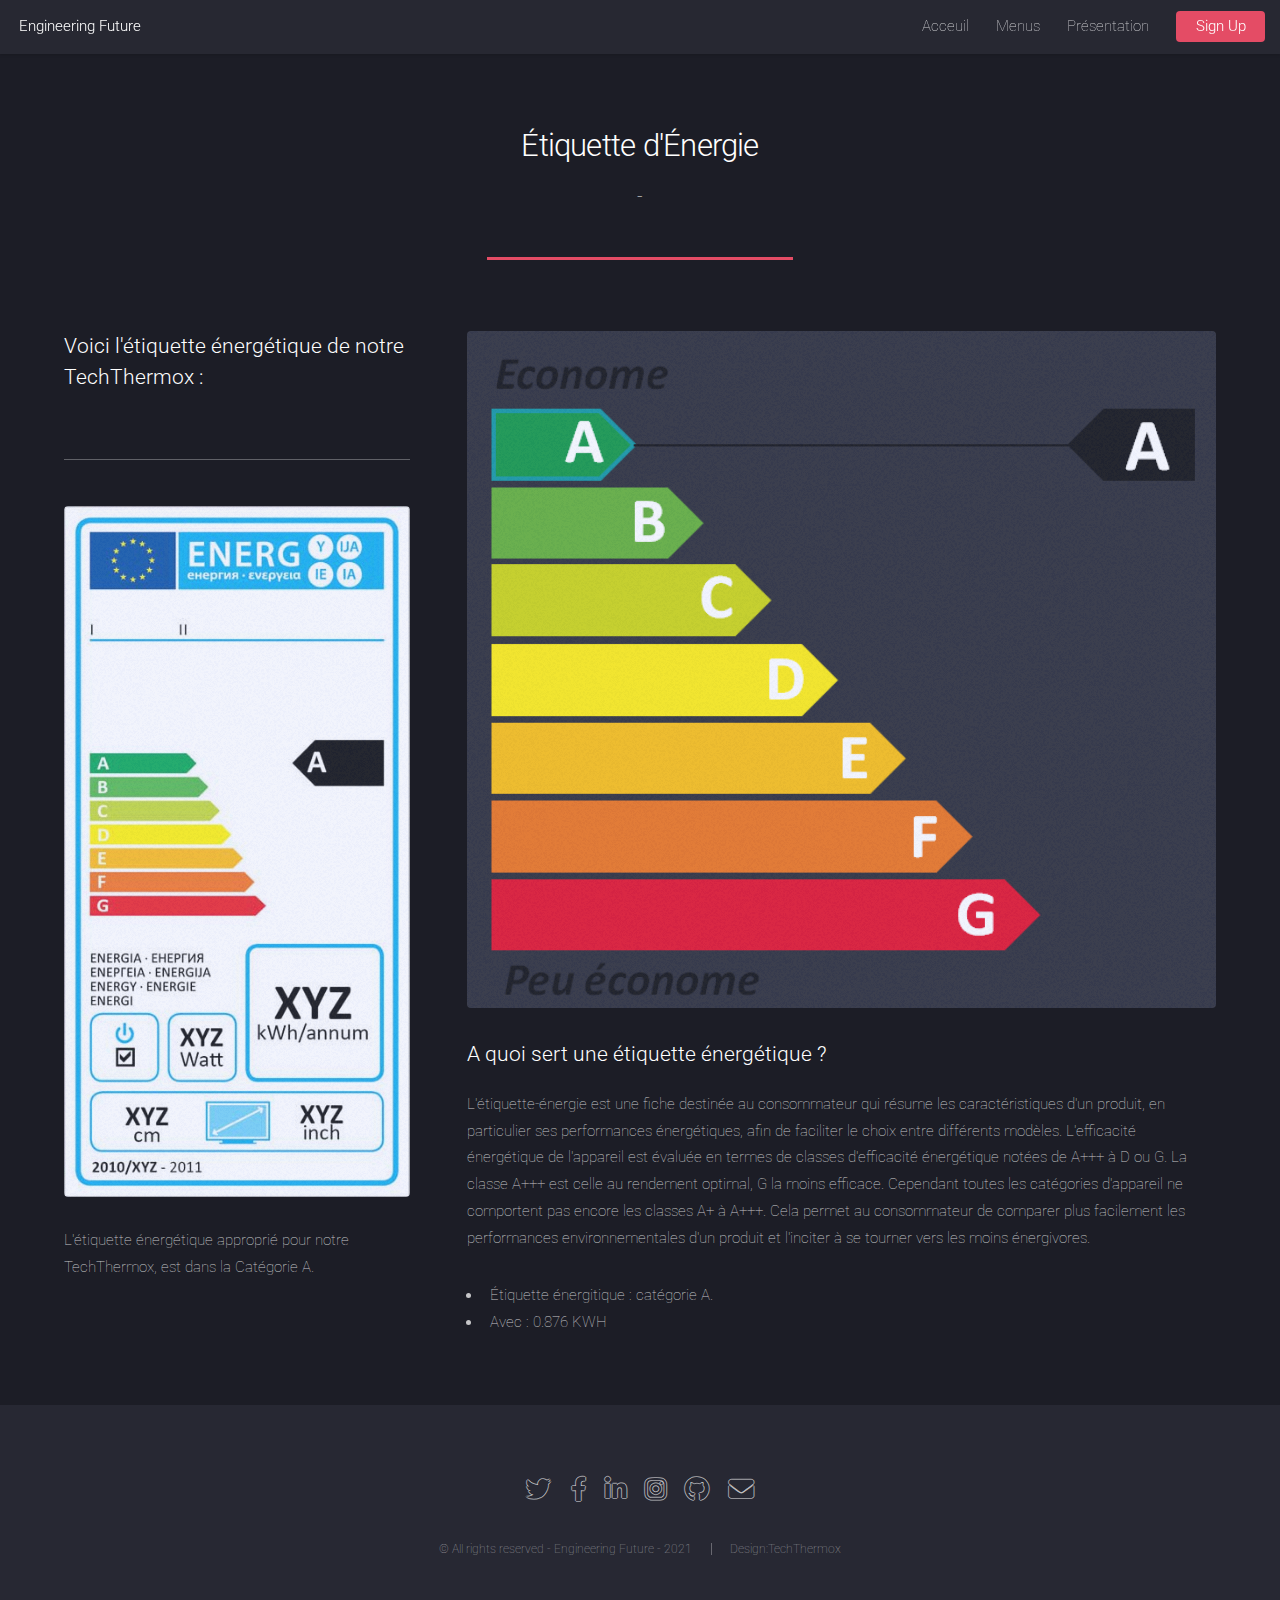
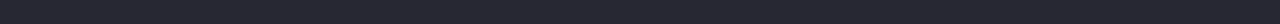
<file: html5up-landed/left-sidebar.html>
<!DOCTYPE HTML>
<!--
	Landed by HTML5 UP
	html5up.net | @ajlkn
	Free for personal and commercial use under the CCA 3.0 license (html5up.net/license)
-->
<html>
	<head>
		<title>Etiquette d'Energie</title>
		<meta charset="utf-8" />
		<meta name="viewport" content="width=device-width, initial-scale=1, user-scalable=no" />
		<link rel="stylesheet" href="assets/css/main.css" />
		<noscript><link rel="stylesheet" href="assets/css/noscript.css" /></noscript>
	</head>
	<body class="is-preload">
		<div id="page-wrapper">

			<!-- Header -->
				<header id="header">
					<h1 id="logo"><a href="index.html">Engineering Future</a></h1>
					<nav id="nav">
						<ul>
							<li><a href="index.html">Acceuil</a></li>
							<li>
								<a href="#">Menus</a>
								<ul>
									<li><a href="right-sidebar.html">Achat de la TechThermox</a></li>
									<li><a href="left-sidebar.html">Étiquette Energétique</a></li>
									<li><a href="no-sidebar.html">Sysml</a></li>
									<li>
										<a href="page3.html">A quoi sert la TechThermox ?</a>
									</li>
								</ul>
							</li>
							<li><a href="elements.html">Présentation</a></li>
							<li><a href="#" class="button primary">Sign Up</a></li>
						</ul>
					</nav>
				</header>

			<!-- Main -->
				<div id="main" class="wrapper style1">
					<div class="container">
						<header class="major">
							<h2> Étiquette d'Énergie</h2>
							<p>-</p>
						</header>
						<div class="row gtr-150">
							<div class="col-4 col-12-medium">

								<!-- Sidebar -->
									<section id="sidebar">
										<section>
											<h3>Voici l'étiquette énergétique de notre TechThermox :</h3>
											
											<footer>
												<ul class="actions">
												</ul>
											</footer>
										</section>
										<hr />
										<section>
											<a class="image fit"><img src="images/etiquette_tele.jpg" alt="" /></a>
											<h3></h3>
											<p> L'étiquette énergétique approprié pour notre TechThermox, est dans la Catégorie A. </p>
											<footer>
												<ul class="actions">
												</ul>
											</footer>
										</section>
									</section>

							</div>
							<div class="col-8 col-12-medium imp-medium">

								<!-- Content -->
									<section id="content">
										<a class="image fit"><img src="images/etiquette-energie.png" alt="" /></a>
										<h3>A quoi sert une étiquette énergétique ?</h3>
										<p>L'étiquette-énergie est une fiche destinée au consommateur qui résume les caractéristiques d'un produit, en particulier ses performances énergétiques, afin de faciliter le choix entre différents modèles.
										L'efficacité énergétique de l'appareil est évaluée en termes de classes d'efficacité énergétique notées de A+++ à D ou G. La classe A+++ est celle au rendement optimal, G la moins efficace. Cependant toutes les catégories d'appareil ne comportent pas encore les classes A+ à A+++. Cela permet au consommateur de comparer plus facilement les performances environnementales d'un produit et l'inciter à se tourner vers les moins énergivores.</p>
										
										<ul>
											<li>Étiquette énergitique : catégorie A.</li>
											<li> Avec : 0.876 KWH</li>
										</ul>
									</section>

							</div>
						</div>
					</div>
				</div>

			<!-- Footer -->
				<footer id="footer">
					<ul class="icons">
						<li><a href="#" class="icon brands alt fa-twitter"><span class="label">Twitter</span></a></li>
						<li><a href="#" class="icon brands alt fa-facebook-f"><span class="label">Facebook</span></a></li>
						<li><a href="#" class="icon brands alt fa-linkedin-in"><span class="label">LinkedIn</span></a></li>
						<li><a href="#" class="icon brands alt fa-instagram"><span class="label">Instagram</span></a></li>
						<li><a href="#" class="icon brands alt fa-github"><span class="label">GitHub</span></a></li>
						<li><a href="#" class="icon solid alt fa-envelope"><span class="label">Email</span></a></li>
					</ul>
					<ul class="copyright">
						<li>&copy; All rights reserved - Engineering Future - 2021</li><li>Design:TechThermox</li>
					</ul>
				</footer>

		</div>

		<!-- Scripts -->
			<script src="assets/js/jquery.min.js"></script>
			<script src="assets/js/jquery.scrolly.min.js"></script>
			<script src="assets/js/jquery.dropotron.min.js"></script>
			<script src="assets/js/jquery.scrollex.min.js"></script>
			<script src="assets/js/browser.min.js"></script>
			<script src="assets/js/breakpoints.min.js"></script>
			<script src="assets/js/util.js"></script>
			<script src="assets/js/main.js"></script>

	</body>
</html>
</file>
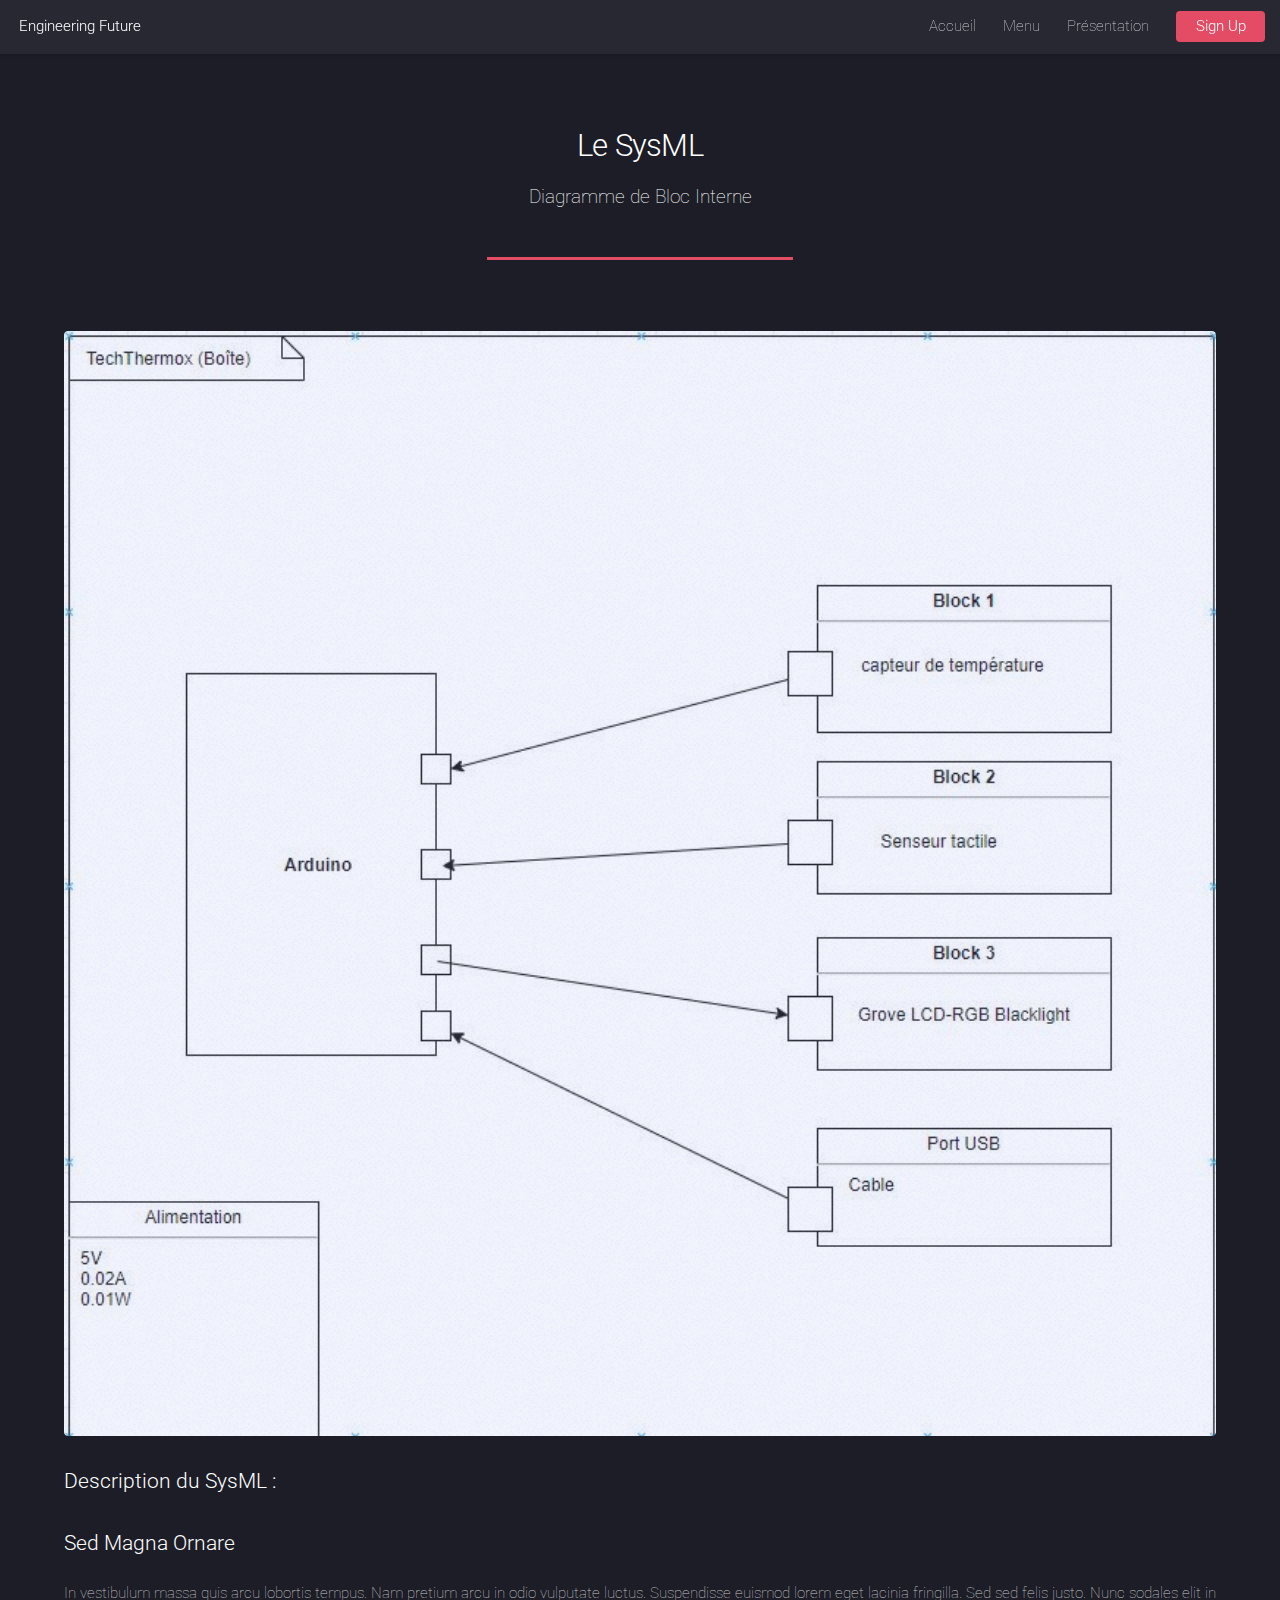
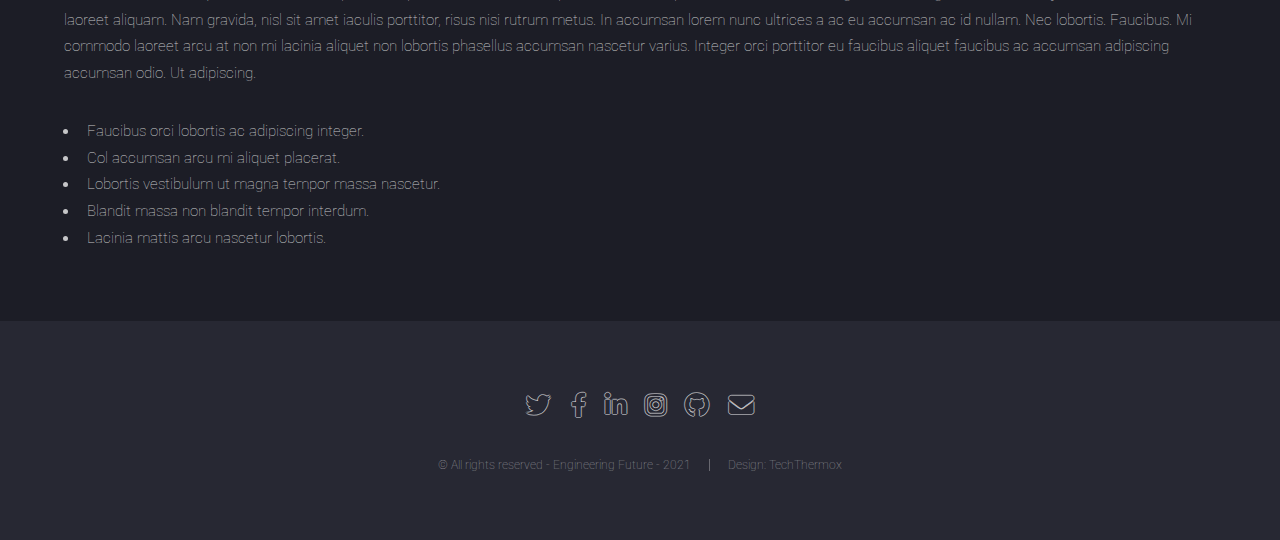
<file: html5up-landed/no-sidebar.html>
<!DOCTYPE HTML>
<!--
	Landed by HTML5 UP
	html5up.net | @ajlkn
	Free for personal and commercial use under the CCA 3.0 license (html5up.net/license)
-->
<html>
	<head>
		<title>HTML</title>
		<meta charset="utf-8" />
		<meta name="viewport" content="width=device-width, initial-scale=1, user-scalable=no" />
		<link rel="stylesheet" href="assets/css/main.css" />
		<noscript><link rel="stylesheet" href="assets/css/noscript.css" /></noscript>
	</head>
	<body class="is-preload">
		<div id="page-wrapper">

			<!-- Header -->
				<header id="header">
					<h1 id="logo"><a href="index.html">Engineering Future</a></h1>
					<nav id="nav">
						<ul>
							<li><a href="index.html">Accueil</a></li>
							<li>
								<a href="#">Menu</a>
								<ul>
									<li><a href="right-sidebar.html">Achat de la TechThermox</a></li>
									<li><a href="left-sidebar.html">Etiquette énergétique</a></li>
									<li><a href="no-sidebar.html">SysML</a></li>
										<a href="page3.html">A quoi sert la ThecThermox ?</a>
									</li>
								</ul>
							</li>
							<li><a href="elements.html">Présentation</a></li>
							<li><a href="#" class="button primary">Sign Up</a></li>
						</ul>
					</nav>
				</header>

			<!-- Main -->
				<div id="main" class="wrapper style1">
					<div class="container">
						<header class="major">
							<h2>Le SysML</h2>
							<p>Diagramme de Bloc Interne</p>
						</header>

						<!-- Content -->
							<section id="content">
								<a class="image fit"><img src="images/sysml.png" alt="" /></a>
								<h3>Description du SysML :</h3>
								<p></p>
								<p></p>
								<h3>Sed Magna Ornare</h3>
								<p>In vestibulum massa quis arcu lobortis tempus. Nam pretium arcu in odio vulputate luctus. Suspendisse euismod lorem eget lacinia fringilla. Sed sed felis justo. Nunc sodales elit in laoreet aliquam. Nam gravida, nisl sit amet iaculis porttitor, risus nisi rutrum metus. In accumsan lorem nunc ultrices a ac eu accumsan ac id nullam. Nec lobortis. Faucibus. Mi commodo laoreet arcu at non mi lacinia aliquet non lobortis phasellus accumsan nascetur varius. Integer orci porttitor eu faucibus aliquet faucibus ac accumsan adipiscing accumsan odio. Ut adipiscing.</p>
								<ul>
									<li>Faucibus orci lobortis ac adipiscing integer.</li>
									<li>Col accumsan arcu mi aliquet placerat.</li>
									<li>Lobortis vestibulum ut magna tempor massa nascetur.</li>
									<li>Blandit massa non blandit tempor interdum.</li>
									<li>Lacinia mattis arcu nascetur lobortis.</li>
								</ul>
							</section>

					</div>
				</div>

			<!-- Footer -->
				<footer id="footer">
					<ul class="icons">
						<li><a href="#" class="icon brands alt fa-twitter"><span class="label">Twitter</span></a></li>
						<li><a href="#" class="icon brands alt fa-facebook-f"><span class="label">Facebook</span></a></li>
						<li><a href="#" class="icon brands alt fa-linkedin-in"><span class="label">LinkedIn</span></a></li>
						<li><a href="#" class="icon brands alt fa-instagram"><span class="label">Instagram</span></a></li>
						<li><a href="#" class="icon brands alt fa-github"><span class="label">GitHub</span></a></li>
						<li><a href="#" class="icon solid alt fa-envelope"><span class="label">Email</span></a></li>
					</ul>
					<ul class="copyright">
						<li>&copy; All rights reserved - Engineering Future - 2021</li><li>Design: TechThermox</li>
					</ul>
				</footer>

		</div>

		<!-- Scripts -->
			<script src="assets/js/jquery.min.js"></script>
			<script src="assets/js/jquery.scrolly.min.js"></script>
			<script src="assets/js/jquery.dropotron.min.js"></script>
			<script src="assets/js/jquery.scrollex.min.js"></script>
			<script src="assets/js/browser.min.js"></script>
			<script src="assets/js/breakpoints.min.js"></script>
			<script src="assets/js/util.js"></script>
			<script src="assets/js/main.js"></script>

	</body>
</html>
</file>
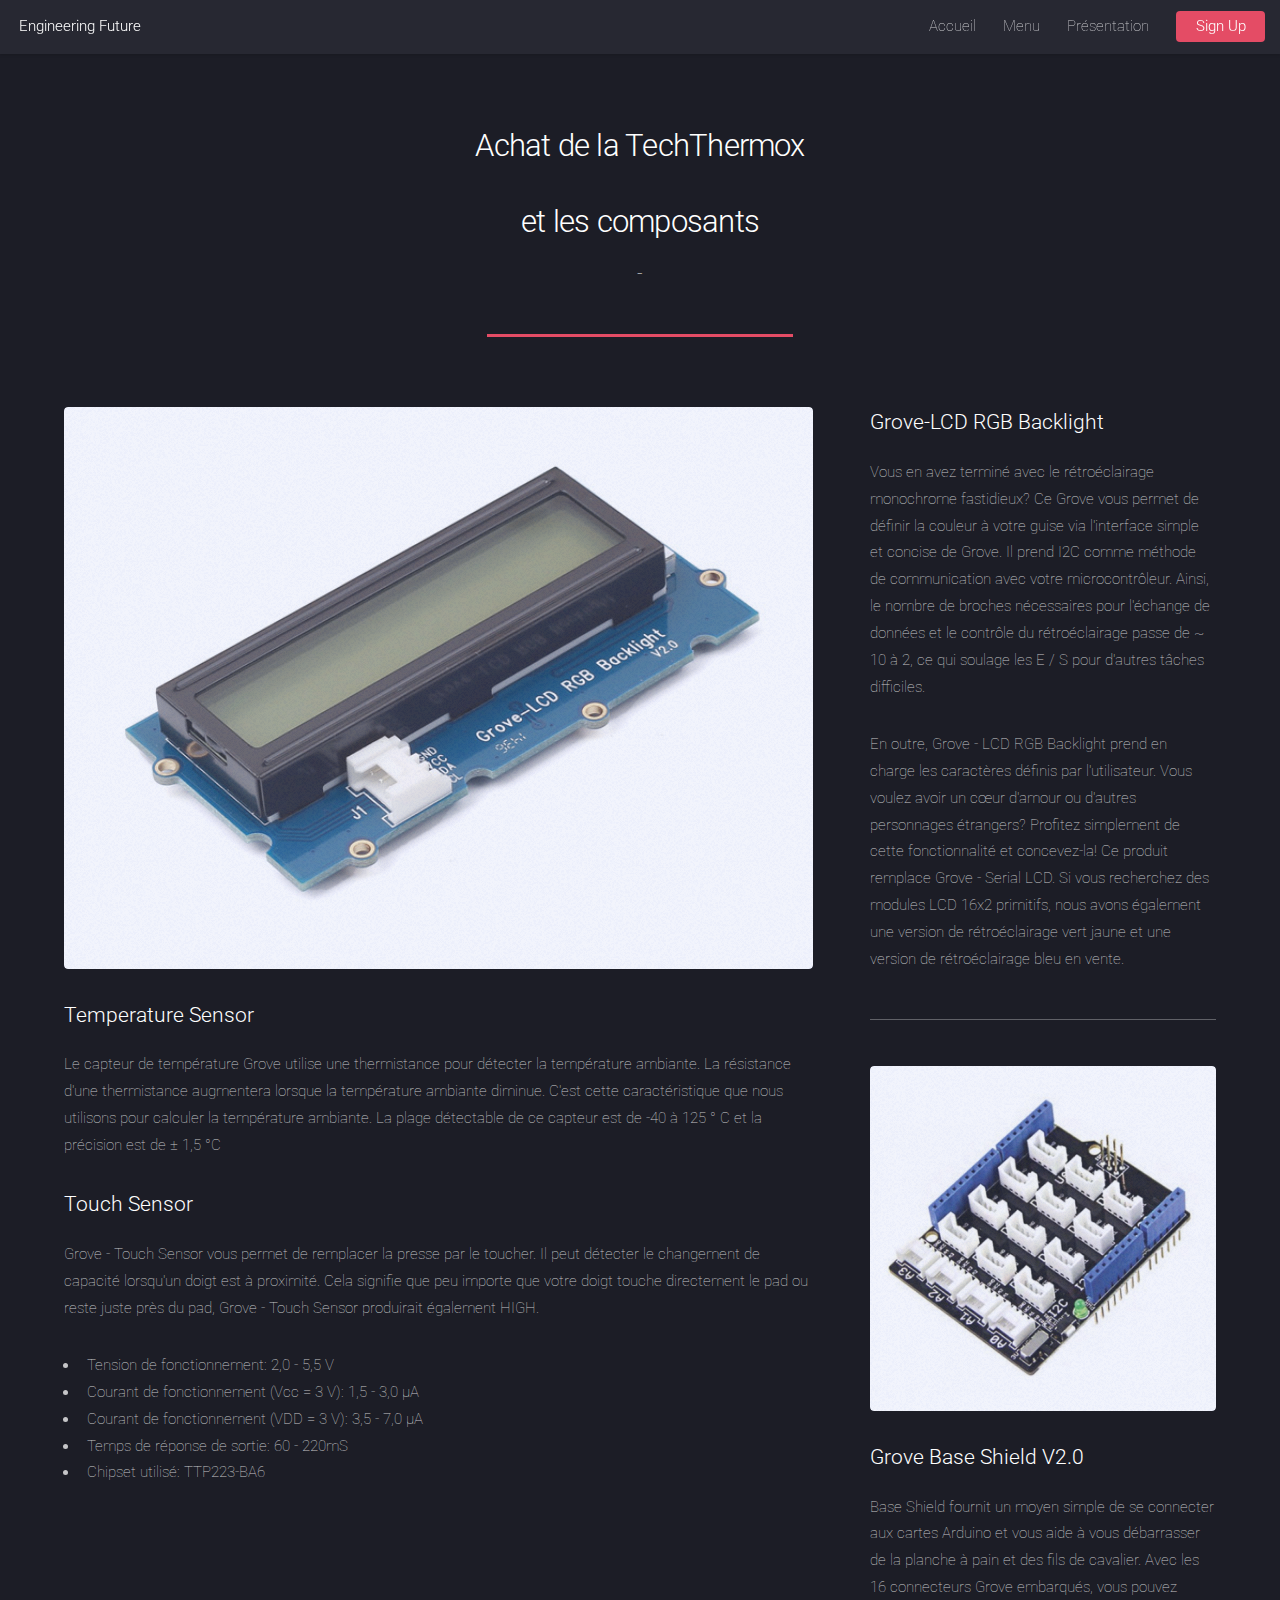
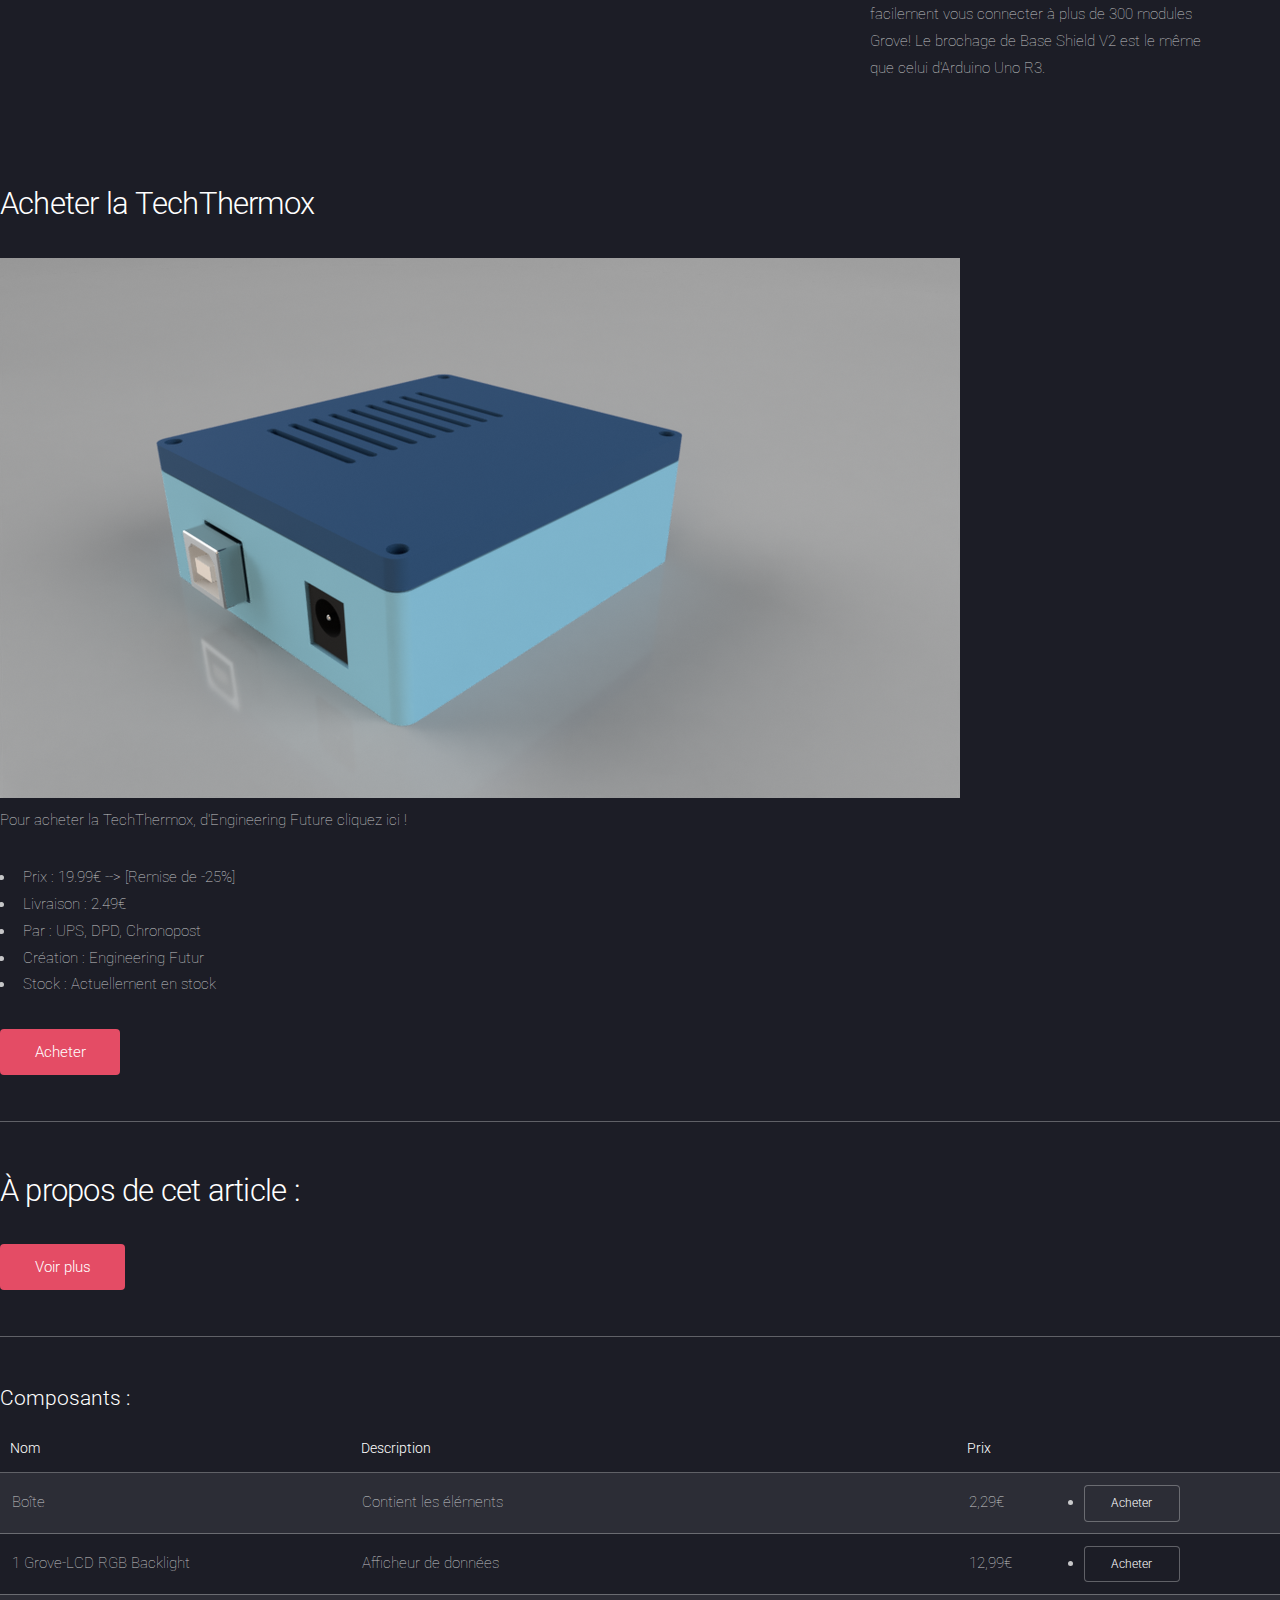
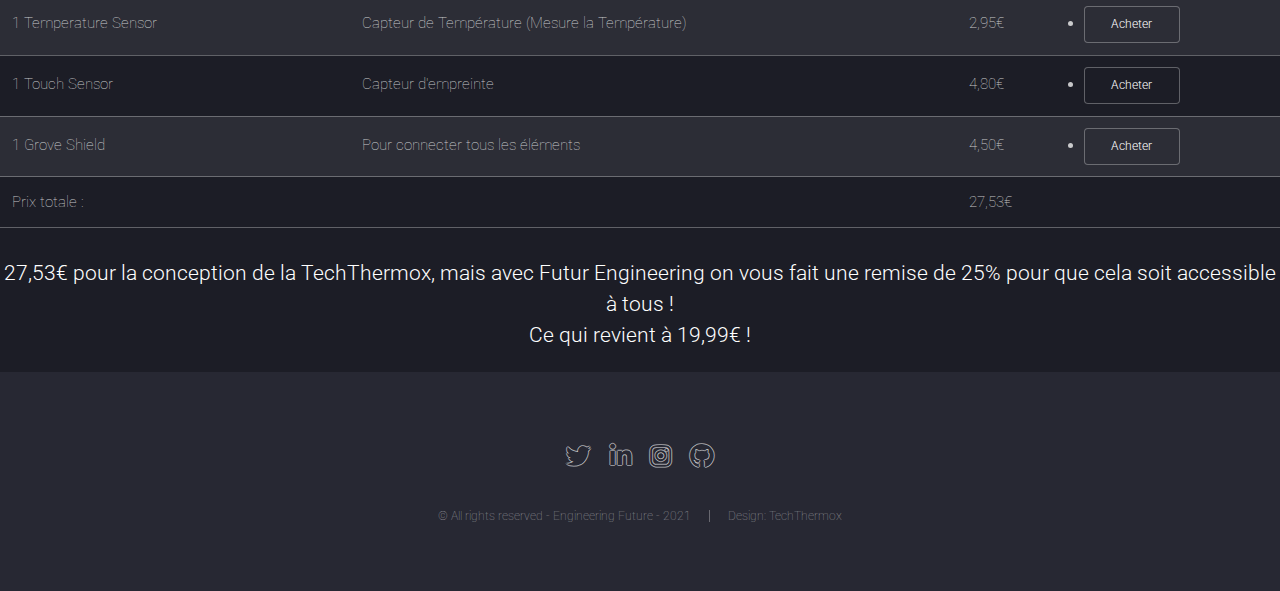
<file: html5up-landed/right-sidebar.html>
<!DOCTYPE HTML>
<html>
	<head>
		<title>Achat de la TechThermox</title>
		<meta charset="utf-8" />
		<meta name="viewport" content="width=device-width, initial-scale=1, user-scalable=no" />
		<link rel="stylesheet" href="assets/css/main.css" />
		<noscript><link rel="stylesheet" href="assets/css/noscript.css" /></noscript>
	</head>
	<body class="is-preload">
		<div id="page-wrapper">

			<!-- Header -->
				<header id="header">
					<h1 id="logo"><a href="index.html">Engineering Future</a></h1>
					<nav id="nav">
						<ul>
							<li><a href="index.html">Accueil</a></li>
							<li>
								<a href="#">Menu</a>
								<ul>
									<li><a href="right-sidebar.html">Achat de la TechThermox</a></li>
									<li><a href="left-sidebar.html">Étiquette Energétique</a></li>
									<li><a href="no-sidebar.html">Sysml</a></li>
									<li>
										<a href="page3.html">A quoi sert la ThecThermox ?</a>
									</li>
								</ul>
							</li>
							<li><a href="elements.html">Présentation</a></li>
							<li><a href="#" class="button primary">Sign Up</a></li>
						</ul>
					</nav>
				</header>

			<!-- Main -->
				<div id="main" class="wrapper style1">
					<div class="container">
						<header class="major">
							<h2>Achat de la TechThermox</h2>
							<h2>et les composants</h2>
							<p>-</p>
						</header>
						<div class="row gtr-150">
							<div class="col-8 col-12-medium">

								<!-- Content -->
									<section id="content">
										<a  class="image fit"><img src="images/led.jpg" alt="" /></a>
										<h3>Temperature Sensor</h3>
										<p>Le capteur de température Grove utilise une thermistance pour détecter la température ambiante. La résistance d'une thermistance augmentera lorsque la température ambiante diminue. C'est cette caractéristique que nous utilisons pour calculer la température ambiante. La plage détectable de ce capteur est de -40 à 125 ° C et la précision est de ± 1,5 °C</p>
										<h3>Touch Sensor</h3>
										<p>Grove - Touch Sensor vous permet de remplacer la presse par le toucher. Il peut détecter le changement de capacité lorsqu'un doigt est à proximité. Cela signifie que peu importe que votre doigt touche directement le pad ou reste juste près du pad, Grove - Touch Sensor produirait également HIGH.</p>
										<ul>
											<li>Tension de fonctionnement: 2,0 - 5,5 V</li>
											<li>Courant de fonctionnement (Vcc = 3 V): 1,5 - 3,0 μA</li>
											<li>Courant de fonctionnement (VDD = 3 V): 3,5 - 7,0 μA</li>
											<li>Temps de réponse de sortie: 60 - 220mS</li>
											<li>Chipset utilisé: TTP223-BA6</li>
										</ul>
									</section>

							</div>
							<div class="col-4 col-12-medium">

								<!-- Sidebar -->
									<section id="sidebar">
										<section>
											<h3>Grove-LCD RGB Backlight</h3>
											<p>Vous en avez terminé avec le rétroéclairage monochrome fastidieux? Ce Grove vous permet de définir la couleur à votre guise via l'interface simple et concise de Grove. Il prend I2C comme méthode de communication avec votre microcontrôleur. Ainsi, le nombre de broches nécessaires pour l'échange de données et le contrôle du rétroéclairage passe de ~ 10 à 2, ce qui soulage les E / S pour d'autres tâches difficiles. </p>
											<p>En outre, Grove - LCD RGB Backlight prend en charge les caractères définis par l'utilisateur. Vous voulez avoir un cœur d'amour ou d'autres personnages étrangers? Profitez simplement de cette fonctionnalité et concevez-la! Ce produit remplace Grove - Serial LCD. Si vous recherchez des modules LCD 16x2 primitifs, nous avons également une version de rétroéclairage vert jaune et une version de rétroéclairage bleu en vente.</p>
											
										</section>
										<hr />
										<section>
											<a class="image fit"><img src="images/shield.jpg" alt="" /></a>
											<h3>Grove Base Shield V2.0</h3>
											<p>Base Shield fournit un moyen simple de se connecter aux cartes Arduino et  vous aide à vous débarrasser de la planche à pain et des fils de cavalier. Avec les 16 connecteurs Grove embarqués, vous pouvez facilement vous connecter à plus de 300 modules Grove! Le brochage de Base Shield V2 est le même que celui d'Arduino Uno R3.</p>
											<footer>
												<ul class="actions">
													
												</ul>
												<section id="sidebar">
										<div class="row gtr-150">
							<div class="col-8 col-12-medium">

								<!-- Content -->
									

							</div>
							<div class="col-6 col-12-xsmall">
											</footer>
										</section>
									</section>

							</div>
						</div>
					</div>
				</div>
					
					<section>
						<h2>Acheter la TechThermox </h2>
							<tr>
								<div class="col-6 col-12-xsmall">
									<img src="images/large.png" alt="" />
									<p>Pour acheter la TechThermox, d'Engineering Future cliquez ici ! </p> 
										<ul>
											<li>Prix :  19.99€  -->  [Remise de -25%]</li>
											<li>Livraison : 2.49€</li>
											<li>Par : UPS, DPD, Chronopost</li>
											<li>Création : Engineering Futur</li>
											<li>Stock : Actuellement en stock</li>
								
										</ul>
										
								</div>

								<td><li><a id="flop" class="button primary">Acheter</a></li> </td>
							</tr>
					</section>
					<div class="col-6 col-12-xsmall">
						<hr>
						<h2> À propos de cet article :</h2>
							
								<ul class="actions">
									<li><a href="page3.html" id="flop" class="button primary">Voir plus</a></li>
								</ul>
						
					</div>	
				<section>
					<hr>
								<h3> Composants :</h3>
								<div class="table-wrapper">
									<table>
										<thead>
											<tr>
												<th>Nom</th>
												<th>Description</th>
												<th> Prix</th>
											</tr>
										</thead>
										<tbody>
											<tr>
												<td>Boîte</td>
												<td>Contient les éléments</td>
												<td>2,29€</td>
												<td><li><a href="https://craftcloud3d.com/?utm_source=all3dp&utm_campaign=navbar1" class="button small">Acheter</a></li></td>
											</tr>
											<tr>
												<td>1 Grove-LCD RGB Backlight</td>
												<td>Afficheur de données </td>
												<td>12,99€</td>
												<td><li><a href="https://store.arduino.cc/" class="button small">Acheter</a></li></td>
											</tr>
											<tr>
												<td>1 Temperature Sensor</td>
												<td> Capteur de Température (Mesure la Température)</td>
												<td>2,95€</td>
												<td><li><a href="https://store.arduino.cc/" class="button small">Acheter</a></li></td>
											</tr>
											<tr>
												<td>1 Touch Sensor</td>
												<td>Capteur d'empreinte</td>
												<td>4,80€</td>
												<td><li><a href="https://store.arduino.cc/" class="button small">Acheter</a></li></td>
											</tr>
											<tr>
												<td>1 Grove Shield</td>
												<td>Pour connecter tous les éléments</td>
												<td>4,50€</td>
												<td><li><a href="https://store.arduino.cc/" class="button small">Acheter</a></li></td>
											</tr>
											<tr>
												<td>Prix totale :</td>
												<td></td>
												<td> 27,53€</td>
											</tr>	
											<div class="col-3 col-6-medium col-12-xsmall">	
									</div>
										</tbody>
										<tfoot>
											<tr>
												
											</tr>
										</tfoot>
									</table>
								</div>
							</section>
								<div class="col-3 col-6-medium col-12-xsmall">
								<center><h3>27,53€ pour la conception de la TechThermox, mais avec Futur Engineering on vous fait une remise de 25% pour que cela soit accessible à tous ! <br>Ce qui revient à 19,99€ !</center></h3>	
								</div>
			<!-- Footer -->
				<footer id="footer">
					<ul class="icons">
						<li><a href="https://twitter.com/arduino?ref_src=twsrc%5Egoogle%7Ctwcamp%5Eserp%7Ctwgr%5Eauthor" target="_blank" class="icon brands alt fa-twitter" class="icon brands alt fa-twitter"><span class="label">Twitter</span></a></li>

						<li><a href=https://www.linkedin.com/authwall?trk=gf&trkInfo=AQHwWVWkEc4yFAAAAXem56lAvfQ8uvB_Nx6UGAhzflxjFBmTN9-YIswatMxpXHpxS0hsRxI82Ujr7KCgeXUs0iT5hH5fIAeS29OieFtTWa2UyyMGW5p-_yBbbb24jiYdRUS7Qm8=&originalReferer=https://www.google.fr/&sessionRedirect=https%3A%2F%2Fwww.linkedin.com%2Fcompany%2Farduino"" target="_blank" class="icon brands alt fa-linkedin-in"><span class="label">LinkedIn</span></a></li>
						<li><a href="https://www.instagram.com/arduino.cc/?hl=en" target="_blank" class="icon brands alt fa-instagram"><span class="label">Instagram</span></a></li>
						<li><a href="https://github.com/arduino" target="_blank" class="icon brands alt fa-github"><span class="label">GitHub</span></a></li>

					</ul>
					<ul class="copyright">
						<li>&copy; All rights reserved - Engineering Future - 2021</li><li>Design: TechThermox</li>
					</ul>
				</footer>

		</div>

		<!-- Scripts -->
			<script src="https://apps.elfsight.com/p/platform.js" defer></script>
			<div class="elfsight-app-cdb3bd6c-d22b-4094-8157-d7ee8f278d3b"></div>
			<script src="assets/js/jquery.min.js"></script>
			<script src="assets/js/jquery.scrolly.min.js"></script>
			<script src="assets/js/jquery.dropotron.min.js"></script>
			<script src="assets/js/jquery.scrollex.min.js"></script>
			<script src="assets/js/browser.min.js"></script>
			<script src="assets/js/breakpoints.min.js"></script>
			<script src="assets/js/util.js"></script>
			<script src="assets/js/main.js"></script>

	</body>
</html>
</file>
<file: assets/css/noscript.css>
/*
	Landed by HTML5 UP
	html5up.net | @ajlkn
	Free for personal and commercial use under the CCA 3.0 license (html5up.net/license)
*/

/* Loader */

	body.landing.is-preload:before {
		display: none;
	}

	body.landing.is-preload:after {
		display: none;
	}
</file>
<file: html5up-landed/assets/css/noscript.css>
/*
	Landed by HTML5 UP
	html5up.net | @ajlkn
	Free for personal and commercial use under the CCA 3.0 license (html5up.net/license)
*/

/* Loader */

	body.landing.is-preload:before {
		display: none;
	}

	body.landing.is-preload:after {
		display: none;
	}
</file>
<file: assets/css/main.css>
@import url("fontawesome-all.min.css");
@import url("https://fonts.googleapis.com/css?family=Roboto:100,300,100italic,300italic");

/*
	Landed by HTML5 UP
	html5up.net | @ajlkn
	Free for personal and commercial use under the CCA 3.0 license (html5up.net/license)
*/

html, body, div, span, applet, object,
iframe, h1, h2, h3, h4, h5, h6, p, blockquote,
pre, a, abbr, acronym, address, big, cite,
code, del, dfn, em, img, ins, kbd, q, s, samp,
small, strike, strong, sub, sup, tt, var, b,
u, i, center, dl, dt, dd, ol, ul, li, fieldset,
form, label, legend, table, caption, tbody,
tfoot, thead, tr, th, td, article, aside,
canvas, details, embed, figure, figcaption,
footer, header, hgroup, menu, nav, output, ruby,
section, summary, time, mark, audio, video {
	margin: 0;
	padding: 0;
	border: 0;
	font-size: 100%;
	font: inherit;
	vertical-align: baseline;}

article, aside, details, figcaption, figure,
footer, header, hgroup, menu, nav, section {
	display: block;}

body {
	line-height: 1;
}

ol, ul {
	list-style: none;
}

blockquote, q {
	quotes: none;
}

	blockquote:before, blockquote:after, q:before, q:after {
		content: '';
		content: none;
	}

table {
	border-collapse: collapse;
	border-spacing: 0;
}

body {
	-webkit-text-size-adjust: none;
}

mark {
	background-color: transparent;
	color: inherit;
}

input::-moz-focus-inner {
	border: 0;
	padding: 0;
}

input, select, textarea {
	-moz-appearance: none;
	-webkit-appearance: none;
	-ms-appearance: none;
	appearance: none;
}

/* Basic */

	html {
		box-sizing: border-box;
	}

	*, *:before, *:after {
		box-sizing: inherit;
	}

	html, body {
		background: #1c1d26;
	}

	body.is-preload *, body.is-preload *:before, body.is-preload *:after {
		-moz-animation: none !important;
		-webkit-animation: none !important;
		-ms-animation: none !important;
		animation: none !important;
		-moz-transition: none !important;
		-webkit-transition: none !important;
		-ms-transition: none !important;
		transition: none !important;
	}

	body, input, select, textarea {
		color: rgba(255, 255, 255, 0.75);
		font-family: "Roboto", Helvetica, sans-serif;
		font-size: 15pt;
		font-weight: 100;
		line-height: 1.75em;
	}

	a {
		-moz-transition: border-color 0.2s ease-in-out, color 0.2s ease-in-out;
		-webkit-transition: border-color 0.2s ease-in-out, color 0.2s ease-in-out;
		-ms-transition: border-color 0.2s ease-in-out, color 0.2s ease-in-out;
		transition: border-color 0.2s ease-in-out, color 0.2s ease-in-out;
		border-bottom: dotted 1px;
		color: #e44c65;
		text-decoration: none;
	}

		a:hover {
			color: #e44c65 !important;
			border-bottom-color: transparent;
		}

	strong, b {
		color: #ffffff;
		font-weight: 300;
	}

	em, i {
		font-style: italic;
	}

	p {
		margin: 0 0 2em 0;
	}

	h1, h2, h3, h4, h5, h6 {
		color: #ffffff;
		font-weight: 300;
		line-height: 1em;
		margin: 0 0 1em 0;
	}

		h1 a, h2 a, h3 a, h4 a, h5 a, h6 a {
			color: inherit;
			border: 0;
		}

	h2 {
		font-size: 2em;
		line-height: 1.5em;
		letter-spacing: -0.025em;
	}

	h3 {
		font-size: 1.35em;
		line-height: 1.5em;
	}

	h4 {
		font-size: 1.1em;
		line-height: 1.5em;
	}

	h5 {
		font-size: 0.9em;
		line-height: 1.5em;
	}

	h6 {
		font-size: 0.7em;
		line-height: 1.5em;
	}

	sub {
		font-size: 0.8em;
		position: relative;
		top: 0.5em;
	}

	sup {
		font-size: 0.8em;
		position: relative;
		top: -0.5em;
	}

	hr {
		border: 0;
		border-bottom: solid 1px rgba(255, 255, 255, 0.3);
		margin: 3em 0;
	}

		hr.major {
			margin: 4em 0;
		}

	blockquote {
		border-left: solid 4px rgba(255, 255, 255, 0.3);
		font-style: italic;
		margin: 0 0 2em 0;
		padding: 0.5em 0 0.5em 2em;
	}

	code {
		background: rgba(255, 255, 255, 0.075);
		border-radius: 4px;
		font-family: "Courier New", monospace;
		font-size: 0.9em;
		margin: 0 0.25em;
		padding: 0.25em 0.65em;
	}

	pre {
		-webkit-overflow-scrolling: touch;
		font-family: "Courier New", monospace;
		font-size: 0.9em;
		margin: 0 0 2em 0;
	}

		pre code {
			display: block;
			line-height: 1.75em;
			padding: 1em 1.5em;
			overflow-x: auto;
		}

	.align-left {
		text-align: left;
	}

	.align-center {
		text-align: center;
	}

	.align-right {
		text-align: right;
	}

/* Loader */

	@-moz-keyframes spinner-show {
		0% {
			opacity: 0;
		}

		100% {
			opacity: 1;
		}
	}

	@-webkit-keyframes spinner-show {
		0% {
			opacity: 0;
		}

		100% {
			opacity: 1;
		}
	}

	@-ms-keyframes spinner-show {
		0% {
			opacity: 0;
		}

		100% {
			opacity: 1;
		}
	}

	@keyframes spinner-show {
		0% {
			opacity: 0;
		}

		100% {
			opacity: 1;
		}
	}

	@-moz-keyframes spinner-hide {
		0% {
			color: rgba(255, 255, 255, 0.15);
			z-index: 100001;
			-moz-transform: scale(1) rotate(0deg);
			-webkit-transform: scale(1) rotate(0deg);
			-ms-transform: scale(1) rotate(0deg);
			transform: scale(1) rotate(0deg);
		}

		99% {
			color: #1c1d26;
			z-index: 100001;
			-moz-transform: scale(0.5) rotate(360deg);
			-webkit-transform: scale(0.5) rotate(360deg);
			-ms-transform: scale(0.5) rotate(360deg);
			transform: scale(0.5) rotate(360deg);
		}

		100% {
			color: #1c1d26;
			z-index: -1;
			-moz-transform: scale(0.5) rotate(360deg);
			-webkit-transform: scale(0.5) rotate(360deg);
			-ms-transform: scale(0.5) rotate(360deg);
			transform: scale(0.5) rotate(360deg);
		}
	}

	@-webkit-keyframes spinner-hide {
		0% {
			color: rgba(255, 255, 255, 0.15);
			z-index: 100001;
			-moz-transform: scale(1) rotate(0deg);
			-webkit-transform: scale(1) rotate(0deg);
			-ms-transform: scale(1) rotate(0deg);
			transform: scale(1) rotate(0deg);
		}

		99% {
			color: #1c1d26;
			z-index: 100001;
			-moz-transform: scale(0.5) rotate(360deg);
			-webkit-transform: scale(0.5) rotate(360deg);
			-ms-transform: scale(0.5) rotate(360deg);
			transform: scale(0.5) rotate(360deg);
		}

		100% {
			color: #1c1d26;
			z-index: -1;
			-moz-transform: scale(0.5) rotate(360deg);
			-webkit-transform: scale(0.5) rotate(360deg);
			-ms-transform: scale(0.5) rotate(360deg);
			transform: scale(0.5) rotate(360deg);
		}
	}

	@-ms-keyframes spinner-hide {
		0% {
			color: rgba(255, 255, 255, 0.15);
			z-index: 100001;
			-moz-transform: scale(1) rotate(0deg);
			-webkit-transform: scale(1) rotate(0deg);
			-ms-transform: scale(1) rotate(0deg);
			transform: scale(1) rotate(0deg);
		}

		99% {
			color: #1c1d26;
			z-index: 100001;
			-moz-transform: scale(0.5) rotate(360deg);
			-webkit-transform: scale(0.5) rotate(360deg);
			-ms-transform: scale(0.5) rotate(360deg);
			transform: scale(0.5) rotate(360deg);
		}

		100% {
			color: #1c1d26;
			z-index: -1;
			-moz-transform: scale(0.5) rotate(360deg);
			-webkit-transform: scale(0.5) rotate(360deg);
			-ms-transform: scale(0.5) rotate(360deg);
			transform: scale(0.5) rotate(360deg);
		}
	}

	@keyframes spinner-hide {
		0% {
			color: rgba(255, 255, 255, 0.15);
			z-index: 100001;
			-moz-transform: scale(1) rotate(0deg);
			-webkit-transform: scale(1) rotate(0deg);
			-ms-transform: scale(1) rotate(0deg);
			transform: scale(1) rotate(0deg);
		}

		99% {
			color: #1c1d26;
			z-index: 100001;
			-moz-transform: scale(0.5) rotate(360deg);
			-webkit-transform: scale(0.5) rotate(360deg);
			-ms-transform: scale(0.5) rotate(360deg);
			transform: scale(0.5) rotate(360deg);
		}

		100% {
			color: #1c1d26;
			z-index: -1;
			-moz-transform: scale(0.5) rotate(360deg);
			-webkit-transform: scale(0.5) rotate(360deg);
			-ms-transform: scale(0.5) rotate(360deg);
			transform: scale(0.5) rotate(360deg);
		}
	}

	@-moz-keyframes spinner-rotate {
		0% {
			-moz-transform: scale(1) rotate(0deg);
			-webkit-transform: scale(1) rotate(0deg);
			-ms-transform: scale(1) rotate(0deg);
			transform: scale(1) rotate(0deg);
		}

		100% {
			-moz-transform: scale(1) rotate(360deg);
			-webkit-transform: scale(1) rotate(360deg);
			-ms-transform: scale(1) rotate(360deg);
			transform: scale(1) rotate(360deg);
		}
	}

	@-webkit-keyframes spinner-rotate {
		0% {
			-moz-transform: scale(1) rotate(0deg);
			-webkit-transform: scale(1) rotate(0deg);
			-ms-transform: scale(1) rotate(0deg);
			transform: scale(1) rotate(0deg);
		}

		100% {
			-moz-transform: scale(1) rotate(360deg);
			-webkit-transform: scale(1) rotate(360deg);
			-ms-transform: scale(1) rotate(360deg);
			transform: scale(1) rotate(360deg);
		}
	}

	@-ms-keyframes spinner-rotate {
		0% {
			-moz-transform: scale(1) rotate(0deg);
			-webkit-transform: scale(1) rotate(0deg);
			-ms-transform: scale(1) rotate(0deg);
			transform: scale(1) rotate(0deg);
		}

		100% {
			-moz-transform: scale(1) rotate(360deg);
			-webkit-transform: scale(1) rotate(360deg);
			-ms-transform: scale(1) rotate(360deg);
			transform: scale(1) rotate(360deg);
		}
	}

	@keyframes spinner-rotate {
		0% {
			-moz-transform: scale(1) rotate(0deg);
			-webkit-transform: scale(1) rotate(0deg);
			-ms-transform: scale(1) rotate(0deg);
			transform: scale(1) rotate(0deg);
		}

		100% {
			-moz-transform: scale(1) rotate(360deg);
			-webkit-transform: scale(1) rotate(360deg);
			-ms-transform: scale(1) rotate(360deg);
			transform: scale(1) rotate(360deg);
		}
	}

	@-moz-keyframes overlay-hide {
		0% {
			opacity: 1;
			z-index: 100000;
		}

		15% {
			opacity: 1;
			z-index: 100000;
		}

		99% {
			opacity: 0;
			z-index: 100000;
		}

		100% {
			opacity: 0;
			z-index: -1;
		}
	}

	@-webkit-keyframes overlay-hide {
		0% {
			opacity: 1;
			z-index: 100000;
		}

		15% {
			opacity: 1;
			z-index: 100000;
		}

		99% {
			opacity: 0;
			z-index: 100000;
		}

		100% {
			opacity: 0;
			z-index: -1;
		}
	}

	@-ms-keyframes overlay-hide {
		0% {
			opacity: 1;
			z-index: 100000;
		}

		15% {
			opacity: 1;
			z-index: 100000;
		}

		99% {
			opacity: 0;
			z-index: 100000;
		}

		100% {
			opacity: 0;
			z-index: -1;
		}
	}

	@keyframes overlay-hide {
		0% {
			opacity: 1;
			z-index: 100000;
		}

		15% {
			opacity: 1;
			z-index: 100000;
		}

		99% {
			opacity: 0;
			z-index: 100000;
		}

		100% {
			opacity: 0;
			z-index: -1;
		}
	}

	body.landing {
		text-decoration: none;
	}

		body.landing:before {
			-moz-osx-font-smoothing: grayscale;
			-webkit-font-smoothing: antialiased;
			display: inline-block;
			font-style: normal;
			font-variant: normal;
			text-rendering: auto;
			line-height: 1;
			text-transform: none !important;
			font-family: 'Font Awesome 5 Free';
			font-weight: 900;
		}

		body.landing:before {
			-moz-animation: spinner-show 1.5s 1 0.25s ease forwards, spinner-hide 0.25s ease-in-out forwards !important;
			-webkit-animation: spinner-show 1.5s 1 0.25s ease forwards, spinner-hide 0.25s ease-in-out forwards !important;
			-ms-animation: spinner-show 1.5s 1 0.25s ease forwards, spinner-hide 0.25s ease-in-out forwards !important;
			animation: spinner-show 1.5s 1 0.25s ease forwards, spinner-hide 0.25s ease-in-out forwards !important;
			-moz-transform-origin: 50% 50%;
			-webkit-transform-origin: 50% 50%;
			-ms-transform-origin: 50% 50%;
			transform-origin: 50% 50%;
			color: rgba(255, 255, 255, 0.15);
			content: '\f1ce';
			cursor: default;
			display: block;
			font-size: 2em;
			height: 2em;
			left: 50%;
			line-height: 2em;
			margin: -1em 0 0 -1em;
			opacity: 0;
			position: fixed;
			text-align: center;
			top: 50%;
			width: 2em;
			z-index: -1;
		}

		body.landing:after {
			-moz-animation: overlay-hide 1.5s ease-in forwards !important;
			-webkit-animation: overlay-hide 1.5s ease-in forwards !important;
			-ms-animation: overlay-hide 1.5s ease-in forwards !important;
			animation: overlay-hide 1.5s ease-in forwards !important;
			background: #1c1d26;
			content: '';
			display: block;
			height: 100%;
			left: 0;
			opacity: 0;
			position: fixed;
			top: 0;
			width: 100%;
			z-index: -1;
		}

		body.landing.is-preload:before {
			-moz-animation: spinner-show 1.5s 1 0.25s ease forwards, spinner-rotate 0.75s infinite linear !important;
			-webkit-animation: spinner-show 1.5s 1 0.25s ease forwards, spinner-rotate 0.75s infinite linear !important;
			-ms-animation: spinner-show 1.5s 1 0.25s ease forwards, spinner-rotate 0.75s infinite linear !important;
			animation: spinner-show 1.5s 1 0.25s ease forwards, spinner-rotate 0.75s infinite linear !important;
			z-index: 100001;
		}

		body.landing.is-preload:after {
			-moz-animation: none !important;
			-webkit-animation: none !important;
			-ms-animation: none !important;
			animation: none !important;
			opacity: 1;
			z-index: 100000;
		}

	@media (-webkit-min-device-pixel-ratio: 2) {

		body.landing:before {
			line-height: 2.025em;
		}

	}

/* Container */

	.container {
		margin: 0 auto;
		max-width: calc(100% - 4em);
		width: 70em;
	}

		.container.xsmall {
			width: 17.5em;
		}

		.container.small {
			width: 35em;
		}

		.container.medium {
			width: 52.5em;
		}

		.container.large {
			width: 87.5em;
		}

		.container.xlarge {
			width: 105em;
		}

		.container.max {
			width: 100%;
		}

		@media screen and (max-width: 1280px) {

			.container {
				width: 90%;
				max-width: 100%;
			}

		}

		@media screen and (max-width: 980px) {

			.container {
				width: 100% !important;
			}

		}

/* Row */

	.row {
		display: flex;
		flex-wrap: wrap;
		box-sizing: border-box;
		align-items: stretch;
	}

		.row > * {
			box-sizing: border-box;
		}

		.row.gtr-uniform > * > :last-child {
			margin-bottom: 0;
		}

		.row.aln-left {
			justify-content: flex-start;
		}

		.row.aln-center {
			justify-content: center;
		}

		.row.aln-right {
			justify-content: flex-end;
		}

		.row.aln-top {
			align-items: flex-start;
		}

		.row.aln-middle {
			align-items: center;
		}

		.row.aln-bottom {
			align-items: flex-end;
		}

		.row > .imp {
			order: -1;
		}

		.row > .col-1 {
			width: 8.33333%;
		}

		.row > .off-1 {
			margin-left: 8.33333%;
		}

		.row > .col-2 {
			width: 16.66667%;
		}

		.row > .off-2 {
			margin-left: 16.66667%;
		}

		.row > .col-3 {
			width: 25%;
		}

		.row > .off-3 {
			margin-left: 25%;
		}

		.row > .col-4 {
			width: 33.33333%;
		}

		.row > .off-4 {
			margin-left: 33.33333%;
		}

		.row > .col-5 {
			width: 41.66667%;
		}

		.row > .off-5 {
			margin-left: 41.66667%;
		}

		.row > .col-6 {
			width: 50%;
		}

		.row > .off-6 {
			margin-left: 50%;
		}

		.row > .col-7 {
			width: 58.33333%;
		}

		.row > .off-7 {
			margin-left: 58.33333%;
		}

		.row > .col-8 {
			width: 66.66667%;
		}

		.row > .off-8 {
			margin-left: 66.66667%;
		}

		.row > .col-9 {
			width: 75%;
		}

		.row > .off-9 {
			margin-left: 75%;
		}

		.row > .col-10 {
			width: 83.33333%;
		}

		.row > .off-10 {
			margin-left: 83.33333%;
		}

		.row > .col-11 {
			width: 91.66667%;
		}

		.row > .off-11 {
			margin-left: 91.66667%;
		}

		.row > .col-12 {
			width: 100%;
		}

		.row > .off-12 {
			margin-left: 100%;
		}

		.row.gtr-0 {
			margin-top: 0;
			margin-left: 0em;
		}

			.row.gtr-0 > * {
				padding: 0 0 0 0em;
			}

			.row.gtr-0.gtr-uniform {
				margin-top: 0em;
			}

				.row.gtr-0.gtr-uniform > * {
					padding-top: 0em;
				}

		.row.gtr-25 {
			margin-top: 0;
			margin-left: -0.625em;
		}

			.row.gtr-25 > * {
				padding: 0 0 0 0.625em;
			}

			.row.gtr-25.gtr-uniform {
				margin-top: -0.625em;
			}

				.row.gtr-25.gtr-uniform > * {
					padding-top: 0.625em;
				}

		.row.gtr-50 {
			margin-top: 0;
			margin-left: -1.25em;
		}

			.row.gtr-50 > * {
				padding: 0 0 0 1.25em;
			}

			.row.gtr-50.gtr-uniform {
				margin-top: -1.25em;
			}

				.row.gtr-50.gtr-uniform > * {
					padding-top: 1.25em;
				}

		.row {
			margin-top: 0;
			margin-left: -2.5em;
		}

			.row > * {
				padding: 0 0 0 2.5em;
			}

			.row.gtr-uniform {
				margin-top: -2.5em;
			}

				.row.gtr-uniform > * {
					padding-top: 2.5em;
				}

		.row.gtr-150 {
			margin-top: 0;
			margin-left: -3.75em;
		}

			.row.gtr-150 > * {
				padding: 0 0 0 3.75em;
			}

			.row.gtr-150.gtr-uniform {
				margin-top: -3.75em;
			}

				.row.gtr-150.gtr-uniform > * {
					padding-top: 3.75em;
				}

		.row.gtr-200 {
			margin-top: 0;
			margin-left: -5em;
		}

			.row.gtr-200 > * {
				padding: 0 0 0 5em;
			}

			.row.gtr-200.gtr-uniform {
				margin-top: -5em;
			}

				.row.gtr-200.gtr-uniform > * {
					padding-top: 5em;
				}

		@media screen and (max-width: 1680px) {

			.row {
				display: flex;
				flex-wrap: wrap;
				box-sizing: border-box;
				align-items: stretch;
			}

				.row > * {
					box-sizing: border-box;
				}

				.row.gtr-uniform > * > :last-child {
					margin-bottom: 0;
				}

				.row.aln-left {
					justify-content: flex-start;
				}

				.row.aln-center {
					justify-content: center;
				}

				.row.aln-right {
					justify-content: flex-end;
				}

				.row.aln-top {
					align-items: flex-start;
				}

				.row.aln-middle {
					align-items: center;
				}

				.row.aln-bottom {
					align-items: flex-end;
				}

				.row > .imp-xlarge {
					order: -1;
				}

				.row > .col-1-xlarge {
					width: 8.33333%;
				}

				.row > .off-1-xlarge {
					margin-left: 8.33333%;
				}

				.row > .col-2-xlarge {
					width: 16.66667%;
				}

				.row > .off-2-xlarge {
					margin-left: 16.66667%;
				}

				.row > .col-3-xlarge {
					width: 25%;
				}

				.row > .off-3-xlarge {
					margin-left: 25%;
				}

				.row > .col-4-xlarge {
					width: 33.33333%;
				}

				.row > .off-4-xlarge {
					margin-left: 33.33333%;
				}

				.row > .col-5-xlarge {
					width: 41.66667%;
				}

				.row > .off-5-xlarge {
					margin-left: 41.66667%;
				}

				.row > .col-6-xlarge {
					width: 50%;
				}

				.row > .off-6-xlarge {
					margin-left: 50%;
				}

				.row > .col-7-xlarge {
					width: 58.33333%;
				}

				.row > .off-7-xlarge {
					margin-left: 58.33333%;
				}

				.row > .col-8-xlarge {
					width: 66.66667%;
				}

				.row > .off-8-xlarge {
					margin-left: 66.66667%;
				}

				.row > .col-9-xlarge {
					width: 75%;
				}

				.row > .off-9-xlarge {
					margin-left: 75%;
				}

				.row > .col-10-xlarge {
					width: 83.33333%;
				}

				.row > .off-10-xlarge {
					margin-left: 83.33333%;
				}

				.row > .col-11-xlarge {
					width: 91.66667%;
				}

				.row > .off-11-xlarge {
					margin-left: 91.66667%;
				}

				.row > .col-12-xlarge {
					width: 100%;
				}

				.row > .off-12-xlarge {
					margin-left: 100%;
				}

				.row.gtr-0 {
					margin-top: 0;
					margin-left: 0em;
				}

					.row.gtr-0 > * {
						padding: 0 0 0 0em;
					}

					.row.gtr-0.gtr-uniform {
						margin-top: 0em;
					}

						.row.gtr-0.gtr-uniform > * {
							padding-top: 0em;
						}

				.row.gtr-25 {
					margin-top: 0;
					margin-left: -0.625em;
				}

					.row.gtr-25 > * {
						padding: 0 0 0 0.625em;
					}

					.row.gtr-25.gtr-uniform {
						margin-top: -0.625em;
					}

						.row.gtr-25.gtr-uniform > * {
							padding-top: 0.625em;
						}

				.row.gtr-50 {
					margin-top: 0;
					margin-left: -1.25em;
				}

					.row.gtr-50 > * {
						padding: 0 0 0 1.25em;
					}

					.row.gtr-50.gtr-uniform {
						margin-top: -1.25em;
					}

						.row.gtr-50.gtr-uniform > * {
							padding-top: 1.25em;
						}

				.row {
					margin-top: 0;
					margin-left: -2.5em;
				}

					.row > * {
						padding: 0 0 0 2.5em;
					}

					.row.gtr-uniform {
						margin-top: -2.5em;
					}

						.row.gtr-uniform > * {
							padding-top: 2.5em;
						}

				.row.gtr-150 {
					margin-top: 0;
					margin-left: -3.75em;
				}

					.row.gtr-150 > * {
						padding: 0 0 0 3.75em;
					}

					.row.gtr-150.gtr-uniform {
						margin-top: -3.75em;
					}

						.row.gtr-150.gtr-uniform > * {
							padding-top: 3.75em;
						}

				.row.gtr-200 {
					margin-top: 0;
					margin-left: -5em;
				}

					.row.gtr-200 > * {
						padding: 0 0 0 5em;
					}

					.row.gtr-200.gtr-uniform {
						margin-top: -5em;
					}

						.row.gtr-200.gtr-uniform > * {
							padding-top: 5em;
						}

		}

		@media screen and (max-width: 1280px) {

			.row {
				display: flex;
				flex-wrap: wrap;
				box-sizing: border-box;
				align-items: stretch;
			}

				.row > * {
					box-sizing: border-box;
				}

				.row.gtr-uniform > * > :last-child {
					margin-bottom: 0;
				}

				.row.aln-left {
					justify-content: flex-start;
				}

				.row.aln-center {
					justify-content: center;
				}

				.row.aln-right {
					justify-content: flex-end;
				}

				.row.aln-top {
					align-items: flex-start;
				}

				.row.aln-middle {
					align-items: center;
				}

				.row.aln-bottom {
					align-items: flex-end;
				}

				.row > .imp-large {
					order: -1;
				}

				.row > .col-1-large {
					width: 8.33333%;
				}

				.row > .off-1-large {
					margin-left: 8.33333%;
				}

				.row > .col-2-large {
					width: 16.66667%;
				}

				.row > .off-2-large {
					margin-left: 16.66667%;
				}

				.row > .col-3-large {
					width: 25%;
				}

				.row > .off-3-large {
					margin-left: 25%;
				}

				.row > .col-4-large {
					width: 33.33333%;
				}

				.row > .off-4-large {
					margin-left: 33.33333%;
				}

				.row > .col-5-large {
					width: 41.66667%;
				}

				.row > .off-5-large {
					margin-left: 41.66667%;
				}

				.row > .col-6-large {
					width: 50%;
				}

				.row > .off-6-large {
					margin-left: 50%;
				}

				.row > .col-7-large {
					width: 58.33333%;
				}

				.row > .off-7-large {
					margin-left: 58.33333%;
				}

				.row > .col-8-large {
					width: 66.66667%;
				}

				.row > .off-8-large {
					margin-left: 66.66667%;
				}

				.row > .col-9-large {
					width: 75%;
				}

				.row > .off-9-large {
					margin-left: 75%;
				}

				.row > .col-10-large {
					width: 83.33333%;
				}

				.row > .off-10-large {
					margin-left: 83.33333%;
				}

				.row > .col-11-large {
					width: 91.66667%;
				}

				.row > .off-11-large {
					margin-left: 91.66667%;
				}

				.row > .col-12-large {
					width: 100%;
				}

				.row > .off-12-large {
					margin-left: 100%;
				}

				.row.gtr-0 {
					margin-top: 0;
					margin-left: 0em;
				}

					.row.gtr-0 > * {
						padding: 0 0 0 0em;
					}

					.row.gtr-0.gtr-uniform {
						margin-top: 0em;
					}

						.row.gtr-0.gtr-uniform > * {
							padding-top: 0em;
						}

				.row.gtr-25 {
					margin-top: 0;
					margin-left: -0.625em;
				}

					.row.gtr-25 > * {
						padding: 0 0 0 0.625em;
					}

					.row.gtr-25.gtr-uniform {
						margin-top: -0.625em;
					}

						.row.gtr-25.gtr-uniform > * {
							padding-top: 0.625em;
						}

				.row.gtr-50 {
					margin-top: 0;
					margin-left: -1.25em;
				}

					.row.gtr-50 > * {
						padding: 0 0 0 1.25em;
					}

					.row.gtr-50.gtr-uniform {
						margin-top: -1.25em;
					}

						.row.gtr-50.gtr-uniform > * {
							padding-top: 1.25em;
						}

				.row {
					margin-top: 0;
					margin-left: -2.5em;
				}

					.row > * {
						padding: 0 0 0 2.5em;
					}

					.row.gtr-uniform {
						margin-top: -2.5em;
					}

						.row.gtr-uniform > * {
							padding-top: 2.5em;
						}

				.row.gtr-150 {
					margin-top: 0;
					margin-left: -3.75em;
				}

					.row.gtr-150 > * {
						padding: 0 0 0 3.75em;
					}

					.row.gtr-150.gtr-uniform {
						margin-top: -3.75em;
					}

						.row.gtr-150.gtr-uniform > * {
							padding-top: 3.75em;
						}

				.row.gtr-200 {
					margin-top: 0;
					margin-left: -5em;
				}

					.row.gtr-200 > * {
						padding: 0 0 0 5em;
					}

					.row.gtr-200.gtr-uniform {
						margin-top: -5em;
					}

						.row.gtr-200.gtr-uniform > * {
							padding-top: 5em;
						}

		}

		@media screen and (max-width: 980px) {

			.row {
				display: flex;
				flex-wrap: wrap;
				box-sizing: border-box;
				align-items: stretch;
			}

				.row > * {
					box-sizing: border-box;
				}

				.row.gtr-uniform > * > :last-child {
					margin-bottom: 0;
				}

				.row.aln-left {
					justify-content: flex-start;
				}

				.row.aln-center {
					justify-content: center;
				}

				.row.aln-right {
					justify-content: flex-end;
				}

				.row.aln-top {
					align-items: flex-start;
				}

				.row.aln-middle {
					align-items: center;
				}

				.row.aln-bottom {
					align-items: flex-end;
				}

				.row > .imp-medium {
					order: -1;
				}

				.row > .col-1-medium {
					width: 8.33333%;
				}

				.row > .off-1-medium {
					margin-left: 8.33333%;
				}

				.row > .col-2-medium {
					width: 16.66667%;
				}

				.row > .off-2-medium {
					margin-left: 16.66667%;
				}

				.row > .col-3-medium {
					width: 25%;
				}

				.row > .off-3-medium {
					margin-left: 25%;
				}

				.row > .col-4-medium {
					width: 33.33333%;
				}

				.row > .off-4-medium {
					margin-left: 33.33333%;
				}

				.row > .col-5-medium {
					width: 41.66667%;
				}

				.row > .off-5-medium {
					margin-left: 41.66667%;
				}

				.row > .col-6-medium {
					width: 50%;
				}

				.row > .off-6-medium {
					margin-left: 50%;
				}

				.row > .col-7-medium {
					width: 58.33333%;
				}

				.row > .off-7-medium {
					margin-left: 58.33333%;
				}

				.row > .col-8-medium {
					width: 66.66667%;
				}

				.row > .off-8-medium {
					margin-left: 66.66667%;
				}

				.row > .col-9-medium {
					width: 75%;
				}

				.row > .off-9-medium {
					margin-left: 75%;
				}

				.row > .col-10-medium {
					width: 83.33333%;
				}

				.row > .off-10-medium {
					margin-left: 83.33333%;
				}

				.row > .col-11-medium {
					width: 91.66667%;
				}

				.row > .off-11-medium {
					margin-left: 91.66667%;
				}

				.row > .col-12-medium {
					width: 100%;
				}

				.row > .off-12-medium {
					margin-left: 100%;
				}

				.row.gtr-0 {
					margin-top: 0;
					margin-left: 0em;
				}

					.row.gtr-0 > * {
						padding: 0 0 0 0em;
					}

					.row.gtr-0.gtr-uniform {
						margin-top: 0em;
					}

						.row.gtr-0.gtr-uniform > * {
							padding-top: 0em;
						}

				.row.gtr-25 {
					margin-top: 0;
					margin-left: -0.625em;
				}

					.row.gtr-25 > * {
						padding: 0 0 0 0.625em;
					}

					.row.gtr-25.gtr-uniform {
						margin-top: -0.625em;
					}

						.row.gtr-25.gtr-uniform > * {
							padding-top: 0.625em;
						}

				.row.gtr-50 {
					margin-top: 0;
					margin-left: -1.25em;
				}

					.row.gtr-50 > * {
						padding: 0 0 0 1.25em;
					}

					.row.gtr-50.gtr-uniform {
						margin-top: -1.25em;
					}

						.row.gtr-50.gtr-uniform > * {
							padding-top: 1.25em;
						}

				.row {
					margin-top: 0;
					margin-left: -2.5em;
				}

					.row > * {
						padding: 0 0 0 2.5em;
					}

					.row.gtr-uniform {
						margin-top: -2.5em;
					}

						.row.gtr-uniform > * {
							padding-top: 2.5em;
						}

				.row.gtr-150 {
					margin-top: 0;
					margin-left: -3.75em;
				}

					.row.gtr-150 > * {
						padding: 0 0 0 3.75em;
					}

					.row.gtr-150.gtr-uniform {
						margin-top: -3.75em;
					}

						.row.gtr-150.gtr-uniform > * {
							padding-top: 3.75em;
						}

				.row.gtr-200 {
					margin-top: 0;
					margin-left: -5em;
				}

					.row.gtr-200 > * {
						padding: 0 0 0 5em;
					}

					.row.gtr-200.gtr-uniform {
						margin-top: -5em;
					}

						.row.gtr-200.gtr-uniform > * {
							padding-top: 5em;
						}

		}

		@media screen and (max-width: 736px) {

			.row {
				display: flex;
				flex-wrap: wrap;
				box-sizing: border-box;
				align-items: stretch;
			}

				.row > * {
					box-sizing: border-box;
				}

				.row.gtr-uniform > * > :last-child {
					margin-bottom: 0;
				}

				.row.aln-left {
					justify-content: flex-start;
				}

				.row.aln-center {
					justify-content: center;
				}

				.row.aln-right {
					justify-content: flex-end;
				}

				.row.aln-top {
					align-items: flex-start;
				}

				.row.aln-middle {
					align-items: center;
				}

				.row.aln-bottom {
					align-items: flex-end;
				}

				.row > .imp-small {
					order: -1;
				}

				.row > .col-1-small {
					width: 8.33333%;
				}

				.row > .off-1-small {
					margin-left: 8.33333%;
				}

				.row > .col-2-small {
					width: 16.66667%;
				}

				.row > .off-2-small {
					margin-left: 16.66667%;
				}

				.row > .col-3-small {
					width: 25%;
				}

				.row > .off-3-small {
					margin-left: 25%;
				}

				.row > .col-4-small {
					width: 33.33333%;
				}

				.row > .off-4-small {
					margin-left: 33.33333%;
				}

				.row > .col-5-small {
					width: 41.66667%;
				}

				.row > .off-5-small {
					margin-left: 41.66667%;
				}

				.row > .col-6-small {
					width: 50%;
				}

				.row > .off-6-small {
					margin-left: 50%;
				}

				.row > .col-7-small {
					width: 58.33333%;
				}

				.row > .off-7-small {
					margin-left: 58.33333%;
				}

				.row > .col-8-small {
					width: 66.66667%;
				}

				.row > .off-8-small {
					margin-left: 66.66667%;
				}

				.row > .col-9-small {
					width: 75%;
				}

				.row > .off-9-small {
					margin-left: 75%;
				}

				.row > .col-10-small {
					width: 83.33333%;
				}

				.row > .off-10-small {
					margin-left: 83.33333%;
				}

				.row > .col-11-small {
					width: 91.66667%;
				}

				.row > .off-11-small {
					margin-left: 91.66667%;
				}

				.row > .col-12-small {
					width: 100%;
				}

				.row > .off-12-small {
					margin-left: 100%;
				}

				.row.gtr-0 {
					margin-top: 0;
					margin-left: 0em;
				}

					.row.gtr-0 > * {
						padding: 0 0 0 0em;
					}

					.row.gtr-0.gtr-uniform {
						margin-top: 0em;
					}

						.row.gtr-0.gtr-uniform > * {
							padding-top: 0em;
						}

				.row.gtr-25 {
					margin-top: 0;
					margin-left: -0.625em;
				}

					.row.gtr-25 > * {
						padding: 0 0 0 0.625em;
					}

					.row.gtr-25.gtr-uniform {
						margin-top: -0.625em;
					}

						.row.gtr-25.gtr-uniform > * {
							padding-top: 0.625em;
						}

				.row.gtr-50 {
					margin-top: 0;
					margin-left: -1.25em;
				}

					.row.gtr-50 > * {
						padding: 0 0 0 1.25em;
					}

					.row.gtr-50.gtr-uniform {
						margin-top: -1.25em;
					}

						.row.gtr-50.gtr-uniform > * {
							padding-top: 1.25em;
						}

				.row {
					margin-top: 0;
					margin-left: -2.5em;
				}

					.row > * {
						padding: 0 0 0 2.5em;
					}

					.row.gtr-uniform {
						margin-top: -2.5em;
					}

						.row.gtr-uniform > * {
							padding-top: 2.5em;
						}

				.row.gtr-150 {
					margin-top: 0;
					margin-left: -3.75em;
				}

					.row.gtr-150 > * {
						padding: 0 0 0 3.75em;
					}

					.row.gtr-150.gtr-uniform {
						margin-top: -3.75em;
					}

						.row.gtr-150.gtr-uniform > * {
							padding-top: 3.75em;
						}

				.row.gtr-200 {
					margin-top: 0;
					margin-left: -5em;
				}

					.row.gtr-200 > * {
						padding: 0 0 0 5em;
					}

					.row.gtr-200.gtr-uniform {
						margin-top: -5em;
					}

						.row.gtr-200.gtr-uniform > * {
							padding-top: 5em;
						}

		}

		@media screen and (max-width: 480px) {

			.row {
				display: flex;
				flex-wrap: wrap;
				box-sizing: border-box;
				align-items: stretch;
			}

				.row > * {
					box-sizing: border-box;
				}

				.row.gtr-uniform > * > :last-child {
					margin-bottom: 0;
				}

				.row.aln-left {
					justify-content: flex-start;
				}

				.row.aln-center {
					justify-content: center;
				}

				.row.aln-right {
					justify-content: flex-end;
				}

				.row.aln-top {
					align-items: flex-start;
				}

				.row.aln-middle {
					align-items: center;
				}

				.row.aln-bottom {
					align-items: flex-end;
				}

				.row > .imp-xsmall {
					order: -1;
				}

				.row > .col-1-xsmall {
					width: 8.33333%;
				}

				.row > .off-1-xsmall {
					margin-left: 8.33333%;
				}

				.row > .col-2-xsmall {
					width: 16.66667%;
				}

				.row > .off-2-xsmall {
					margin-left: 16.66667%;
				}

				.row > .col-3-xsmall {
					width: 25%;
				}

				.row > .off-3-xsmall {
					margin-left: 25%;
				}

				.row > .col-4-xsmall {
					width: 33.33333%;
				}

				.row > .off-4-xsmall {
					margin-left: 33.33333%;
				}

				.row > .col-5-xsmall {
					width: 41.66667%;
				}

				.row > .off-5-xsmall {
					margin-left: 41.66667%;
				}

				.row > .col-6-xsmall {
					width: 50%;
				}

				.row > .off-6-xsmall {
					margin-left: 50%;
				}

				.row > .col-7-xsmall {
					width: 58.33333%;
				}

				.row > .off-7-xsmall {
					margin-left: 58.33333%;
				}

				.row > .col-8-xsmall {
					width: 66.66667%;
				}

				.row > .off-8-xsmall {
					margin-left: 66.66667%;
				}

				.row > .col-9-xsmall {
					width: 75%;
				}

				.row > .off-9-xsmall {
					margin-left: 75%;
				}

				.row > .col-10-xsmall {
					width: 83.33333%;
				}

				.row > .off-10-xsmall {
					margin-left: 83.33333%;
				}

				.row > .col-11-xsmall {
					width: 91.66667%;
				}

				.row > .off-11-xsmall {
					margin-left: 91.66667%;
				}

				.row > .col-12-xsmall {
					width: 100%;
				}

				.row > .off-12-xsmall {
					margin-left: 100%;
				}

				.row.gtr-0 {
					margin-top: 0;
					margin-left: 0em;
				}

					.row.gtr-0 > * {
						padding: 0 0 0 0em;
					}

					.row.gtr-0.gtr-uniform {
						margin-top: 0em;
					}

						.row.gtr-0.gtr-uniform > * {
							padding-top: 0em;
						}

				.row.gtr-25 {
					margin-top: 0;
					margin-left: -0.625em;
				}

					.row.gtr-25 > * {
						padding: 0 0 0 0.625em;
					}

					.row.gtr-25.gtr-uniform {
						margin-top: -0.625em;
					}

						.row.gtr-25.gtr-uniform > * {
							padding-top: 0.625em;
						}

				.row.gtr-50 {
					margin-top: 0;
					margin-left: -1.25em;
				}

					.row.gtr-50 > * {
						padding: 0 0 0 1.25em;
					}

					.row.gtr-50.gtr-uniform {
						margin-top: -1.25em;
					}

						.row.gtr-50.gtr-uniform > * {
							padding-top: 1.25em;
						}

				.row {
					margin-top: 0;
					margin-left: -2.5em;
				}

					.row > * {
						padding: 0 0 0 2.5em;
					}

					.row.gtr-uniform {
						margin-top: -2.5em;
					}

						.row.gtr-uniform > * {
							padding-top: 2.5em;
						}

				.row.gtr-150 {
					margin-top: 0;
					margin-left: -3.75em;
				}

					.row.gtr-150 > * {
						padding: 0 0 0 3.75em;
					}

					.row.gtr-150.gtr-uniform {
						margin-top: -3.75em;
					}

						.row.gtr-150.gtr-uniform > * {
							padding-top: 3.75em;
						}

				.row.gtr-200 {
					margin-top: 0;
					margin-left: -5em;
				}

					.row.gtr-200 > * {
						padding: 0 0 0 5em;
					}

					.row.gtr-200.gtr-uniform {
						margin-top: -5em;
					}

						.row.gtr-200.gtr-uniform > * {
							padding-top: 5em;
						}

		}

/* Section/Article */

	section.special, article.special {
		text-align: center;
	}

	header p {
		color: #ffffff;
		position: relative;
		margin: 0 0 1.5em 0;
	}

	header h2 + p {
		font-size: 1.25em;
		margin-top: -1em;
		line-height: 1.75em;
	}

	header h3 + p {
		font-size: 1.1em;
		margin-top: -0.8em;
		line-height: 1.75em;
	}

	header h4 + p,
	header h5 + p,
	header h6 + p {
		font-size: 0.9em;
		margin-top: -0.6em;
		line-height: 1.5em;
	}

	header.major {
		margin: 0 0 4em 0;
		position: relative;
		text-align: center;
	}

		header.major:after {
			background: #e44c65;
			content: '';
			display: inline-block;
			height: 0.2em;
			max-width: 20em;
			width: 75%;
		}

	footer.major {
		margin: 4em 0 0 0;
	}

/* Form */

	form {
		margin: 0 0 2em 0;
	}

		form.cta {
			max-width: 35em;
			margin-left: auto;
			margin-right: auto;
		}

	label {
		color: #ffffff;
		display: block;
		font-size: 0.9em;
		font-weight: 300;
		margin: 0 0 1em 0;
	}

	input[type="text"],
	input[type="password"],
	input[type="email"],
	select,
	textarea {
		-moz-appearance: none;
		-webkit-appearance: none;
		-ms-appearance: none;
		appearance: none;
		-moz-transition: border-color 0.2s ease-in-out;
		-webkit-transition: border-color 0.2s ease-in-out;
		-ms-transition: border-color 0.2s ease-in-out;
		transition: border-color 0.2s ease-in-out;
		background: transparent;
		border-radius: 4px;
		border: solid 1px rgba(255, 255, 255, 0.3);
		color: inherit;
		display: block;
		outline: 0;
		padding: 0 1em;
		text-decoration: none;
		width: 100%;
	}

		input[type="text"]:invalid,
		input[type="password"]:invalid,
		input[type="email"]:invalid,
		select:invalid,
		textarea:invalid {
			box-shadow: none;
		}

		input[type="text"]:focus,
		input[type="password"]:focus,
		input[type="email"]:focus,
		select:focus,
		textarea:focus {
			border-color: #e44c65;
		}

	select {
		background-image: url("data:image/svg+xml;charset=utf8,%3Csvg xmlns='http://www.w3.org/2000/svg' width='40' height='40' preserveAspectRatio='none' viewBox='0 0 40 40'%3E%3Cpath d='M9.4,12.3l10.4,10.4l10.4-10.4c0.2-0.2,0.5-0.4,0.9-0.4c0.3,0,0.6,0.1,0.9,0.4l3.3,3.3c0.2,0.2,0.4,0.5,0.4,0.9 c0,0.4-0.1,0.6-0.4,0.9L20.7,31.9c-0.2,0.2-0.5,0.4-0.9,0.4c-0.3,0-0.6-0.1-0.9-0.4L4.3,17.3c-0.2-0.2-0.4-0.5-0.4-0.9 c0-0.4,0.1-0.6,0.4-0.9l3.3-3.3c0.2-0.2,0.5-0.4,0.9-0.4S9.1,12.1,9.4,12.3z' fill='rgba(255, 255, 255, 0.3)' /%3E%3C/svg%3E");
		background-size: 1.25rem;
		background-repeat: no-repeat;
		background-position: calc(100% - 1rem) center;
		height: 3em;
		padding-right: 3em;
		text-overflow: ellipsis;
	}

		select option {
			color: #ffffff;
			background: #1c1d26;
		}

		select:focus::-ms-value {
			background-color: transparent;
		}

		select::-ms-expand {
			display: none;
		}

	input[type="text"],
	input[type="password"],
	input[type="email"],
	select {
		height: 3em;
	}

	textarea {
		padding: 0.75em 1em;
	}

	input[type="checkbox"],
	input[type="radio"] {
		-moz-appearance: none;
		-webkit-appearance: none;
		-ms-appearance: none;
		appearance: none;
		display: block;
		float: left;
		margin-right: -2em;
		opacity: 0;
		width: 1em;
		z-index: -1;
	}

		input[type="checkbox"] + label,
		input[type="radio"] + label {
			text-decoration: none;
			color: rgba(255, 255, 255, 0.75);
			cursor: pointer;
			display: inline-block;
			font-size: 1em;
			font-weight: 100;
			padding-left: 2.55em;
			padding-right: 0.75em;
			position: relative;
		}

			input[type="checkbox"] + label:before,
			input[type="radio"] + label:before {
				-moz-osx-font-smoothing: grayscale;
				-webkit-font-smoothing: antialiased;
				display: inline-block;
				font-style: normal;
				font-variant: normal;
				text-rendering: auto;
				line-height: 1;
				text-transform: none !important;
				font-family: 'Font Awesome 5 Free';
				font-weight: 900;
			}

			input[type="checkbox"] + label:before,
			input[type="radio"] + label:before {
				border-radius: 4px;
				border: solid 1px rgba(255, 255, 255, 0.3);
				content: '';
				display: inline-block;
				font-size: 0.8em;
				height: 2.25em;
				left: 0;
				line-height: 2.25em;
				position: absolute;
				text-align: center;
				top: 0;
				width: 2.25em;
			}

		input[type="checkbox"]:checked + label:before,
		input[type="radio"]:checked + label:before {
			background: rgba(255, 255, 255, 0.25);
			color: #ffffff;
			content: '\f00c';
		}

		input[type="checkbox"]:focus + label:before,
		input[type="radio"]:focus + label:before {
			border-color: #e44c65;
		}

	input[type="checkbox"] + label:before {
		border-radius: 4px;
	}

	input[type="radio"] + label:before {
		border-radius: 100%;
	}

	::-webkit-input-placeholder {
		color: rgba(255, 255, 255, 0.5) !important;
		opacity: 1.0;
	}

	:-moz-placeholder {
		color: rgba(255, 255, 255, 0.5) !important;
		opacity: 1.0;
	}

	::-moz-placeholder {
		color: rgba(255, 255, 255, 0.5) !important;
		opacity: 1.0;
	}

	:-ms-input-placeholder {
		color: rgba(255, 255, 255, 0.5) !important;
		opacity: 1.0;
	}

/* Box */

	.box {
		border-radius: 4px;
		border: solid 1px rgba(255, 255, 255, 0.3);
		margin-bottom: 2em;
		padding: 1.5em;
	}

		.box > :last-child,
		.box > :last-child > :last-child,
		.box > :last-child > :last-child > :last-child {
			margin-bottom: 0;
		}

		.box.alt {
			border: 0;
			border-radius: 0;
			padding: 0;
		}

/* Icon */

	.icon {
		text-decoration: none;
		border-bottom: none;
		position: relative;
	}

		.icon:before {
			-moz-osx-font-smoothing: grayscale;
			-webkit-font-smoothing: antialiased;
			display: inline-block;
			font-style: normal;
			font-variant: normal;
			text-rendering: auto;
			line-height: 1;
			text-transform: none !important;
			font-family: 'Font Awesome 5 Free';
			font-weight: 400;
		}

		.icon > .label {
			display: none;
		}

		.icon:before {
			line-height: inherit;
		}

		.icon.solid:before {
			font-weight: 900 !important;
		}

		.icon.brands:before {
			font-family: 'Font Awesome 5 Brands' !important;
		}

		.icon.alt {
			text-decoration: none;
		}

			.icon.alt:before {
				-moz-osx-font-smoothing: grayscale;
				-webkit-font-smoothing: antialiased;
				display: inline-block;
				font-style: normal;
				font-variant: normal;
				text-rendering: auto;
				line-height: 1;
				text-transform: none !important;
				font-family: 'Font Awesome 5 Free';
				font-weight: 400;
			}

			.icon.alt:before {
				color: #1c1d26 !important;
				text-shadow: 1px 0 0 #ffffff, -1px 0 0 #ffffff, 0 1px 0 #ffffff, 0 -1px 0 #ffffff;
			}

		.icon.major {
			background: #272833;
			border-radius: 100%;
			cursor: default;
			display: inline-block;
			height: 6em;
			line-height: 5.65em;
			margin: 0 0 2em 0;
			text-align: center;
			width: 6em;
		}

			.icon.major:before {
				font-size: 2.25em;
			}

			.icon.major.alt {
				text-decoration: none;
			}

				.icon.major.alt:before {
					-moz-osx-font-smoothing: grayscale;
					-webkit-font-smoothing: antialiased;
					display: inline-block;
					font-style: normal;
					font-variant: normal;
					text-rendering: auto;
					line-height: 1;
					text-transform: none !important;
					font-family: 'Font Awesome 5 Free';
					font-weight: 400;
				}

				.icon.major.alt:before {
					color: #272833 !important;
					text-shadow: 1px 0 0 #ffffff, -1px 0 0 #ffffff, 0 1px 0 #ffffff, 0 -1px 0 #ffffff;
				}

/* Image */

	.image {
		border-radius: 4px;
		border: 0;
		display: inline-block;
		position: relative;
		overflow: hidden;
	}

		.image:before {
			content: '';
			display: block;
			position: absolute;
			left: 0;
			top: 0;
			background-image: url("images/overlay.png");
			width: 100%;
			height: 100%;
			z-index: 1;
		}

		.image img {
			border-radius: 4px;
			display: block;
		}

		.image.left {
			float: left;
			margin: 0 1.5em 1em 0;
			top: 0.25em;
		}

		.image.right {
			float: right;
			margin: 0 0 1em 1.5em;
			top: 0.25em;
		}

		.image.left, .image.right {
			max-width: 40%;
		}

			.image.left img, .image.right img {
				width: 100%;
			}

		.image.fit {
			display: block;
			margin: 0 0 2em 0;
			width: 100%;
		}

			.image.fit img {
				width: 100%;
			}
/* List */

	ol {
		list-style: decimal;
		margin: 0 0 2em 0;
		padding-left: 1.25em;
	}

		ol li {
			padding-left: 0.25em;
		}

	ul {
		list-style: disc;
		margin: 0 0 2em 0;
		padding-left: 1em;
	}

		ul li {
			padding-left: 0.5em;
		}

		ul.alt {
			list-style: none;
			padding-left: 0;
		}

			ul.alt li {
				border-top: solid 1px rgba(255, 255, 255, 0.3);
				padding: 0.5em 0;
			}

				ul.alt li:first-child {
					border-top: 0;
					padding-top: 0;
				}

	dl {
		margin: 0 0 2em 0;
	}

/* Icons */

	ul.icons {
		cursor: default;
		list-style: none;
		padding-left: 0;
	}

		ul.icons li {
			display: inline-block;
			height: 2.5em;
			line-height: 2.5em;
			padding: 0 0.5em;
		}

			ul.icons li .icon {
				font-size: 0.8em;
			}

				ul.icons li .icon:before {
					font-size: 2em;
				}

/* Actions */

	ul.actions {
		display: -moz-flex;
		display: -webkit-flex;
		display: -ms-flex;
		display: flex;
		cursor: default;
		list-style: none;
		margin-left: -1em;
		padding-left: 0;
	}

		ul.actions li {
			padding: 0 0 0 1em;
			vertical-align: middle;
		}

		ul.actions.special {
			-moz-justify-content: center;
			-webkit-justify-content: center;
			-ms-justify-content: center;
			justify-content: center;
			width: 100%;
			margin-left: 0;
		}

			ul.actions.special li:first-child {
				padding-left: 0;
			}

		ul.actions.stacked {
			-moz-flex-direction: column;
			-webkit-flex-direction: column;
			-ms-flex-direction: column;
			flex-direction: column;
			margin-left: 0;
		}

			ul.actions.stacked li {
				padding: 1.3em 0 0 0;
			}

				ul.actions.stacked li:first-child {
					padding-top: 0;
				}

		ul.actions.fit {
			width: calc(100% + 1em);
		}

			ul.actions.fit li {
				-moz-flex-grow: 1;
				-webkit-flex-grow: 1;
				-ms-flex-grow: 1;
				flex-grow: 1;
				-moz-flex-shrink: 1;
				-webkit-flex-shrink: 1;
				-ms-flex-shrink: 1;
				flex-shrink: 1;
				width: 100%;
			}

				ul.actions.fit li > * {
					width: 100%;
				}

			ul.actions.fit.stacked {
				width: 100%;
			}

		@media screen and (max-width: 480px) {

			ul.actions:not(.fixed) {
				-moz-flex-direction: column;
				-webkit-flex-direction: column;
				-ms-flex-direction: column;
				flex-direction: column;
				margin-left: 0;
				width: 100% !important;
			}

				ul.actions:not(.fixed) li {
					-moz-flex-grow: 1;
					-webkit-flex-grow: 1;
					-ms-flex-grow: 1;
					flex-grow: 1;
					-moz-flex-shrink: 1;
					-webkit-flex-shrink: 1;
					-ms-flex-shrink: 1;
					flex-shrink: 1;
					padding: 1em 0 0 0;
					text-align: center;
					width: 100%;
				}

					ul.actions:not(.fixed) li > * {
						width: 100%;
					}

					ul.actions:not(.fixed) li:first-child {
						padding-top: 0;
					}

					ul.actions:not(.fixed) li input[type="submit"],
					ul.actions:not(.fixed) li input[type="reset"],
					ul.actions:not(.fixed) li input[type="button"],
					ul.actions:not(.fixed) li button,
					ul.actions:not(.fixed) li .button {
						width: 100%;
					}

						ul.actions:not(.fixed) li input[type="submit"].icon:before,
						ul.actions:not(.fixed) li input[type="reset"].icon:before,
						ul.actions:not(.fixed) li input[type="button"].icon:before,
						ul.actions:not(.fixed) li button.icon:before,
						ul.actions:not(.fixed) li .button.icon:before {
							margin-left: -0.5em;
						}

		}

/* Table */

	.table-wrapper {
		-webkit-overflow-scrolling: touch;
		overflow-x: auto;
	}

	table {
		margin: 0 0 2em 0;
		width: 100%;
	}

		table tbody tr {
			border: solid 1px rgba(255, 255, 255, 0.3);
			border-left: 0;
			border-right: 0;
		}

			table tbody tr:nth-child(2n + 1) {
				background-color: rgba(255, 255, 255, 0.075);
			}

		table td {
			padding: 0.75em 0.75em;
		}

		table th {
			color: #ffffff;
			font-size: 0.9em;
			font-weight: 300;
			padding: 0 0.75em 0.75em 0.75em;
			text-align: left;
		}

		table thead {
			border-bottom: solid 1px rgba(255, 255, 255, 0.3);
		}

		table tfoot {
			border-top: solid 1px rgba(255, 255, 255, 0.3);
		}

		table.alt {
			border-collapse: separate;
		}

			table.alt tbody tr td {
				border: solid 1px rgba(255, 255, 255, 0.3);
				border-left-width: 0;
				border-top-width: 0;
			}

				table.alt tbody tr td:first-child {
					border-left-width: 1px;
				}

			table.alt tbody tr:first-child td {
				border-top-width: 1px;
			}

			table.alt thead {
				border-bottom: 0;
			}

			table.alt tfoot {
				border-top: 0;
			}

/* Button */

	input[type="submit"],
	input[type="reset"],
	input[type="button"],
	.button {
		-moz-appearance: none;
		-webkit-appearance: none;
		-ms-appearance: none;
		appearance: none;
		-moz-transition: background-color 0.2s ease-in-out, color 0.2s ease-in-out, box-shadow 0.2s ease-in-out;
		-webkit-transition: background-color 0.2s ease-in-out, color 0.2s ease-in-out, box-shadow 0.2s ease-in-out;
		-ms-transition: background-color 0.2s ease-in-out, color 0.2s ease-in-out, box-shadow 0.2s ease-in-out;
		transition: background-color 0.2s ease-in-out, color 0.2s ease-in-out, box-shadow 0.2s ease-in-out;
		background-color: transparent;
		border-radius: 4px;
		border: 0;
		box-shadow: inset 0 0 0 1px rgba(255, 255, 255, 0.3);
		color: #ffffff !important;
		cursor: pointer;
		display: inline-block;
		font-weight: 300;
		height: 3em;
		line-height: 3em;
		padding: 0 2.25em;
		text-align: center;
		text-decoration: none;
		white-space: nowrap;
	}

		input[type="submit"]:hover, input[type="submit"]:active,
		input[type="reset"]:hover,
		input[type="reset"]:active,
		input[type="button"]:hover,
		input[type="button"]:active,
		.button:hover,
		.button:active {
			box-shadow: inset 0 0 0 1px #e44c65;
			color: #e44c65 !important;
		}

		input[type="submit"]:active,
		input[type="reset"]:active,
		input[type="button"]:active,
		.button:active {
			background-color: rgba(228, 76, 101, 0.15);
		}

		input[type="submit"].icon:before,
		input[type="reset"].icon:before,
		input[type="button"].icon:before,
		.button.icon:before {
			margin-right: 0.5em;
		}

		input[type="submit"].fit,
		input[type="reset"].fit,
		input[type="button"].fit,
		.button.fit {
			width: 100%;
		}

		input[type="submit"].small,
		input[type="reset"].small,
		input[type="button"].small,
		.button.small {
			font-size: 0.8em;
		}

		input[type="submit"].large,
		input[type="reset"].large,
		input[type="button"].large,
		.button.large {
			font-size: 1.35em;
		}

		input[type="submit"].primary,
		input[type="reset"].primary,
		input[type="button"].primary,
		.button.primary {
			background-color: #e44c65;
			box-shadow: none;
			color: #ffffff !important;
			align-items: center;
		}

			input[type="submit"].primary:hover,
			input[type="reset"].primary:hover,
			input[type="button"].primary:hover,
			.button.primary:hover {
				background-color: #e76278;
			}

			input[type="submit"].primary:active,
			input[type="reset"].primary:active,
			input[type="button"].primary:active,
			.button.primary:active {
				background-color: #e13652;
			}

		input[type="submit"].disabled, input[type="submit"]:disabled,
		input[type="reset"].disabled,
		input[type="reset"]:disabled,
		input[type="button"].disabled,
		input[type="button"]:disabled,
		.button.disabled,
		.button:disabled {
			background-color: rgba(255, 255, 255, 0.3) !important;
			box-shadow: none !important;
			color: #ffffff !important;
			cursor: default;
			opacity: 0.25;
		}

/* Goto Next */

	.goto-next {
		border: 0;
		bottom: 0;
		display: block;
		height: 5em;
		left: 50%;
		margin: 0 0 0 -5em;
		overflow: hidden;
		position: absolute;
		text-indent: 10em;
		white-space: nowrap;
		width: 10em;
		z-index: 1;
	}

		.goto-next:before {
			background-image: url("images/arrow.svg");
			background-position: center center;
			background-repeat: no-repeat;
			background-size: contain;
			content: '';
			display: block;
			height: 1.5em;
			left: 50%;
			margin: -0.75em 0 0 -1em;
			position: absolute;
			top: 50%;
			width: 2em;
			z-index: 1;
		}

/* Spotlight */

	.spotlight {
		background-attachment: fixed;
		background-position: center center;
		background-size: cover;
		box-shadow: 0 0.25em 0.5em 0 rgba(0, 0, 0, 0.25);
		height: 100vh;
		overflow: hidden;
		position: relative;
	}

		.spotlight:nth-last-of-type(1) {
			z-index: 1;
		}

		.spotlight:nth-last-of-type(2) {
			z-index: 2;
		}

		.spotlight:nth-last-of-type(3) {
			z-index: 3;
		}

		.spotlight:nth-last-of-type(4) {
			z-index: 4;
		}

		.spotlight:nth-last-of-type(5) {
			z-index: 5;
		}

		.spotlight:nth-last-of-type(6) {
			z-index: 6;
		}

		.spotlight:nth-last-of-type(7) {
			z-index: 7;
		}

		.spotlight:nth-last-of-type(8) {
			z-index: 8;
		}

		.spotlight:nth-last-of-type(9) {
			z-index: 9;
		}

		.spotlight:nth-last-of-type(10) {
			z-index: 10;
		}

		.spotlight:nth-last-of-type(11) {
			z-index: 11;
		}

		.spotlight:nth-last-of-type(12) {
			z-index: 12;
		}

		.spotlight:nth-last-of-type(13) {
			z-index: 13;
		}

		.spotlight:nth-last-of-type(14) {
			z-index: 14;
		}

		.spotlight:nth-last-of-type(15) {
			z-index: 15;
		}

		.spotlight:nth-last-of-type(16) {
			z-index: 16;
		}

		.spotlight:nth-last-of-type(17) {
			z-index: 17;
		}

		.spotlight:nth-last-of-type(18) {
			z-index: 18;
		}

		.spotlight:nth-last-of-type(19) {
			z-index: 19;
		}

		.spotlight:nth-last-of-type(20) {
			z-index: 20;
		}

		.spotlight:before {
			background-image: url("images/overlay.png");
			content: '';
			display: block;
			height: 100%;
			left: 0;
			top: 0;
			width: 100%;
		}

		.spotlight .image.main {
			display: none;
		}

			.spotlight .image.main img {
				position: relative;
			}

		.spotlight .content {
			-moz-transform: translate(0,0);
			-webkit-transform: translate(0,0);
			-ms-transform: translate(0,0);
			transform: translate(0,0);
			-moz-transition: -moz-transform 1s ease, opacity 1s ease;
			-webkit-transition: -webkit-transform 1s ease, opacity 1s ease;
			-ms-transition: -ms-transform 1s ease, opacity 1s ease;
			transition: transform 1s ease, opacity 1s ease;
			background: rgba(23, 24, 32, 0.95);
			border-style: solid;
			opacity: 1;
			position: absolute;
		}

		.spotlight .goto-next {
			-moz-transform: translate(0,0);
			-webkit-transform: translate(0,0);
			-ms-transform: translate(0,0);
			transform: translate(0,0);
			-moz-transition: -moz-transform 0.75s ease, opacity 1s ease-in;
			-webkit-transition: -webkit-transform 0.75s ease, opacity 1s ease-in;
			-ms-transition: -ms-transform 0.75s ease, opacity 1s ease-in;
			transition: transform 0.75s ease, opacity 1s ease-in;
			-moz-transition-delay: 0.5s;
			-webkit-transition-delay: 0.5s;
			-ms-transition-delay: 0.5s;
			transition-delay: 0.5s;
			opacity: 1;
		}

		.spotlight.top .content, .spotlight.bottom .content {
			left: 0;
			padding: 5.1em 0 3.1em 0;
			width: 100%;
		}

		.spotlight.top .content {
			border-bottom-width: 0.35em;
			top: 0;
		}

		.spotlight.bottom .content {
			border-top-width: 0.35em;
			bottom: 0;
		}

		.spotlight.left .content, .spotlight.right .content {
			height: 101%;
			padding: 6em 3em;
			top: 0;
			width: 28em;
		}

		.spotlight.left .content {
			border-right-width: 0.35em;
			left: 0;
		}

		.spotlight.right .content {
			border-left-width: 0.35em;
			right: 0;
		}

		.spotlight.style1 .content {
			border-color: #e44c65;
		}

		.spotlight.style2 .content {
			border-color: #5480f1;
		}

		.spotlight.style3 .content {
			border-color: #39c088;
		}

		.spotlight.inactive .content {
			opacity: 0;
		}

		.spotlight.inactive .goto-next {
			-moz-transform: translate(0,1.5em);
			-webkit-transform: translate(0,1.5em);
			-ms-transform: translate(0,1.5em);
			transform: translate(0,1.5em);
			opacity: 0;
		}

		.spotlight.inactive.top .content {
			-moz-transform: translate(0,-5em);
			-webkit-transform: translate(0,-5em);
			-ms-transform: translate(0,-5em);
			transform: translate(0,-5em);
		}

		.spotlight.inactive.bottom .content {
			-moz-transform: translate(0,5em);
			-webkit-transform: translate(0,5em);
			-ms-transform: translate(0,5em);
			transform: translate(0,5em);
		}

		.spotlight.inactive.left .content {
			-moz-transform: translate(-5em,0);
			-webkit-transform: translate(-5em,0);
			-ms-transform: translate(-5em,0);
			transform: translate(-5em,0);
		}

		.spotlight.inactive.right .content {
			-moz-transform: translate(5em,0);
			-webkit-transform: translate(5em,0);
			-ms-transform: translate(5em,0);
			transform: translate(5em,0);
		}

	body.is-touch .spotlight {
		background-attachment: scroll;
	}

/* Wrapper */

	.wrapper {
		padding: 6em 0 4em 0;
	}

		.wrapper.style2 {
			background: #e44c65;
		}

			.wrapper.style2 input[type="text"]:focus,
			.wrapper.style2 input[type="password"]:focus,
			.wrapper.style2 input[type="email"]:focus,
			.wrapper.style2 select:focus,
			.wrapper.style2 textarea:focus {
				border-color: rgba(255, 255, 255, 0.5);
			}

			.wrapper.style2 input[type="submit"]:hover, .wrapper.style2 input[type="submit"]:active,
			.wrapper.style2 input[type="reset"]:hover,
			.wrapper.style2 input[type="reset"]:active,
			.wrapper.style2 input[type="button"]:hover,
			.wrapper.style2 input[type="button"]:active,
			.wrapper.style2 .button:hover,
			.wrapper.style2 .button:active {
				background-color: rgba(255, 255, 255, 0.075) !important;
				box-shadow: inset 0 0 0 1px rgba(255, 255, 255, 0.5) !important;
				color: #ffffff !important;
			}

			.wrapper.style2 input[type="submit"]:active,
			.wrapper.style2 input[type="reset"]:active,
			.wrapper.style2 input[type="button"]:active,
			.wrapper.style2 .button:active {
				background-color: rgba(255, 255, 255, 0.25) !important;
			}

			.wrapper.style2 input[type="submit"].primary,
			.wrapper.style2 input[type="reset"].primary,
			.wrapper.style2 input[type="button"].primary,
			.wrapper.style2 .button.primary {
				background-color: #ffffff;
				color: #e44c65 !important;
			}

				.wrapper.style2 input[type="submit"].primary:hover, .wrapper.style2 input[type="submit"].primary:active,
				.wrapper.style2 input[type="reset"].primary:hover,
				.wrapper.style2 input[type="reset"].primary:active,
				.wrapper.style2 input[type="button"].primary:hover,
				.wrapper.style2 input[type="button"].primary:active,
				.wrapper.style2 .button.primary:hover,
				.wrapper.style2 .button.primary:active {
					background-color: rgba(255, 255, 255, 0.075) !important;
					box-shadow: inset 0 0 0 1px rgba(255, 255, 255, 0.5) !important;
					color: #ffffff !important;
				}

				.wrapper.style2 input[type="submit"].primary:active,
				.wrapper.style2 input[type="reset"].primary:active,
				.wrapper.style2 input[type="button"].primary:active,
				.wrapper.style2 .button.primary:active {
					background-color: rgba(255, 255, 255, 0.25) !important;
				}

		.wrapper.fade-down > .container {
			-moz-transform: translate(0,0);
			-webkit-transform: translate(0,0);
			-ms-transform: translate(0,0);
			transform: translate(0,0);
			-moz-transition: -moz-transform 1s ease, opacity 1s ease;
			-webkit-transition: -webkit-transform 1s ease, opacity 1s ease;
			-ms-transition: -ms-transform 1s ease, opacity 1s ease;
			transition: transform 1s ease, opacity 1s ease;
			opacity: 1;
		}

		.wrapper.fade-down.inactive > .container {
			-moz-transform: translate(0,-1em);
			-webkit-transform: translate(0,-1em);
			-ms-transform: translate(0,-1em);
			transform: translate(0,-1em);
			opacity: 0;
		}

		.wrapper.fade-up > .container {
			-moz-transform: translate(0,0);
			-webkit-transform: translate(0,0);
			-ms-transform: translate(0,0);
			transform: translate(0,0);
			-moz-transition: -moz-transform 1s ease, opacity 1s ease;
			-webkit-transition: -webkit-transform 1s ease, opacity 1s ease;
			-ms-transition: -ms-transform 1s ease, opacity 1s ease;
			transition: transform 1s ease, opacity 1s ease;
			opacity: 1;
		}

		.wrapper.fade-up.inactive > .container {
			-moz-transform: translate(0,1em);
			-webkit-transform: translate(0,1em);
			-ms-transform: translate(0,1em);
			transform: translate(0,1em);
			opacity: 0;
		}

		.wrapper.fade > .container {
			-moz-transition: opacity 1s ease;
			-webkit-transition: opacity 1s ease;
			-ms-transition: opacity 1s ease;
			transition: opacity 1s ease;
			opacity: 1;
		}

		.wrapper.fade.inactive > .container {
			opacity: 0;
		}

/* Dropotron */

	.dropotron {
		background: rgba(39, 40, 51, 0.965);
		border-radius: 4px;
		box-shadow: 0 0.075em 0.35em 0 rgba(0, 0, 0, 0.125);
		list-style: none;
		margin-top: calc(-0.25em + 1px);
		min-width: 12em;
		padding: 0.25em 0;
	}

		.dropotron > li {
			border-top: solid 1px rgba(255, 255, 255, 0.035);
			padding: 0;
		}

			.dropotron > li a, .dropotron > li span {
				border: 0;
				color: rgba(255, 255, 255, 0.75);
				display: block;
				padding: 0.1em 1em;
				text-decoration: none;
			}

			.dropotron > li:first-child {
				border-top: 0;
			}

			.dropotron > li.active > a, .dropotron > li.active > span {
				color: #e44c65;
			}

		.dropotron.level-0 {
			font-size: 0.8em;
			margin-top: 1em;
		}

			.dropotron.level-0:before {
				-moz-transform: rotate(45deg);
				-webkit-transform: rotate(45deg);
				-ms-transform: rotate(45deg);
				transform: rotate(45deg);
				background: #272833;
				content: '';
				display: block;
				height: 1em;
				position: absolute;
				right: 1.5em;
				top: -0.5em;
				width: 1em;
			}

	body.landing .dropotron.level-0 {
		margin-top: 0;
	}

/* Header */

	#page-wrapper {
		padding-top: 3.5em;
	}

	#header {
		background: rgba(39, 40, 51, 0.965);
		box-shadow: 0 0 0.25em 0 rgba(0, 0, 0, 0.25);
		cursor: default;
		height: 3.5em;
		left: 0;
		line-height: 3.5em;
		position: fixed;
		top: 0;
		width: 100%;
		z-index: 100;
	}

		#header h1 {
			height: inherit;
			left: 1.25em;
			line-height: inherit;
			margin: 0;
			position: absolute;
			top: 0;
		}

		#header nav {
			position: absolute;
			right: 1em;
			top: 0;
		}

			#header nav ul {
				margin: 0;
			}

				#header nav ul li {
					display: inline-block;
					margin-left: 1em;
				}

					#header nav ul li a, #header nav ul li span {
						border: 0;
						color: inherit;
						display: inline-block;
						height: inherit;
						line-height: inherit;
						outline: 0;
					}

						#header nav ul li a.button, #header nav ul li span.button {
							height: 2em;
							line-height: 2em;
							padding: 0 1.25em;
						}

						#header nav ul li a:not(.button):before, #header nav ul li span:not(.button):before {
							margin-right: 0.5em;
						}

					#header nav ul li.active > a, #header nav ul li.active > span {
						color: #e44c65;
					}

					#header nav ul li > ul {
						display: none;
					}

	body.landing #page-wrapper {
		padding-top: 0;
	}

	body.landing #header {
		background: transparent;
		box-shadow: none;
		position: absolute;
	}

/* Banner */

	#banner {
		background-attachment: fixed;
		background-color: #272833;
		background-image: url("../../images/banner.jpg");
		background-position: center center;
		background-size: cover;
		box-shadow: 0 0.25em 0.5em 0 rgba(0, 0, 0, 0.25);
		min-height: 100vh;
		position: relative;
		text-align: center;
		z-index: 21;
	}

		#banner:before {
			content: '';
			display: inline-block;
			height: 100vh;
			vertical-align: middle;
			width: 1%;
		}

		#banner:after {
			background-image: -moz-linear-gradient(top, rgba(23, 24, 32, 0.95), rgba(23, 24, 32, 0.95)), url("images/overlay.png");;
			background-image: -webkit-linear-gradient(top, rgba(23, 24, 32, 0.95), rgba(23, 24, 32, 0.95)), url("images/overlay.png");;
			background-image: -ms-linear-gradient(top, rgba(23, 24, 32, 0.95), rgba(23, 24, 32, 0.95)), url("images/overlay.png");;
			background-image: linear-gradient(top, rgba(23, 24, 32, 0.95), rgba(23, 24, 32, 0.95)), url("images/overlay.png");;
			content: '';
			display: block;
			height: 100%;
			left: 0;
			position: absolute;
			top: 0;
			width: 100%;
		}

		#banner .content {
			display: inline-block;
			margin-right: 1%;
			max-width: 95%;
			padding: 6em;
			position: relative;
			text-align: right;
			vertical-align: middle;
			z-index: 1;
		}

			#banner .content header {
				display: inline-block;
				vertical-align: middle;
			}

				#banner .content header h2 {
					font-size: 2.5em;
					margin: 0;
				}

				#banner .content header p {
					margin: 0.5em 0 0 0;
					top: 0;
				}

			#banner .content .image {
				border-radius: 100%;
				display: inline-block;
				height: 18em;
				margin-left: 3em;
				vertical-align: middle;
				width: 18em;
			}

				#banner .content .image img {
					border-radius: 100%;
					display: block;
					width: 100%;
				}

	body.is-touch #banner {
		background-attachment: scroll;
	}

/* Footer */

	#footer {
		background: #272833;
		padding: 6em 0;
		text-align: center;
	}

		#footer .icons .icon.alt {
			text-decoration: none;
		}

			#footer .icons .icon.alt:before {
				-moz-osx-font-smoothing: grayscale;
				-webkit-font-smoothing: antialiased;
				display: inline-block;
				font-style: normal;
				font-variant: normal;
				text-rendering: auto;
				line-height: 1;
				text-transform: none !important;
				font-family: 'Font Awesome 5 Free';
				font-weight: 400;
			}

			#footer .icons .icon.alt:before {
				color: #272833 !important;
				text-shadow: 1px 0 0 rgba(255, 255, 255, 0.5), -1px 0 0 rgba(255, 255, 255, 0.5), 0 1px 0 rgba(255, 255, 255, 0.5), 0 -1px 0 rgba(255, 255, 255, 0.5);
			}

		#footer .copyright {
			color: rgba(255, 255, 255, 0.5);
			font-size: 0.8em;
			line-height: 1em;
			margin: 2em 0 0 0;
			padding: 0;
			text-align: center;
		}

			#footer .copyright li {
				border-left: solid 1px rgba(255, 255, 255, 0.3);
				display: inline-block;
				list-style: none;
				margin-left: 1.5em;
				padding-left: 1.5em;
			}

				#footer .copyright li:first-child {
					border-left: 0;
					margin-left: 0;
					padding-left: 0;
				}

				#footer .copyright li a {
					color: inherit;
				}

/* XLarge */

	@media screen and (max-width: 1680px) {

		/* Basic */

			body, input, select, textarea {
				font-size: 13pt;
			}

	}

/* Large */

	@media screen and (max-width: 1280px) {

		/* Basic */

			body, input, select, textarea {
				font-size: 11.5pt;
			}

		/* Spotlight */

			.spotlight.top .content {
				padding: 3.825em 0 1.825em 0;
			}

			.spotlight.bottom .content {
				padding: 3.825em 0 2.95em 0;
			}

			.spotlight.left .content, .spotlight.right .content {
				padding: 4.5em 2.5em;
				width: 25em;
			}

		/* Wrapper */

			.wrapper {
				padding: 4.5em 0 2.5em 0;
			}

		/* Dropotron */

			.dropotron.level-0 {
				font-size: 1em;
			}

		/* Banner */

			#banner .content {
				padding: 4.5em;
			}

		/* Footer */

			#footer {
				padding: 4.5em 0;
			}

	}

/* Medium */

	@media screen and (max-width: 980px) {

		/* Basic */

			body, input, select, textarea {
				font-size: 12pt;
			}

		/* Spotlight */

			.spotlight {
				background-attachment: scroll;
				height: auto;
			}

				.spotlight .image.main {
					display: block;
					margin: 0;
					max-height: 40vh;
					overflow: hidden;
				}

				.spotlight .content {
					background-color: #1c1d26;
					border-width: 0 !important;
					border-top-width: 0.35em !important;
					bottom: auto !important;
					left: auto !important;
					padding: 4.5em 2.5em 2.5em 2.5em !important;
					position: relative;
					right: auto !important;
					text-align: center;
					top: auto !important;
					width: 100% !important;
				}

					.spotlight .content ul.actions {
						-moz-justify-content: center;
						-webkit-justify-content: center;
						-ms-justify-content: center;
						justify-content: center;
						width: 100%;
						margin-left: 0;
					}

						.spotlight .content ul.actions li:first-child {
							padding-left: 0;
						}

				.spotlight .goto-next {
					display: none;
				}

		/* Wrapper */

			.wrapper {
				padding: 4.5em 2.5em 2.5em 2.5em;
			}

		/* Banner */

			#banner {
				background-attachment: scroll;
			}

				#banner .goto-next {
					height: 7em;
				}

				#banner .content {
					padding: 9em 0;
					text-align: center;
				}

					#banner .content header {
						display: block;
						margin: 0 0 2em 0;
						text-align: center;
					}

					#banner .content .image {
						margin: 0;
					}

		/* Footer */

			#footer {
				padding: 4.5em 0;
			}

	}

/* Small */

	#navPanel, #titleBar {
		display: none;
	}

	@media screen and (max-width: 736px) {

		/* Basic */

			html, body {
				overflow-x: hidden;
			}

			body, input, select, textarea {
				font-size: 12pt;
			}

			h2 {
				font-size: 1.5em;
			}

			h3 {
				font-size: 1.2em;
			}

			h4 {
				font-size: 1em;
			}

		/* Section/Article */

			header p br {
				display: none;
			}

			header h2 + p {
				font-size: 1em;
			}

			header h3 + p {
				font-size: 1em;
			}

			header h4 + p,
			header h5 + p,
			header h6 + p {
				font-size: 0.9em;
			}

			header.major {
				margin: 0 0 2em 0;
			}

		/* Goto Next */

			.goto-next:before {
				height: 0.8em;
				margin: -0.4em 0 0 -0.6em;
				width: 1.2em;
			}

		/* Spotlight */

			.spotlight {
				box-shadow: 0 0.125em 0.5em 0 rgba(0, 0, 0, 0.25);
			}

				.spotlight .image.main {
					max-height: 60vh;
				}

				.spotlight .content {
					border-top-width: 0.2em !important;
					padding: 3.25em 1.5em 1.25em 1.5em !important;
				}

		/* Wrapper */

			.wrapper {
				padding: 3.25em 1.5em 1.25em 1.5em;
			}

		/* Header */

			#header {
				display: none;
			}

		/* Banner */

			#banner {
				box-shadow: 0 0.125em 0.5em 0 rgba(0, 0, 0, 0.25);
				min-height: calc(100vh - 44px);
			}

				#banner:before {
					height: calc(100vh - 44px);
				}

				#banner .content {
					padding: 4.0625em 1.5em 4.875em 1.5em;
				}

					#banner .content header h2 {
						font-size: 1.5em;
					}

					#banner .content .image {
						height: 9em;
						width: 9em;
					}

		/* Nav */

			#page-wrapper {
				-moz-backface-visibility: hidden;
				-webkit-backface-visibility: hidden;
				-ms-backface-visibility: hidden;
				backface-visibility: hidden;
				-moz-transition: -moz-transform 0.5s ease;
				-webkit-transition: -webkit-transform 0.5s ease;
				-ms-transition: -ms-transform 0.5s ease;
				transition: transform 0.5s ease;
				padding-bottom: 1px;
				padding-top: 44px !important;
			}

			#titleBar {
				-moz-backface-visibility: hidden;
				-webkit-backface-visibility: hidden;
				-ms-backface-visibility: hidden;
				backface-visibility: hidden;
				-moz-transition: -moz-transform 0.5s ease;
				-webkit-transition: -webkit-transform 0.5s ease;
				-ms-transition: -ms-transform 0.5s ease;
				transition: transform 0.5s ease;
				display: block;
				height: 44px;
				left: 0;
				position: fixed;
				top: 0;
				width: 100%;
				z-index: 10001;
				background: #272833;
				box-shadow: 0 0.125em 0.125em 0 rgba(0, 0, 0, 0.125);
			}

				#titleBar .title {
					color: #ffffff;
					display: block;
					font-weight: 300;
					height: 44px;
					line-height: 44px;
					text-align: center;
				}

					#titleBar .title a {
						color: inherit;
						border: 0;
					}

				#titleBar .toggle {
					text-decoration: none;
					height: 60px;
					left: 0;
					position: absolute;
					top: 0;
					width: 90px;
					outline: 0;
					border: 0;
				}

					#titleBar .toggle:before {
						-moz-osx-font-smoothing: grayscale;
						-webkit-font-smoothing: antialiased;
						display: inline-block;
						font-style: normal;
						font-variant: normal;
						text-rendering: auto;
						line-height: 1;
						text-transform: none !important;
						font-family: 'Font Awesome 5 Free';
						font-weight: 900;
					}

					#titleBar .toggle:before {
						background: #e44c65;
						color: rgba(255, 255, 255, 0.5);
						content: '\f0c9';
						display: block;
						font-size: 18px;
						height: 44px;
						left: 0;
						line-height: 44px;
						position: absolute;
						text-align: center;
						top: 0;
						width: 54px;
					}

			#navPanel {
				-moz-backface-visibility: hidden;
				-webkit-backface-visibility: hidden;
				-ms-backface-visibility: hidden;
				backface-visibility: hidden;
				-moz-transform: translateX(-275px);
				-webkit-transform: translateX(-275px);
				-ms-transform: translateX(-275px);
				transform: translateX(-275px);
				-moz-transition: -moz-transform 0.5s ease;
				-webkit-transition: -webkit-transform 0.5s ease;
				-ms-transition: -ms-transform 0.5s ease;
				transition: transform 0.5s ease;
				display: block;
				height: 100%;
				left: 0;
				overflow-y: auto;
				position: fixed;
				top: 0;
				width: 275px;
				z-index: 10002;
				background: #181920;
				padding: 0.75em 1.25em;
			}

				#navPanel .link {
					border: 0;
					border-top: solid 1px rgba(255, 255, 255, 0.05);
					color: rgba(255, 255, 255, 0.75);
					display: block;
					height: 3em;
					line-height: 3em;
					text-decoration: none;
				}

					#navPanel .link:hover {
						color: inherit !important;
					}

					#navPanel .link:first-child {
						border-top: 0;
					}

					#navPanel .link.depth-0 {
						color: #ffffff;
						font-weight: 300;
					}

					#navPanel .link .indent-1 {
						display: inline-block;
						width: 1.25em;
					}

					#navPanel .link .indent-2 {
						display: inline-block;
						width: 2.5em;
					}

					#navPanel .link .indent-3 {
						display: inline-block;
						width: 3.75em;
					}

					#navPanel .link .indent-4 {
						display: inline-block;
						width: 5em;
					}

					#navPanel .link .indent-5 {
						display: inline-block;
						width: 6.25em;
					}

			body.navPanel-visible #page-wrapper {
				-moz-transform: translateX(275px);
				-webkit-transform: translateX(275px);
				-ms-transform: translateX(275px);
				transform: translateX(275px);
			}

			body.navPanel-visible #titleBar {
				-moz-transform: translateX(275px);
				-webkit-transform: translateX(275px);
				-ms-transform: translateX(275px);
				transform: translateX(275px);
			}

			body.navPanel-visible #navPanel {
				-moz-transform: translateX(0);
				-webkit-transform: translateX(0);
				-ms-transform: translateX(0);
				transform: translateX(0);
			}

		/* Footer */

			#footer {
				padding: 3.25em 1.5em;
			}

	}

/* XSmall */

	@media screen and (max-width: 480px) {

		/* Basic */

			html, body {
				min-width: 320px;
			}

			body, input, select, textarea {
				font-size: 12pt;
			}

		/* Button */

			input[type="submit"],
			input[type="reset"],
			input[type="button"],
			.button {
				padding: 0;
			}

		/* Spotlight */

			.spotlight .image.main {
				max-height: 50vh;
			}

			.spotlight .content {
				padding: 3em 1.25em 1em 1.25em !important;
			}

		/* Wrapper */

			.wrapper {
				padding: 3em 1.25em 1em 1.25em;
			}

		/* Banner */

			#banner .content {
				padding: 3em 1.5625em 5.25em 1.5625em;
			}

		/* Footer */

			#footer {
				padding: 3em 1.25em;
			}

				#footer .copyright {
					line-height: inherit;
				}

					#footer .copyright li {
						border-left: 0;
						display: block;
						margin: 0;
						padding: 0;
					}
</file>
<file: html5up-landed/assets/css/main.css>
@import url("fontawesome-all.min.css");
@import url("https://fonts.googleapis.com/css?family=Roboto:100,300,100italic,300italic");

/*
	Landed by HTML5 UP
	html5up.net | @ajlkn
	Free for personal and commercial use under the CCA 3.0 license (html5up.net/license)
*/

html, body, div, span, applet, object,
iframe, h1, h2, h3, h4, h5, h6, p, blockquote,
pre, a, abbr, acronym, address, big, cite,
code, del, dfn, em, img, ins, kbd, q, s, samp,
small, strike, strong, sub, sup, tt, var, b,
u, i, center, dl, dt, dd, ol, ul, li, fieldset,
form, label, legend, table, caption, tbody,
tfoot, thead, tr, th, td, article, aside,
canvas, details, embed, figure, figcaption,
footer, header, hgroup, menu, nav, output, ruby,
section, summary, time, mark, audio, video {
	margin: 0;
	padding: 0;
	border: 0;
	font-size: 100%;
	font: inherit;
	vertical-align: baseline;}

article, aside, details, figcaption, figure,
footer, header, hgroup, menu, nav, section {
	display: block;}

body {
	line-height: 1;
}

ol, ul {
	list-style: none;
}

blockquote, q {
	quotes: none;
}

	blockquote:before, blockquote:after, q:before, q:after {
		content: '';
		content: none;
	}

table {
	border-collapse: collapse;
	border-spacing: 0;
}

body {
	-webkit-text-size-adjust: none;
}

mark {
	background-color: transparent;
	color: inherit;
}

input::-moz-focus-inner {
	border: 0;
	padding: 0;
}

input, select, textarea {
	-moz-appearance: none;
	-webkit-appearance: none;
	-ms-appearance: none;
	appearance: none;
}

/* Basic */

	html {
		box-sizing: border-box;
	}

	*, *:before, *:after {
		box-sizing: inherit;
	}

	html, body {
		background: #1c1d26;
	}

	body.is-preload *, body.is-preload *:before, body.is-preload *:after {
		-moz-animation: none !important;
		-webkit-animation: none !important;
		-ms-animation: none !important;
		animation: none !important;
		-moz-transition: none !important;
		-webkit-transition: none !important;
		-ms-transition: none !important;
		transition: none !important;
	}

	body, input, select, textarea {
		color: rgba(255, 255, 255, 0.75);
		font-family: "Roboto", Helvetica, sans-serif;
		font-size: 15pt;
		font-weight: 100;
		line-height: 1.75em;
	}

	a {
		-moz-transition: border-color 0.2s ease-in-out, color 0.2s ease-in-out;
		-webkit-transition: border-color 0.2s ease-in-out, color 0.2s ease-in-out;
		-ms-transition: border-color 0.2s ease-in-out, color 0.2s ease-in-out;
		transition: border-color 0.2s ease-in-out, color 0.2s ease-in-out;
		border-bottom: dotted 1px;
		color: #e44c65;
		text-decoration: none;
	}

		a:hover {
			color: #e44c65 !important;
			border-bottom-color: transparent;
		}

	strong, b {
		color: #ffffff;
		font-weight: 300;
	}

	em, i {
		font-style: italic;
	}

	p {
		margin: 0 0 2em 0;
	}

	h1, h2, h3, h4, h5, h6 {
		color: #ffffff;
		font-weight: 300;
		line-height: 1em;
		margin: 0 0 1em 0;
	}

		h1 a, h2 a, h3 a, h4 a, h5 a, h6 a {
			color: inherit;
			border: 0;
		}

	h2 {
		font-size: 2em;
		line-height: 1.5em;
		letter-spacing: -0.025em;
	}

	h3 {
		font-size: 1.35em;
		line-height: 1.5em;
	}

	h4 {
		font-size: 1.1em;
		line-height: 1.5em;
	}

	h5 {
		font-size: 0.9em;
		line-height: 1.5em;
	}

	h6 {
		font-size: 0.7em;
		line-height: 1.5em;
	}

	sub {
		font-size: 0.8em;
		position: relative;
		top: 0.5em;
	}

	sup {
		font-size: 0.8em;
		position: relative;
		top: -0.5em;
	}

	hr {
		border: 0;
		border-bottom: solid 1px rgba(255, 255, 255, 0.3);
		margin: 3em 0;
	}

		hr.major {
			margin: 4em 0;
		}

	blockquote {
		border-left: solid 4px rgba(255, 255, 255, 0.3);
		font-style: italic;
		margin: 0 0 2em 0;
		padding: 0.5em 0 0.5em 2em;
	}

	code {
		background: rgba(255, 255, 255, 0.075);
		border-radius: 4px;
		font-family: "Courier New", monospace;
		font-size: 0.9em;
		margin: 0 0.25em;
		padding: 0.25em 0.65em;
	}

	pre {
		-webkit-overflow-scrolling: touch;
		font-family: "Courier New", monospace;
		font-size: 0.9em;
		margin: 0 0 2em 0;
	}

		pre code {
			display: block;
			line-height: 1.75em;
			padding: 1em 1.5em;
			overflow-x: auto;
		}

	.align-left {
		text-align: left;
	}

	.align-center {
		text-align: center;
	}

	.align-right {
		text-align: right;
	}

/* Loader */

	@-moz-keyframes spinner-show {
		0% {
			opacity: 0;
		}

		100% {
			opacity: 1;
		}
	}

	@-webkit-keyframes spinner-show {
		0% {
			opacity: 0;
		}

		100% {
			opacity: 1;
		}
	}

	@-ms-keyframes spinner-show {
		0% {
			opacity: 0;
		}

		100% {
			opacity: 1;
		}
	}

	@keyframes spinner-show {
		0% {
			opacity: 0;
		}

		100% {
			opacity: 1;
		}
	}

	@-moz-keyframes spinner-hide {
		0% {
			color: rgba(255, 255, 255, 0.15);
			z-index: 100001;
			-moz-transform: scale(1) rotate(0deg);
			-webkit-transform: scale(1) rotate(0deg);
			-ms-transform: scale(1) rotate(0deg);
			transform: scale(1) rotate(0deg);
		}

		99% {
			color: #1c1d26;
			z-index: 100001;
			-moz-transform: scale(0.5) rotate(360deg);
			-webkit-transform: scale(0.5) rotate(360deg);
			-ms-transform: scale(0.5) rotate(360deg);
			transform: scale(0.5) rotate(360deg);
		}

		100% {
			color: #1c1d26;
			z-index: -1;
			-moz-transform: scale(0.5) rotate(360deg);
			-webkit-transform: scale(0.5) rotate(360deg);
			-ms-transform: scale(0.5) rotate(360deg);
			transform: scale(0.5) rotate(360deg);
		}
	}

	@-webkit-keyframes spinner-hide {
		0% {
			color: rgba(255, 255, 255, 0.15);
			z-index: 100001;
			-moz-transform: scale(1) rotate(0deg);
			-webkit-transform: scale(1) rotate(0deg);
			-ms-transform: scale(1) rotate(0deg);
			transform: scale(1) rotate(0deg);
		}

		99% {
			color: #1c1d26;
			z-index: 100001;
			-moz-transform: scale(0.5) rotate(360deg);
			-webkit-transform: scale(0.5) rotate(360deg);
			-ms-transform: scale(0.5) rotate(360deg);
			transform: scale(0.5) rotate(360deg);
		}

		100% {
			color: #1c1d26;
			z-index: -1;
			-moz-transform: scale(0.5) rotate(360deg);
			-webkit-transform: scale(0.5) rotate(360deg);
			-ms-transform: scale(0.5) rotate(360deg);
			transform: scale(0.5) rotate(360deg);
		}
	}

	@-ms-keyframes spinner-hide {
		0% {
			color: rgba(255, 255, 255, 0.15);
			z-index: 100001;
			-moz-transform: scale(1) rotate(0deg);
			-webkit-transform: scale(1) rotate(0deg);
			-ms-transform: scale(1) rotate(0deg);
			transform: scale(1) rotate(0deg);
		}

		99% {
			color: #1c1d26;
			z-index: 100001;
			-moz-transform: scale(0.5) rotate(360deg);
			-webkit-transform: scale(0.5) rotate(360deg);
			-ms-transform: scale(0.5) rotate(360deg);
			transform: scale(0.5) rotate(360deg);
		}

		100% {
			color: #1c1d26;
			z-index: -1;
			-moz-transform: scale(0.5) rotate(360deg);
			-webkit-transform: scale(0.5) rotate(360deg);
			-ms-transform: scale(0.5) rotate(360deg);
			transform: scale(0.5) rotate(360deg);
		}
	}

	@keyframes spinner-hide {
		0% {
			color: rgba(255, 255, 255, 0.15);
			z-index: 100001;
			-moz-transform: scale(1) rotate(0deg);
			-webkit-transform: scale(1) rotate(0deg);
			-ms-transform: scale(1) rotate(0deg);
			transform: scale(1) rotate(0deg);
		}

		99% {
			color: #1c1d26;
			z-index: 100001;
			-moz-transform: scale(0.5) rotate(360deg);
			-webkit-transform: scale(0.5) rotate(360deg);
			-ms-transform: scale(0.5) rotate(360deg);
			transform: scale(0.5) rotate(360deg);
		}

		100% {
			color: #1c1d26;
			z-index: -1;
			-moz-transform: scale(0.5) rotate(360deg);
			-webkit-transform: scale(0.5) rotate(360deg);
			-ms-transform: scale(0.5) rotate(360deg);
			transform: scale(0.5) rotate(360deg);
		}
	}

	@-moz-keyframes spinner-rotate {
		0% {
			-moz-transform: scale(1) rotate(0deg);
			-webkit-transform: scale(1) rotate(0deg);
			-ms-transform: scale(1) rotate(0deg);
			transform: scale(1) rotate(0deg);
		}

		100% {
			-moz-transform: scale(1) rotate(360deg);
			-webkit-transform: scale(1) rotate(360deg);
			-ms-transform: scale(1) rotate(360deg);
			transform: scale(1) rotate(360deg);
		}
	}

	@-webkit-keyframes spinner-rotate {
		0% {
			-moz-transform: scale(1) rotate(0deg);
			-webkit-transform: scale(1) rotate(0deg);
			-ms-transform: scale(1) rotate(0deg);
			transform: scale(1) rotate(0deg);
		}

		100% {
			-moz-transform: scale(1) rotate(360deg);
			-webkit-transform: scale(1) rotate(360deg);
			-ms-transform: scale(1) rotate(360deg);
			transform: scale(1) rotate(360deg);
		}
	}

	@-ms-keyframes spinner-rotate {
		0% {
			-moz-transform: scale(1) rotate(0deg);
			-webkit-transform: scale(1) rotate(0deg);
			-ms-transform: scale(1) rotate(0deg);
			transform: scale(1) rotate(0deg);
		}

		100% {
			-moz-transform: scale(1) rotate(360deg);
			-webkit-transform: scale(1) rotate(360deg);
			-ms-transform: scale(1) rotate(360deg);
			transform: scale(1) rotate(360deg);
		}
	}

	@keyframes spinner-rotate {
		0% {
			-moz-transform: scale(1) rotate(0deg);
			-webkit-transform: scale(1) rotate(0deg);
			-ms-transform: scale(1) rotate(0deg);
			transform: scale(1) rotate(0deg);
		}

		100% {
			-moz-transform: scale(1) rotate(360deg);
			-webkit-transform: scale(1) rotate(360deg);
			-ms-transform: scale(1) rotate(360deg);
			transform: scale(1) rotate(360deg);
		}
	}

	@-moz-keyframes overlay-hide {
		0% {
			opacity: 1;
			z-index: 100000;
		}

		15% {
			opacity: 1;
			z-index: 100000;
		}

		99% {
			opacity: 0;
			z-index: 100000;
		}

		100% {
			opacity: 0;
			z-index: -1;
		}
	}

	@-webkit-keyframes overlay-hide {
		0% {
			opacity: 1;
			z-index: 100000;
		}

		15% {
			opacity: 1;
			z-index: 100000;
		}

		99% {
			opacity: 0;
			z-index: 100000;
		}

		100% {
			opacity: 0;
			z-index: -1;
		}
	}

	@-ms-keyframes overlay-hide {
		0% {
			opacity: 1;
			z-index: 100000;
		}

		15% {
			opacity: 1;
			z-index: 100000;
		}

		99% {
			opacity: 0;
			z-index: 100000;
		}

		100% {
			opacity: 0;
			z-index: -1;
		}
	}

	@keyframes overlay-hide {
		0% {
			opacity: 1;
			z-index: 100000;
		}

		15% {
			opacity: 1;
			z-index: 100000;
		}

		99% {
			opacity: 0;
			z-index: 100000;
		}

		100% {
			opacity: 0;
			z-index: -1;
		}
	}

	body.landing {
		text-decoration: none;
	}

		body.landing:before {
			-moz-osx-font-smoothing: grayscale;
			-webkit-font-smoothing: antialiased;
			display: inline-block;
			font-style: normal;
			font-variant: normal;
			text-rendering: auto;
			line-height: 1;
			text-transform: none !important;
			font-family: 'Font Awesome 5 Free';
			font-weight: 900;
		}

		body.landing:before {
			-moz-animation: spinner-show 1.5s 1 0.25s ease forwards, spinner-hide 0.25s ease-in-out forwards !important;
			-webkit-animation: spinner-show 1.5s 1 0.25s ease forwards, spinner-hide 0.25s ease-in-out forwards !important;
			-ms-animation: spinner-show 1.5s 1 0.25s ease forwards, spinner-hide 0.25s ease-in-out forwards !important;
			animation: spinner-show 1.5s 1 0.25s ease forwards, spinner-hide 0.25s ease-in-out forwards !important;
			-moz-transform-origin: 50% 50%;
			-webkit-transform-origin: 50% 50%;
			-ms-transform-origin: 50% 50%;
			transform-origin: 50% 50%;
			color: rgba(255, 255, 255, 0.15);
			content: '\f1ce';
			cursor: default;
			display: block;
			font-size: 2em;
			height: 2em;
			left: 50%;
			line-height: 2em;
			margin: -1em 0 0 -1em;
			opacity: 0;
			position: fixed;
			text-align: center;
			top: 50%;
			width: 2em;
			z-index: -1;
		}

		body.landing:after {
			-moz-animation: overlay-hide 1.5s ease-in forwards !important;
			-webkit-animation: overlay-hide 1.5s ease-in forwards !important;
			-ms-animation: overlay-hide 1.5s ease-in forwards !important;
			animation: overlay-hide 1.5s ease-in forwards !important;
			background: #1c1d26;
			content: '';
			display: block;
			height: 100%;
			left: 0;
			opacity: 0;
			position: fixed;
			top: 0;
			width: 100%;
			z-index: -1;
		}

		body.landing.is-preload:before {
			-moz-animation: spinner-show 1.5s 1 0.25s ease forwards, spinner-rotate 0.75s infinite linear !important;
			-webkit-animation: spinner-show 1.5s 1 0.25s ease forwards, spinner-rotate 0.75s infinite linear !important;
			-ms-animation: spinner-show 1.5s 1 0.25s ease forwards, spinner-rotate 0.75s infinite linear !important;
			animation: spinner-show 1.5s 1 0.25s ease forwards, spinner-rotate 0.75s infinite linear !important;
			z-index: 100001;
		}

		body.landing.is-preload:after {
			-moz-animation: none !important;
			-webkit-animation: none !important;
			-ms-animation: none !important;
			animation: none !important;
			opacity: 1;
			z-index: 100000;
		}

	@media (-webkit-min-device-pixel-ratio: 2) {

		body.landing:before {
			line-height: 2.025em;
		}

	}

/* Container */

	.container {
		margin: 0 auto;
		max-width: calc(100% - 4em);
		width: 70em;
	}

		.container.xsmall {
			width: 17.5em;
		}

		.container.small {
			width: 35em;
		}

		.container.medium {
			width: 52.5em;
		}

		.container.large {
			width: 87.5em;
		}

		.container.xlarge {
			width: 105em;
		}

		.container.max {
			width: 100%;
		}

		@media screen and (max-width: 1280px) {

			.container {
				width: 90%;
				max-width: 100%;
			}

		}

		@media screen and (max-width: 980px) {

			.container {
				width: 100% !important;
			}

		}

/* Row */

	.row {
		display: flex;
		flex-wrap: wrap;
		box-sizing: border-box;
		align-items: stretch;
	}

		.row > * {
			box-sizing: border-box;
		}

		.row.gtr-uniform > * > :last-child {
			margin-bottom: 0;
		}

		.row.aln-left {
			justify-content: flex-start;
		}

		.row.aln-center {
			justify-content: center;
		}

		.row.aln-right {
			justify-content: flex-end;
		}

		.row.aln-top {
			align-items: flex-start;
		}

		.row.aln-middle {
			align-items: center;
		}

		.row.aln-bottom {
			align-items: flex-end;
		}

		.row > .imp {
			order: -1;
		}

		.row > .col-1 {
			width: 8.33333%;
		}

		.row > .off-1 {
			margin-left: 8.33333%;
		}

		.row > .col-2 {
			width: 16.66667%;
		}

		.row > .off-2 {
			margin-left: 16.66667%;
		}

		.row > .col-3 {
			width: 25%;
		}

		.row > .off-3 {
			margin-left: 25%;
		}

		.row > .col-4 {
			width: 33.33333%;
		}

		.row > .off-4 {
			margin-left: 33.33333%;
		}

		.row > .col-5 {
			width: 41.66667%;
		}

		.row > .off-5 {
			margin-left: 41.66667%;
		}

		.row > .col-6 {
			width: 50%;
		}

		.row > .off-6 {
			margin-left: 50%;
		}

		.row > .col-7 {
			width: 58.33333%;
		}

		.row > .off-7 {
			margin-left: 58.33333%;
		}

		.row > .col-8 {
			width: 66.66667%;
		}

		.row > .off-8 {
			margin-left: 66.66667%;
		}

		.row > .col-9 {
			width: 75%;
		}

		.row > .off-9 {
			margin-left: 75%;
		}

		.row > .col-10 {
			width: 83.33333%;
		}

		.row > .off-10 {
			margin-left: 83.33333%;
		}

		.row > .col-11 {
			width: 91.66667%;
		}

		.row > .off-11 {
			margin-left: 91.66667%;
		}

		.row > .col-12 {
			width: 100%;
		}

		.row > .off-12 {
			margin-left: 100%;
		}

		.row.gtr-0 {
			margin-top: 0;
			margin-left: 0em;
		}

			.row.gtr-0 > * {
				padding: 0 0 0 0em;
			}

			.row.gtr-0.gtr-uniform {
				margin-top: 0em;
			}

				.row.gtr-0.gtr-uniform > * {
					padding-top: 0em;
				}

		.row.gtr-25 {
			margin-top: 0;
			margin-left: -0.625em;
		}

			.row.gtr-25 > * {
				padding: 0 0 0 0.625em;
			}

			.row.gtr-25.gtr-uniform {
				margin-top: -0.625em;
			}

				.row.gtr-25.gtr-uniform > * {
					padding-top: 0.625em;
				}

		.row.gtr-50 {
			margin-top: 0;
			margin-left: -1.25em;
		}

			.row.gtr-50 > * {
				padding: 0 0 0 1.25em;
			}

			.row.gtr-50.gtr-uniform {
				margin-top: -1.25em;
			}

				.row.gtr-50.gtr-uniform > * {
					padding-top: 1.25em;
				}

		.row {
			margin-top: 0;
			margin-left: -2.5em;
		}

			.row > * {
				padding: 0 0 0 2.5em;
			}

			.row.gtr-uniform {
				margin-top: -2.5em;
			}

				.row.gtr-uniform > * {
					padding-top: 2.5em;
				}

		.row.gtr-150 {
			margin-top: 0;
			margin-left: -3.75em;
		}

			.row.gtr-150 > * {
				padding: 0 0 0 3.75em;
			}

			.row.gtr-150.gtr-uniform {
				margin-top: -3.75em;
			}

				.row.gtr-150.gtr-uniform > * {
					padding-top: 3.75em;
				}

		.row.gtr-200 {
			margin-top: 0;
			margin-left: -5em;
		}

			.row.gtr-200 > * {
				padding: 0 0 0 5em;
			}

			.row.gtr-200.gtr-uniform {
				margin-top: -5em;
			}

				.row.gtr-200.gtr-uniform > * {
					padding-top: 5em;
				}

		@media screen and (max-width: 1680px) {

			.row {
				display: flex;
				flex-wrap: wrap;
				box-sizing: border-box;
				align-items: stretch;
			}

				.row > * {
					box-sizing: border-box;
				}

				.row.gtr-uniform > * > :last-child {
					margin-bottom: 0;
				}

				.row.aln-left {
					justify-content: flex-start;
				}

				.row.aln-center {
					justify-content: center;
				}

				.row.aln-right {
					justify-content: flex-end;
				}

				.row.aln-top {
					align-items: flex-start;
				}

				.row.aln-middle {
					align-items: center;
				}

				.row.aln-bottom {
					align-items: flex-end;
				}

				.row > .imp-xlarge {
					order: -1;
				}

				.row > .col-1-xlarge {
					width: 8.33333%;
				}

				.row > .off-1-xlarge {
					margin-left: 8.33333%;
				}

				.row > .col-2-xlarge {
					width: 16.66667%;
				}

				.row > .off-2-xlarge {
					margin-left: 16.66667%;
				}

				.row > .col-3-xlarge {
					width: 25%;
				}

				.row > .off-3-xlarge {
					margin-left: 25%;
				}

				.row > .col-4-xlarge {
					width: 33.33333%;
				}

				.row > .off-4-xlarge {
					margin-left: 33.33333%;
				}

				.row > .col-5-xlarge {
					width: 41.66667%;
				}

				.row > .off-5-xlarge {
					margin-left: 41.66667%;
				}

				.row > .col-6-xlarge {
					width: 50%;
				}

				.row > .off-6-xlarge {
					margin-left: 50%;
				}

				.row > .col-7-xlarge {
					width: 58.33333%;
				}

				.row > .off-7-xlarge {
					margin-left: 58.33333%;
				}

				.row > .col-8-xlarge {
					width: 66.66667%;
				}

				.row > .off-8-xlarge {
					margin-left: 66.66667%;
				}

				.row > .col-9-xlarge {
					width: 75%;
				}

				.row > .off-9-xlarge {
					margin-left: 75%;
				}

				.row > .col-10-xlarge {
					width: 83.33333%;
				}

				.row > .off-10-xlarge {
					margin-left: 83.33333%;
				}

				.row > .col-11-xlarge {
					width: 91.66667%;
				}

				.row > .off-11-xlarge {
					margin-left: 91.66667%;
				}

				.row > .col-12-xlarge {
					width: 100%;
				}

				.row > .off-12-xlarge {
					margin-left: 100%;
				}

				.row.gtr-0 {
					margin-top: 0;
					margin-left: 0em;
				}

					.row.gtr-0 > * {
						padding: 0 0 0 0em;
					}

					.row.gtr-0.gtr-uniform {
						margin-top: 0em;
					}

						.row.gtr-0.gtr-uniform > * {
							padding-top: 0em;
						}

				.row.gtr-25 {
					margin-top: 0;
					margin-left: -0.625em;
				}

					.row.gtr-25 > * {
						padding: 0 0 0 0.625em;
					}

					.row.gtr-25.gtr-uniform {
						margin-top: -0.625em;
					}

						.row.gtr-25.gtr-uniform > * {
							padding-top: 0.625em;
						}

				.row.gtr-50 {
					margin-top: 0;
					margin-left: -1.25em;
				}

					.row.gtr-50 > * {
						padding: 0 0 0 1.25em;
					}

					.row.gtr-50.gtr-uniform {
						margin-top: -1.25em;
					}

						.row.gtr-50.gtr-uniform > * {
							padding-top: 1.25em;
						}

				.row {
					margin-top: 0;
					margin-left: -2.5em;
				}

					.row > * {
						padding: 0 0 0 2.5em;
					}

					.row.gtr-uniform {
						margin-top: -2.5em;
					}

						.row.gtr-uniform > * {
							padding-top: 2.5em;
						}

				.row.gtr-150 {
					margin-top: 0;
					margin-left: -3.75em;
				}

					.row.gtr-150 > * {
						padding: 0 0 0 3.75em;
					}

					.row.gtr-150.gtr-uniform {
						margin-top: -3.75em;
					}

						.row.gtr-150.gtr-uniform > * {
							padding-top: 3.75em;
						}

				.row.gtr-200 {
					margin-top: 0;
					margin-left: -5em;
				}

					.row.gtr-200 > * {
						padding: 0 0 0 5em;
					}

					.row.gtr-200.gtr-uniform {
						margin-top: -5em;
					}

						.row.gtr-200.gtr-uniform > * {
							padding-top: 5em;
						}

		}

		@media screen and (max-width: 1280px) {

			.row {
				display: flex;
				flex-wrap: wrap;
				box-sizing: border-box;
				align-items: stretch;
			}

				.row > * {
					box-sizing: border-box;
				}

				.row.gtr-uniform > * > :last-child {
					margin-bottom: 0;
				}

				.row.aln-left {
					justify-content: flex-start;
				}

				.row.aln-center {
					justify-content: center;
				}

				.row.aln-right {
					justify-content: flex-end;
				}

				.row.aln-top {
					align-items: flex-start;
				}

				.row.aln-middle {
					align-items: center;
				}

				.row.aln-bottom {
					align-items: flex-end;
				}

				.row > .imp-large {
					order: -1;
				}

				.row > .col-1-large {
					width: 8.33333%;
				}

				.row > .off-1-large {
					margin-left: 8.33333%;
				}

				.row > .col-2-large {
					width: 16.66667%;
				}

				.row > .off-2-large {
					margin-left: 16.66667%;
				}

				.row > .col-3-large {
					width: 25%;
				}

				.row > .off-3-large {
					margin-left: 25%;
				}

				.row > .col-4-large {
					width: 33.33333%;
				}

				.row > .off-4-large {
					margin-left: 33.33333%;
				}

				.row > .col-5-large {
					width: 41.66667%;
				}

				.row > .off-5-large {
					margin-left: 41.66667%;
				}

				.row > .col-6-large {
					width: 50%;
				}

				.row > .off-6-large {
					margin-left: 50%;
				}

				.row > .col-7-large {
					width: 58.33333%;
				}

				.row > .off-7-large {
					margin-left: 58.33333%;
				}

				.row > .col-8-large {
					width: 66.66667%;
				}

				.row > .off-8-large {
					margin-left: 66.66667%;
				}

				.row > .col-9-large {
					width: 75%;
				}

				.row > .off-9-large {
					margin-left: 75%;
				}

				.row > .col-10-large {
					width: 83.33333%;
				}

				.row > .off-10-large {
					margin-left: 83.33333%;
				}

				.row > .col-11-large {
					width: 91.66667%;
				}

				.row > .off-11-large {
					margin-left: 91.66667%;
				}

				.row > .col-12-large {
					width: 100%;
				}

				.row > .off-12-large {
					margin-left: 100%;
				}

				.row.gtr-0 {
					margin-top: 0;
					margin-left: 0em;
				}

					.row.gtr-0 > * {
						padding: 0 0 0 0em;
					}

					.row.gtr-0.gtr-uniform {
						margin-top: 0em;
					}

						.row.gtr-0.gtr-uniform > * {
							padding-top: 0em;
						}

				.row.gtr-25 {
					margin-top: 0;
					margin-left: -0.625em;
				}

					.row.gtr-25 > * {
						padding: 0 0 0 0.625em;
					}

					.row.gtr-25.gtr-uniform {
						margin-top: -0.625em;
					}

						.row.gtr-25.gtr-uniform > * {
							padding-top: 0.625em;
						}

				.row.gtr-50 {
					margin-top: 0;
					margin-left: -1.25em;
				}

					.row.gtr-50 > * {
						padding: 0 0 0 1.25em;
					}

					.row.gtr-50.gtr-uniform {
						margin-top: -1.25em;
					}

						.row.gtr-50.gtr-uniform > * {
							padding-top: 1.25em;
						}

				.row {
					margin-top: 0;
					margin-left: -2.5em;
				}

					.row > * {
						padding: 0 0 0 2.5em;
					}

					.row.gtr-uniform {
						margin-top: -2.5em;
					}

						.row.gtr-uniform > * {
							padding-top: 2.5em;
						}

				.row.gtr-150 {
					margin-top: 0;
					margin-left: -3.75em;
				}

					.row.gtr-150 > * {
						padding: 0 0 0 3.75em;
					}

					.row.gtr-150.gtr-uniform {
						margin-top: -3.75em;
					}

						.row.gtr-150.gtr-uniform > * {
							padding-top: 3.75em;
						}

				.row.gtr-200 {
					margin-top: 0;
					margin-left: -5em;
				}

					.row.gtr-200 > * {
						padding: 0 0 0 5em;
					}

					.row.gtr-200.gtr-uniform {
						margin-top: -5em;
					}

						.row.gtr-200.gtr-uniform > * {
							padding-top: 5em;
						}

		}

		@media screen and (max-width: 980px) {

			.row {
				display: flex;
				flex-wrap: wrap;
				box-sizing: border-box;
				align-items: stretch;
			}

				.row > * {
					box-sizing: border-box;
				}

				.row.gtr-uniform > * > :last-child {
					margin-bottom: 0;
				}

				.row.aln-left {
					justify-content: flex-start;
				}

				.row.aln-center {
					justify-content: center;
				}

				.row.aln-right {
					justify-content: flex-end;
				}

				.row.aln-top {
					align-items: flex-start;
				}

				.row.aln-middle {
					align-items: center;
				}

				.row.aln-bottom {
					align-items: flex-end;
				}

				.row > .imp-medium {
					order: -1;
				}

				.row > .col-1-medium {
					width: 8.33333%;
				}

				.row > .off-1-medium {
					margin-left: 8.33333%;
				}

				.row > .col-2-medium {
					width: 16.66667%;
				}

				.row > .off-2-medium {
					margin-left: 16.66667%;
				}

				.row > .col-3-medium {
					width: 25%;
				}

				.row > .off-3-medium {
					margin-left: 25%;
				}

				.row > .col-4-medium {
					width: 33.33333%;
				}

				.row > .off-4-medium {
					margin-left: 33.33333%;
				}

				.row > .col-5-medium {
					width: 41.66667%;
				}

				.row > .off-5-medium {
					margin-left: 41.66667%;
				}

				.row > .col-6-medium {
					width: 50%;
				}

				.row > .off-6-medium {
					margin-left: 50%;
				}

				.row > .col-7-medium {
					width: 58.33333%;
				}

				.row > .off-7-medium {
					margin-left: 58.33333%;
				}

				.row > .col-8-medium {
					width: 66.66667%;
				}

				.row > .off-8-medium {
					margin-left: 66.66667%;
				}

				.row > .col-9-medium {
					width: 75%;
				}

				.row > .off-9-medium {
					margin-left: 75%;
				}

				.row > .col-10-medium {
					width: 83.33333%;
				}

				.row > .off-10-medium {
					margin-left: 83.33333%;
				}

				.row > .col-11-medium {
					width: 91.66667%;
				}

				.row > .off-11-medium {
					margin-left: 91.66667%;
				}

				.row > .col-12-medium {
					width: 100%;
				}

				.row > .off-12-medium {
					margin-left: 100%;
				}

				.row.gtr-0 {
					margin-top: 0;
					margin-left: 0em;
				}

					.row.gtr-0 > * {
						padding: 0 0 0 0em;
					}

					.row.gtr-0.gtr-uniform {
						margin-top: 0em;
					}

						.row.gtr-0.gtr-uniform > * {
							padding-top: 0em;
						}

				.row.gtr-25 {
					margin-top: 0;
					margin-left: -0.625em;
				}

					.row.gtr-25 > * {
						padding: 0 0 0 0.625em;
					}

					.row.gtr-25.gtr-uniform {
						margin-top: -0.625em;
					}

						.row.gtr-25.gtr-uniform > * {
							padding-top: 0.625em;
						}

				.row.gtr-50 {
					margin-top: 0;
					margin-left: -1.25em;
				}

					.row.gtr-50 > * {
						padding: 0 0 0 1.25em;
					}

					.row.gtr-50.gtr-uniform {
						margin-top: -1.25em;
					}

						.row.gtr-50.gtr-uniform > * {
							padding-top: 1.25em;
						}

				.row {
					margin-top: 0;
					margin-left: -2.5em;
				}

					.row > * {
						padding: 0 0 0 2.5em;
					}

					.row.gtr-uniform {
						margin-top: -2.5em;
					}

						.row.gtr-uniform > * {
							padding-top: 2.5em;
						}

				.row.gtr-150 {
					margin-top: 0;
					margin-left: -3.75em;
				}

					.row.gtr-150 > * {
						padding: 0 0 0 3.75em;
					}

					.row.gtr-150.gtr-uniform {
						margin-top: -3.75em;
					}

						.row.gtr-150.gtr-uniform > * {
							padding-top: 3.75em;
						}

				.row.gtr-200 {
					margin-top: 0;
					margin-left: -5em;
				}

					.row.gtr-200 > * {
						padding: 0 0 0 5em;
					}

					.row.gtr-200.gtr-uniform {
						margin-top: -5em;
					}

						.row.gtr-200.gtr-uniform > * {
							padding-top: 5em;
						}

		}

		@media screen and (max-width: 736px) {

			.row {
				display: flex;
				flex-wrap: wrap;
				box-sizing: border-box;
				align-items: stretch;
			}

				.row > * {
					box-sizing: border-box;
				}

				.row.gtr-uniform > * > :last-child {
					margin-bottom: 0;
				}

				.row.aln-left {
					justify-content: flex-start;
				}

				.row.aln-center {
					justify-content: center;
				}

				.row.aln-right {
					justify-content: flex-end;
				}

				.row.aln-top {
					align-items: flex-start;
				}

				.row.aln-middle {
					align-items: center;
				}

				.row.aln-bottom {
					align-items: flex-end;
				}

				.row > .imp-small {
					order: -1;
				}

				.row > .col-1-small {
					width: 8.33333%;
				}

				.row > .off-1-small {
					margin-left: 8.33333%;
				}

				.row > .col-2-small {
					width: 16.66667%;
				}

				.row > .off-2-small {
					margin-left: 16.66667%;
				}

				.row > .col-3-small {
					width: 25%;
				}

				.row > .off-3-small {
					margin-left: 25%;
				}

				.row > .col-4-small {
					width: 33.33333%;
				}

				.row > .off-4-small {
					margin-left: 33.33333%;
				}

				.row > .col-5-small {
					width: 41.66667%;
				}

				.row > .off-5-small {
					margin-left: 41.66667%;
				}

				.row > .col-6-small {
					width: 50%;
				}

				.row > .off-6-small {
					margin-left: 50%;
				}

				.row > .col-7-small {
					width: 58.33333%;
				}

				.row > .off-7-small {
					margin-left: 58.33333%;
				}

				.row > .col-8-small {
					width: 66.66667%;
				}

				.row > .off-8-small {
					margin-left: 66.66667%;
				}

				.row > .col-9-small {
					width: 75%;
				}

				.row > .off-9-small {
					margin-left: 75%;
				}

				.row > .col-10-small {
					width: 83.33333%;
				}

				.row > .off-10-small {
					margin-left: 83.33333%;
				}

				.row > .col-11-small {
					width: 91.66667%;
				}

				.row > .off-11-small {
					margin-left: 91.66667%;
				}

				.row > .col-12-small {
					width: 100%;
				}

				.row > .off-12-small {
					margin-left: 100%;
				}

				.row.gtr-0 {
					margin-top: 0;
					margin-left: 0em;
				}

					.row.gtr-0 > * {
						padding: 0 0 0 0em;
					}

					.row.gtr-0.gtr-uniform {
						margin-top: 0em;
					}

						.row.gtr-0.gtr-uniform > * {
							padding-top: 0em;
						}

				.row.gtr-25 {
					margin-top: 0;
					margin-left: -0.625em;
				}

					.row.gtr-25 > * {
						padding: 0 0 0 0.625em;
					}

					.row.gtr-25.gtr-uniform {
						margin-top: -0.625em;
					}

						.row.gtr-25.gtr-uniform > * {
							padding-top: 0.625em;
						}

				.row.gtr-50 {
					margin-top: 0;
					margin-left: -1.25em;
				}

					.row.gtr-50 > * {
						padding: 0 0 0 1.25em;
					}

					.row.gtr-50.gtr-uniform {
						margin-top: -1.25em;
					}

						.row.gtr-50.gtr-uniform > * {
							padding-top: 1.25em;
						}

				.row {
					margin-top: 0;
					margin-left: -2.5em;
				}

					.row > * {
						padding: 0 0 0 2.5em;
					}

					.row.gtr-uniform {
						margin-top: -2.5em;
					}

						.row.gtr-uniform > * {
							padding-top: 2.5em;
						}

				.row.gtr-150 {
					margin-top: 0;
					margin-left: -3.75em;
				}

					.row.gtr-150 > * {
						padding: 0 0 0 3.75em;
					}

					.row.gtr-150.gtr-uniform {
						margin-top: -3.75em;
					}

						.row.gtr-150.gtr-uniform > * {
							padding-top: 3.75em;
						}

				.row.gtr-200 {
					margin-top: 0;
					margin-left: -5em;
				}

					.row.gtr-200 > * {
						padding: 0 0 0 5em;
					}

					.row.gtr-200.gtr-uniform {
						margin-top: -5em;
					}

						.row.gtr-200.gtr-uniform > * {
							padding-top: 5em;
						}

		}

		@media screen and (max-width: 480px) {

			.row {
				display: flex;
				flex-wrap: wrap;
				box-sizing: border-box;
				align-items: stretch;
			}

				.row > * {
					box-sizing: border-box;
				}

				.row.gtr-uniform > * > :last-child {
					margin-bottom: 0;
				}

				.row.aln-left {
					justify-content: flex-start;
				}

				.row.aln-center {
					justify-content: center;
				}

				.row.aln-right {
					justify-content: flex-end;
				}

				.row.aln-top {
					align-items: flex-start;
				}

				.row.aln-middle {
					align-items: center;
				}

				.row.aln-bottom {
					align-items: flex-end;
				}

				.row > .imp-xsmall {
					order: -1;
				}

				.row > .col-1-xsmall {
					width: 8.33333%;
				}

				.row > .off-1-xsmall {
					margin-left: 8.33333%;
				}

				.row > .col-2-xsmall {
					width: 16.66667%;
				}

				.row > .off-2-xsmall {
					margin-left: 16.66667%;
				}

				.row > .col-3-xsmall {
					width: 25%;
				}

				.row > .off-3-xsmall {
					margin-left: 25%;
				}

				.row > .col-4-xsmall {
					width: 33.33333%;
				}

				.row > .off-4-xsmall {
					margin-left: 33.33333%;
				}

				.row > .col-5-xsmall {
					width: 41.66667%;
				}

				.row > .off-5-xsmall {
					margin-left: 41.66667%;
				}

				.row > .col-6-xsmall {
					width: 50%;
				}

				.row > .off-6-xsmall {
					margin-left: 50%;
				}

				.row > .col-7-xsmall {
					width: 58.33333%;
				}

				.row > .off-7-xsmall {
					margin-left: 58.33333%;
				}

				.row > .col-8-xsmall {
					width: 66.66667%;
				}

				.row > .off-8-xsmall {
					margin-left: 66.66667%;
				}

				.row > .col-9-xsmall {
					width: 75%;
				}

				.row > .off-9-xsmall {
					margin-left: 75%;
				}

				.row > .col-10-xsmall {
					width: 83.33333%;
				}

				.row > .off-10-xsmall {
					margin-left: 83.33333%;
				}

				.row > .col-11-xsmall {
					width: 91.66667%;
				}

				.row > .off-11-xsmall {
					margin-left: 91.66667%;
				}

				.row > .col-12-xsmall {
					width: 100%;
				}

				.row > .off-12-xsmall {
					margin-left: 100%;
				}

				.row.gtr-0 {
					margin-top: 0;
					margin-left: 0em;
				}

					.row.gtr-0 > * {
						padding: 0 0 0 0em;
					}

					.row.gtr-0.gtr-uniform {
						margin-top: 0em;
					}

						.row.gtr-0.gtr-uniform > * {
							padding-top: 0em;
						}

				.row.gtr-25 {
					margin-top: 0;
					margin-left: -0.625em;
				}

					.row.gtr-25 > * {
						padding: 0 0 0 0.625em;
					}

					.row.gtr-25.gtr-uniform {
						margin-top: -0.625em;
					}

						.row.gtr-25.gtr-uniform > * {
							padding-top: 0.625em;
						}

				.row.gtr-50 {
					margin-top: 0;
					margin-left: -1.25em;
				}

					.row.gtr-50 > * {
						padding: 0 0 0 1.25em;
					}

					.row.gtr-50.gtr-uniform {
						margin-top: -1.25em;
					}

						.row.gtr-50.gtr-uniform > * {
							padding-top: 1.25em;
						}

				.row {
					margin-top: 0;
					margin-left: -2.5em;
				}

					.row > * {
						padding: 0 0 0 2.5em;
					}

					.row.gtr-uniform {
						margin-top: -2.5em;
					}

						.row.gtr-uniform > * {
							padding-top: 2.5em;
						}

				.row.gtr-150 {
					margin-top: 0;
					margin-left: -3.75em;
				}

					.row.gtr-150 > * {
						padding: 0 0 0 3.75em;
					}

					.row.gtr-150.gtr-uniform {
						margin-top: -3.75em;
					}

						.row.gtr-150.gtr-uniform > * {
							padding-top: 3.75em;
						}

				.row.gtr-200 {
					margin-top: 0;
					margin-left: -5em;
				}

					.row.gtr-200 > * {
						padding: 0 0 0 5em;
					}

					.row.gtr-200.gtr-uniform {
						margin-top: -5em;
					}

						.row.gtr-200.gtr-uniform > * {
							padding-top: 5em;
						}

		}

/* Section/Article */

	section.special, article.special {
		text-align: center;
	}

	header p {
		color: #ffffff;
		position: relative;
		margin: 0 0 1.5em 0;
	}

	header h2 + p {
		font-size: 1.25em;
		margin-top: -1em;
		line-height: 1.75em;
	}

	header h3 + p {
		font-size: 1.1em;
		margin-top: -0.8em;
		line-height: 1.75em;
	}

	header h4 + p,
	header h5 + p,
	header h6 + p {
		font-size: 0.9em;
		margin-top: -0.6em;
		line-height: 1.5em;
	}

	header.major {
		margin: 0 0 4em 0;
		position: relative;
		text-align: center;
	}

		header.major:after {
			background: #e44c65;
			content: '';
			display: inline-block;
			height: 0.2em;
			max-width: 20em;
			width: 75%;
		}

	footer.major {
		margin: 4em 0 0 0;
	}

/* Form */

	form {
		margin: 0 0 2em 0;
	}

		form.cta {
			max-width: 35em;
			margin-left: auto;
			margin-right: auto;
		}

	label {
		color: #ffffff;
		display: block;
		font-size: 0.9em;
		font-weight: 300;
		margin: 0 0 1em 0;
	}

	input[type="text"],
	input[type="password"],
	input[type="email"],
	select,
	textarea {
		-moz-appearance: none;
		-webkit-appearance: none;
		-ms-appearance: none;
		appearance: none;
		-moz-transition: border-color 0.2s ease-in-out;
		-webkit-transition: border-color 0.2s ease-in-out;
		-ms-transition: border-color 0.2s ease-in-out;
		transition: border-color 0.2s ease-in-out;
		background: transparent;
		border-radius: 4px;
		border: solid 1px rgba(255, 255, 255, 0.3);
		color: inherit;
		display: block;
		outline: 0;
		padding: 0 1em;
		text-decoration: none;
		width: 100%;
	}

		input[type="text"]:invalid,
		input[type="password"]:invalid,
		input[type="email"]:invalid,
		select:invalid,
		textarea:invalid {
			box-shadow: none;
		}

		input[type="text"]:focus,
		input[type="password"]:focus,
		input[type="email"]:focus,
		select:focus,
		textarea:focus {
			border-color: #e44c65;
		}

	select {
		background-image: url("data:image/svg+xml;charset=utf8,%3Csvg xmlns='http://www.w3.org/2000/svg' width='40' height='40' preserveAspectRatio='none' viewBox='0 0 40 40'%3E%3Cpath d='M9.4,12.3l10.4,10.4l10.4-10.4c0.2-0.2,0.5-0.4,0.9-0.4c0.3,0,0.6,0.1,0.9,0.4l3.3,3.3c0.2,0.2,0.4,0.5,0.4,0.9 c0,0.4-0.1,0.6-0.4,0.9L20.7,31.9c-0.2,0.2-0.5,0.4-0.9,0.4c-0.3,0-0.6-0.1-0.9-0.4L4.3,17.3c-0.2-0.2-0.4-0.5-0.4-0.9 c0-0.4,0.1-0.6,0.4-0.9l3.3-3.3c0.2-0.2,0.5-0.4,0.9-0.4S9.1,12.1,9.4,12.3z' fill='rgba(255, 255, 255, 0.3)' /%3E%3C/svg%3E");
		background-size: 1.25rem;
		background-repeat: no-repeat;
		background-position: calc(100% - 1rem) center;
		height: 3em;
		padding-right: 3em;
		text-overflow: ellipsis;
	}

		select option {
			color: #ffffff;
			background: #1c1d26;
		}

		select:focus::-ms-value {
			background-color: transparent;
		}

		select::-ms-expand {
			display: none;
		}

	input[type="text"],
	input[type="password"],
	input[type="email"],
	select {
		height: 3em;
	}

	textarea {
		padding: 0.75em 1em;
	}

	input[type="checkbox"],
	input[type="radio"] {
		-moz-appearance: none;
		-webkit-appearance: none;
		-ms-appearance: none;
		appearance: none;
		display: block;
		float: left;
		margin-right: -2em;
		opacity: 0;
		width: 1em;
		z-index: -1;
	}

		input[type="checkbox"] + label,
		input[type="radio"] + label {
			text-decoration: none;
			color: rgba(255, 255, 255, 0.75);
			cursor: pointer;
			display: inline-block;
			font-size: 1em;
			font-weight: 100;
			padding-left: 2.55em;
			padding-right: 0.75em;
			position: relative;
		}

			input[type="checkbox"] + label:before,
			input[type="radio"] + label:before {
				-moz-osx-font-smoothing: grayscale;
				-webkit-font-smoothing: antialiased;
				display: inline-block;
				font-style: normal;
				font-variant: normal;
				text-rendering: auto;
				line-height: 1;
				text-transform: none !important;
				font-family: 'Font Awesome 5 Free';
				font-weight: 900;
			}

			input[type="checkbox"] + label:before,
			input[type="radio"] + label:before {
				border-radius: 4px;
				border: solid 1px rgba(255, 255, 255, 0.3);
				content: '';
				display: inline-block;
				font-size: 0.8em;
				height: 2.25em;
				left: 0;
				line-height: 2.25em;
				position: absolute;
				text-align: center;
				top: 0;
				width: 2.25em;
			}

		input[type="checkbox"]:checked + label:before,
		input[type="radio"]:checked + label:before {
			background: rgba(255, 255, 255, 0.25);
			color: #ffffff;
			content: '\f00c';
		}

		input[type="checkbox"]:focus + label:before,
		input[type="radio"]:focus + label:before {
			border-color: #e44c65;
		}

	input[type="checkbox"] + label:before {
		border-radius: 4px;
	}

	input[type="radio"] + label:before {
		border-radius: 100%;
	}

	::-webkit-input-placeholder {
		color: rgba(255, 255, 255, 0.5) !important;
		opacity: 1.0;
	}

	:-moz-placeholder {
		color: rgba(255, 255, 255, 0.5) !important;
		opacity: 1.0;
	}

	::-moz-placeholder {
		color: rgba(255, 255, 255, 0.5) !important;
		opacity: 1.0;
	}

	:-ms-input-placeholder {
		color: rgba(255, 255, 255, 0.5) !important;
		opacity: 1.0;
	}

/* Box */

	.box {
		border-radius: 4px;
		border: solid 1px rgba(255, 255, 255, 0.3);
		margin-bottom: 2em;
		padding: 1.5em;
	}

		.box > :last-child,
		.box > :last-child > :last-child,
		.box > :last-child > :last-child > :last-child {
			margin-bottom: 0;
		}

		.box.alt {
			border: 0;
			border-radius: 0;
			padding: 0;
		}

/* Icon */

	.icon {
		text-decoration: none;
		border-bottom: none;
		position: relative;
	}

		.icon:before {
			-moz-osx-font-smoothing: grayscale;
			-webkit-font-smoothing: antialiased;
			display: inline-block;
			font-style: normal;
			font-variant: normal;
			text-rendering: auto;
			line-height: 1;
			text-transform: none !important;
			font-family: 'Font Awesome 5 Free';
			font-weight: 400;
		}

		.icon > .label {
			display: none;
		}

		.icon:before {
			line-height: inherit;
		}

		.icon.solid:before {
			font-weight: 900 !important;
		}

		.icon.brands:before {
			font-family: 'Font Awesome 5 Brands' !important;
		}

		.icon.alt {
			text-decoration: none;
		}

			.icon.alt:before {
				-moz-osx-font-smoothing: grayscale;
				-webkit-font-smoothing: antialiased;
				display: inline-block;
				font-style: normal;
				font-variant: normal;
				text-rendering: auto;
				line-height: 1;
				text-transform: none !important;
				font-family: 'Font Awesome 5 Free';
				font-weight: 400;
			}

			.icon.alt:before {
				color: #1c1d26 !important;
				text-shadow: 1px 0 0 #ffffff, -1px 0 0 #ffffff, 0 1px 0 #ffffff, 0 -1px 0 #ffffff;
			}

		.icon.major {
			background: #272833;
			border-radius: 100%;
			cursor: default;
			display: inline-block;
			height: 6em;
			line-height: 5.65em;
			margin: 0 0 2em 0;
			text-align: center;
			width: 6em;
		}

			.icon.major:before {
				font-size: 2.25em;
			}

			.icon.major.alt {
				text-decoration: none;
			}

				.icon.major.alt:before {
					-moz-osx-font-smoothing: grayscale;
					-webkit-font-smoothing: antialiased;
					display: inline-block;
					font-style: normal;
					font-variant: normal;
					text-rendering: auto;
					line-height: 1;
					text-transform: none !important;
					font-family: 'Font Awesome 5 Free';
					font-weight: 400;
				}

				.icon.major.alt:before {
					color: #272833 !important;
					text-shadow: 1px 0 0 #ffffff, -1px 0 0 #ffffff, 0 1px 0 #ffffff, 0 -1px 0 #ffffff;
				}

/* Image */

	.image {
		border-radius: 4px;
		border: 0;
		display: inline-block;
		position: relative;
		overflow: hidden;
	}

		.image:before {
			content: '';
			display: block;
			position: absolute;
			left: 0;
			top: 0;
			background-image: url("images/overlay.png");
			width: 100%;
			height: 100%;
			z-index: 1;
		}

		.image img {
			border-radius: 4px;
			display: block;
		}

		.image.left {
			float: left;
			margin: 0 1.5em 1em 0;
			top: 0.25em;
		}

		.image.right {
			float: right;
			margin: 0 0 1em 1.5em;
			top: 0.25em;
		}

		.image.left, .image.right {
			max-width: 40%;
		}

			.image.left img, .image.right img {
				width: 100%;
			}

		.image.fit {
			display: block;
			margin: 0 0 2em 0;
			width: 100%;
		}

			.image.fit img {
				width: 100%;
			}
/* List */

	ol {
		list-style: decimal;
		margin: 0 0 2em 0;
		padding-left: 1.25em;
	}

		ol li {
			padding-left: 0.25em;
		}

	ul {
		list-style: disc;
		margin: 0 0 2em 0;
		padding-left: 1em;
	}

		ul li {
			padding-left: 0.5em;
		}

		ul.alt {
			list-style: none;
			padding-left: 0;
		}

			ul.alt li {
				border-top: solid 1px rgba(255, 255, 255, 0.3);
				padding: 0.5em 0;
			}

				ul.alt li:first-child {
					border-top: 0;
					padding-top: 0;
				}

	dl {
		margin: 0 0 2em 0;
	}

/* Icons */

	ul.icons {
		cursor: default;
		list-style: none;
		padding-left: 0;
	}

		ul.icons li {
			display: inline-block;
			height: 2.5em;
			line-height: 2.5em;
			padding: 0 0.5em;
		}

			ul.icons li .icon {
				font-size: 0.8em;
			}

				ul.icons li .icon:before {
					font-size: 2em;
				}

/* Actions */

	ul.actions {
		display: -moz-flex;
		display: -webkit-flex;
		display: -ms-flex;
		display: flex;
		cursor: default;
		list-style: none;
		margin-left: -1em;
		padding-left: 0;
	}

		ul.actions li {
			padding: 0 0 0 1em;
			vertical-align: middle;
		}

		ul.actions.special {
			-moz-justify-content: center;
			-webkit-justify-content: center;
			-ms-justify-content: center;
			justify-content: center;
			width: 100%;
			margin-left: 0;
		}

			ul.actions.special li:first-child {
				padding-left: 0;
			}

		ul.actions.stacked {
			-moz-flex-direction: column;
			-webkit-flex-direction: column;
			-ms-flex-direction: column;
			flex-direction: column;
			margin-left: 0;
		}

			ul.actions.stacked li {
				padding: 1.3em 0 0 0;
			}

				ul.actions.stacked li:first-child {
					padding-top: 0;
				}

		ul.actions.fit {
			width: calc(100% + 1em);
		}

			ul.actions.fit li {
				-moz-flex-grow: 1;
				-webkit-flex-grow: 1;
				-ms-flex-grow: 1;
				flex-grow: 1;
				-moz-flex-shrink: 1;
				-webkit-flex-shrink: 1;
				-ms-flex-shrink: 1;
				flex-shrink: 1;
				width: 100%;
			}

				ul.actions.fit li > * {
					width: 100%;
				}

			ul.actions.fit.stacked {
				width: 100%;
			}

		@media screen and (max-width: 480px) {

			ul.actions:not(.fixed) {
				-moz-flex-direction: column;
				-webkit-flex-direction: column;
				-ms-flex-direction: column;
				flex-direction: column;
				margin-left: 0;
				width: 100% !important;
			}

				ul.actions:not(.fixed) li {
					-moz-flex-grow: 1;
					-webkit-flex-grow: 1;
					-ms-flex-grow: 1;
					flex-grow: 1;
					-moz-flex-shrink: 1;
					-webkit-flex-shrink: 1;
					-ms-flex-shrink: 1;
					flex-shrink: 1;
					padding: 1em 0 0 0;
					text-align: center;
					width: 100%;
				}

					ul.actions:not(.fixed) li > * {
						width: 100%;
					}

					ul.actions:not(.fixed) li:first-child {
						padding-top: 0;
					}

					ul.actions:not(.fixed) li input[type="submit"],
					ul.actions:not(.fixed) li input[type="reset"],
					ul.actions:not(.fixed) li input[type="button"],
					ul.actions:not(.fixed) li button,
					ul.actions:not(.fixed) li .button {
						width: 100%;
					}

						ul.actions:not(.fixed) li input[type="submit"].icon:before,
						ul.actions:not(.fixed) li input[type="reset"].icon:before,
						ul.actions:not(.fixed) li input[type="button"].icon:before,
						ul.actions:not(.fixed) li button.icon:before,
						ul.actions:not(.fixed) li .button.icon:before {
							margin-left: -0.5em;
						}

		}

/* Table */

	.table-wrapper {
		-webkit-overflow-scrolling: touch;
		overflow-x: auto;
	}

	table {
		margin: 0 0 2em 0;
		width: 100%;
	}

		table tbody tr {
			border: solid 1px rgba(255, 255, 255, 0.3);
			border-left: 0;
			border-right: 0;
		}

			table tbody tr:nth-child(2n + 1) {
				background-color: rgba(255, 255, 255, 0.075);
			}

		table td {
			padding: 0.75em 0.75em;
		}

		table th {
			color: #ffffff;
			font-size: 0.9em;
			font-weight: 300;
			padding: 0 0.75em 0.75em 0.75em;
			text-align: left;
		}

		table thead {
			border-bottom: solid 1px rgba(255, 255, 255, 0.3);
		}

		table tfoot {
			border-top: solid 1px rgba(255, 255, 255, 0.3);
		}

		table.alt {
			border-collapse: separate;
		}

			table.alt tbody tr td {
				border: solid 1px rgba(255, 255, 255, 0.3);
				border-left-width: 0;
				border-top-width: 0;
			}

				table.alt tbody tr td:first-child {
					border-left-width: 1px;
				}

			table.alt tbody tr:first-child td {
				border-top-width: 1px;
			}

			table.alt thead {
				border-bottom: 0;
			}

			table.alt tfoot {
				border-top: 0;
			}

/* Button */

	input[type="submit"],
	input[type="reset"],
	input[type="button"],
	.button {
		-moz-appearance: none;
		-webkit-appearance: none;
		-ms-appearance: none;
		appearance: none;
		-moz-transition: background-color 0.2s ease-in-out, color 0.2s ease-in-out, box-shadow 0.2s ease-in-out;
		-webkit-transition: background-color 0.2s ease-in-out, color 0.2s ease-in-out, box-shadow 0.2s ease-in-out;
		-ms-transition: background-color 0.2s ease-in-out, color 0.2s ease-in-out, box-shadow 0.2s ease-in-out;
		transition: background-color 0.2s ease-in-out, color 0.2s ease-in-out, box-shadow 0.2s ease-in-out;
		background-color: transparent;
		border-radius: 4px;
		border: 0;
		box-shadow: inset 0 0 0 1px rgba(255, 255, 255, 0.3);
		color: #ffffff !important;
		cursor: pointer;
		display: inline-block;
		font-weight: 300;
		height: 3em;
		line-height: 3em;
		padding: 0 2.25em;
		text-align: center;
		text-decoration: none;
		white-space: nowrap;
	}

		input[type="submit"]:hover, input[type="submit"]:active,
		input[type="reset"]:hover,
		input[type="reset"]:active,
		input[type="button"]:hover,
		input[type="button"]:active,
		.button:hover,
		.button:active {
			box-shadow: inset 0 0 0 1px #e44c65;
			color: #e44c65 !important;
		}

		input[type="submit"]:active,
		input[type="reset"]:active,
		input[type="button"]:active,
		.button:active {
			background-color: rgba(228, 76, 101, 0.15);
		}

		input[type="submit"].icon:before,
		input[type="reset"].icon:before,
		input[type="button"].icon:before,
		.button.icon:before {
			margin-right: 0.5em;
		}

		input[type="submit"].fit,
		input[type="reset"].fit,
		input[type="button"].fit,
		.button.fit {
			width: 100%;
		}

		input[type="submit"].small,
		input[type="reset"].small,
		input[type="button"].small,
		.button.small {
			font-size: 0.8em;
		}

		input[type="submit"].large,
		input[type="reset"].large,
		input[type="button"].large,
		.button.large {
			font-size: 1.35em;
		}

		input[type="submit"].primary,
		input[type="reset"].primary,
		input[type="button"].primary,
		.button.primary {
			background-color: #e44c65;
			box-shadow: none;
			color: #ffffff !important;
			align-items: center;
		}

			input[type="submit"].primary:hover,
			input[type="reset"].primary:hover,
			input[type="button"].primary:hover,
			.button.primary:hover {
				background-color: #e76278;
			}

			input[type="submit"].primary:active,
			input[type="reset"].primary:active,
			input[type="button"].primary:active,
			.button.primary:active {
				background-color: #e13652;
			}

		input[type="submit"].disabled, input[type="submit"]:disabled,
		input[type="reset"].disabled,
		input[type="reset"]:disabled,
		input[type="button"].disabled,
		input[type="button"]:disabled,
		.button.disabled,
		.button:disabled {
			background-color: rgba(255, 255, 255, 0.3) !important;
			box-shadow: none !important;
			color: #ffffff !important;
			cursor: default;
			opacity: 0.25;
		}

/* Goto Next */

	.goto-next {
		border: 0;
		bottom: 0;
		display: block;
		height: 5em;
		left: 50%;
		margin: 0 0 0 -5em;
		overflow: hidden;
		position: absolute;
		text-indent: 10em;
		white-space: nowrap;
		width: 10em;
		z-index: 1;
	}

		.goto-next:before {
			background-image: url("images/arrow.svg");
			background-position: center center;
			background-repeat: no-repeat;
			background-size: contain;
			content: '';
			display: block;
			height: 1.5em;
			left: 50%;
			margin: -0.75em 0 0 -1em;
			position: absolute;
			top: 50%;
			width: 2em;
			z-index: 1;
		}

/* Spotlight */

	.spotlight {
		background-attachment: fixed;
		background-position: center center;
		background-size: cover;
		box-shadow: 0 0.25em 0.5em 0 rgba(0, 0, 0, 0.25);
		height: 100vh;
		overflow: hidden;
		position: relative;
	}

		.spotlight:nth-last-of-type(1) {
			z-index: 1;
		}

		.spotlight:nth-last-of-type(2) {
			z-index: 2;
		}

		.spotlight:nth-last-of-type(3) {
			z-index: 3;
		}

		.spotlight:nth-last-of-type(4) {
			z-index: 4;
		}

		.spotlight:nth-last-of-type(5) {
			z-index: 5;
		}

		.spotlight:nth-last-of-type(6) {
			z-index: 6;
		}

		.spotlight:nth-last-of-type(7) {
			z-index: 7;
		}

		.spotlight:nth-last-of-type(8) {
			z-index: 8;
		}

		.spotlight:nth-last-of-type(9) {
			z-index: 9;
		}

		.spotlight:nth-last-of-type(10) {
			z-index: 10;
		}

		.spotlight:nth-last-of-type(11) {
			z-index: 11;
		}

		.spotlight:nth-last-of-type(12) {
			z-index: 12;
		}

		.spotlight:nth-last-of-type(13) {
			z-index: 13;
		}

		.spotlight:nth-last-of-type(14) {
			z-index: 14;
		}

		.spotlight:nth-last-of-type(15) {
			z-index: 15;
		}

		.spotlight:nth-last-of-type(16) {
			z-index: 16;
		}

		.spotlight:nth-last-of-type(17) {
			z-index: 17;
		}

		.spotlight:nth-last-of-type(18) {
			z-index: 18;
		}

		.spotlight:nth-last-of-type(19) {
			z-index: 19;
		}

		.spotlight:nth-last-of-type(20) {
			z-index: 20;
		}

		.spotlight:before {
			background-image: url("images/overlay.png");
			content: '';
			display: block;
			height: 100%;
			left: 0;
			top: 0;
			width: 100%;
		}

		.spotlight .image.main {
			display: none;
		}

			.spotlight .image.main img {
				position: relative;
			}

		.spotlight .content {
			-moz-transform: translate(0,0);
			-webkit-transform: translate(0,0);
			-ms-transform: translate(0,0);
			transform: translate(0,0);
			-moz-transition: -moz-transform 1s ease, opacity 1s ease;
			-webkit-transition: -webkit-transform 1s ease, opacity 1s ease;
			-ms-transition: -ms-transform 1s ease, opacity 1s ease;
			transition: transform 1s ease, opacity 1s ease;
			background: rgba(23, 24, 32, 0.95);
			border-style: solid;
			opacity: 1;
			position: absolute;
		}

		.spotlight .goto-next {
			-moz-transform: translate(0,0);
			-webkit-transform: translate(0,0);
			-ms-transform: translate(0,0);
			transform: translate(0,0);
			-moz-transition: -moz-transform 0.75s ease, opacity 1s ease-in;
			-webkit-transition: -webkit-transform 0.75s ease, opacity 1s ease-in;
			-ms-transition: -ms-transform 0.75s ease, opacity 1s ease-in;
			transition: transform 0.75s ease, opacity 1s ease-in;
			-moz-transition-delay: 0.5s;
			-webkit-transition-delay: 0.5s;
			-ms-transition-delay: 0.5s;
			transition-delay: 0.5s;
			opacity: 1;
		}

		.spotlight.top .content, .spotlight.bottom .content {
			left: 0;
			padding: 5.1em 0 3.1em 0;
			width: 100%;
		}

		.spotlight.top .content {
			border-bottom-width: 0.35em;
			top: 0;
		}

		.spotlight.bottom .content {
			border-top-width: 0.35em;
			bottom: 0;
		}

		.spotlight.left .content, .spotlight.right .content {
			height: 101%;
			padding: 6em 3em;
			top: 0;
			width: 28em;
		}

		.spotlight.left .content {
			border-right-width: 0.35em;
			left: 0;
		}

		.spotlight.right .content {
			border-left-width: 0.35em;
			right: 0;
		}

		.spotlight.style1 .content {
			border-color: #e44c65;
		}

		.spotlight.style2 .content {
			border-color: #5480f1;
		}

		.spotlight.style3 .content {
			border-color: #39c088;
		}

		.spotlight.inactive .content {
			opacity: 0;
		}

		.spotlight.inactive .goto-next {
			-moz-transform: translate(0,1.5em);
			-webkit-transform: translate(0,1.5em);
			-ms-transform: translate(0,1.5em);
			transform: translate(0,1.5em);
			opacity: 0;
		}

		.spotlight.inactive.top .content {
			-moz-transform: translate(0,-5em);
			-webkit-transform: translate(0,-5em);
			-ms-transform: translate(0,-5em);
			transform: translate(0,-5em);
		}

		.spotlight.inactive.bottom .content {
			-moz-transform: translate(0,5em);
			-webkit-transform: translate(0,5em);
			-ms-transform: translate(0,5em);
			transform: translate(0,5em);
		}

		.spotlight.inactive.left .content {
			-moz-transform: translate(-5em,0);
			-webkit-transform: translate(-5em,0);
			-ms-transform: translate(-5em,0);
			transform: translate(-5em,0);
		}

		.spotlight.inactive.right .content {
			-moz-transform: translate(5em,0);
			-webkit-transform: translate(5em,0);
			-ms-transform: translate(5em,0);
			transform: translate(5em,0);
		}

	body.is-touch .spotlight {
		background-attachment: scroll;
	}

/* Wrapper */

	.wrapper {
		padding: 6em 0 4em 0;
	}

		.wrapper.style2 {
			background: #e44c65;
		}

			.wrapper.style2 input[type="text"]:focus,
			.wrapper.style2 input[type="password"]:focus,
			.wrapper.style2 input[type="email"]:focus,
			.wrapper.style2 select:focus,
			.wrapper.style2 textarea:focus {
				border-color: rgba(255, 255, 255, 0.5);
			}

			.wrapper.style2 input[type="submit"]:hover, .wrapper.style2 input[type="submit"]:active,
			.wrapper.style2 input[type="reset"]:hover,
			.wrapper.style2 input[type="reset"]:active,
			.wrapper.style2 input[type="button"]:hover,
			.wrapper.style2 input[type="button"]:active,
			.wrapper.style2 .button:hover,
			.wrapper.style2 .button:active {
				background-color: rgba(255, 255, 255, 0.075) !important;
				box-shadow: inset 0 0 0 1px rgba(255, 255, 255, 0.5) !important;
				color: #ffffff !important;
			}

			.wrapper.style2 input[type="submit"]:active,
			.wrapper.style2 input[type="reset"]:active,
			.wrapper.style2 input[type="button"]:active,
			.wrapper.style2 .button:active {
				background-color: rgba(255, 255, 255, 0.25) !important;
			}

			.wrapper.style2 input[type="submit"].primary,
			.wrapper.style2 input[type="reset"].primary,
			.wrapper.style2 input[type="button"].primary,
			.wrapper.style2 .button.primary {
				background-color: #ffffff;
				color: #e44c65 !important;
			}

				.wrapper.style2 input[type="submit"].primary:hover, .wrapper.style2 input[type="submit"].primary:active,
				.wrapper.style2 input[type="reset"].primary:hover,
				.wrapper.style2 input[type="reset"].primary:active,
				.wrapper.style2 input[type="button"].primary:hover,
				.wrapper.style2 input[type="button"].primary:active,
				.wrapper.style2 .button.primary:hover,
				.wrapper.style2 .button.primary:active {
					background-color: rgba(255, 255, 255, 0.075) !important;
					box-shadow: inset 0 0 0 1px rgba(255, 255, 255, 0.5) !important;
					color: #ffffff !important;
				}

				.wrapper.style2 input[type="submit"].primary:active,
				.wrapper.style2 input[type="reset"].primary:active,
				.wrapper.style2 input[type="button"].primary:active,
				.wrapper.style2 .button.primary:active {
					background-color: rgba(255, 255, 255, 0.25) !important;
				}

		.wrapper.fade-down > .container {
			-moz-transform: translate(0,0);
			-webkit-transform: translate(0,0);
			-ms-transform: translate(0,0);
			transform: translate(0,0);
			-moz-transition: -moz-transform 1s ease, opacity 1s ease;
			-webkit-transition: -webkit-transform 1s ease, opacity 1s ease;
			-ms-transition: -ms-transform 1s ease, opacity 1s ease;
			transition: transform 1s ease, opacity 1s ease;
			opacity: 1;
		}

		.wrapper.fade-down.inactive > .container {
			-moz-transform: translate(0,-1em);
			-webkit-transform: translate(0,-1em);
			-ms-transform: translate(0,-1em);
			transform: translate(0,-1em);
			opacity: 0;
		}

		.wrapper.fade-up > .container {
			-moz-transform: translate(0,0);
			-webkit-transform: translate(0,0);
			-ms-transform: translate(0,0);
			transform: translate(0,0);
			-moz-transition: -moz-transform 1s ease, opacity 1s ease;
			-webkit-transition: -webkit-transform 1s ease, opacity 1s ease;
			-ms-transition: -ms-transform 1s ease, opacity 1s ease;
			transition: transform 1s ease, opacity 1s ease;
			opacity: 1;
		}

		.wrapper.fade-up.inactive > .container {
			-moz-transform: translate(0,1em);
			-webkit-transform: translate(0,1em);
			-ms-transform: translate(0,1em);
			transform: translate(0,1em);
			opacity: 0;
		}

		.wrapper.fade > .container {
			-moz-transition: opacity 1s ease;
			-webkit-transition: opacity 1s ease;
			-ms-transition: opacity 1s ease;
			transition: opacity 1s ease;
			opacity: 1;
		}

		.wrapper.fade.inactive > .container {
			opacity: 0;
		}

/* Dropotron */

	.dropotron {
		background: rgba(39, 40, 51, 0.965);
		border-radius: 4px;
		box-shadow: 0 0.075em 0.35em 0 rgba(0, 0, 0, 0.125);
		list-style: none;
		margin-top: calc(-0.25em + 1px);
		min-width: 12em;
		padding: 0.25em 0;
	}

		.dropotron > li {
			border-top: solid 1px rgba(255, 255, 255, 0.035);
			padding: 0;
		}

			.dropotron > li a, .dropotron > li span {
				border: 0;
				color: rgba(255, 255, 255, 0.75);
				display: block;
				padding: 0.1em 1em;
				text-decoration: none;
			}

			.dropotron > li:first-child {
				border-top: 0;
			}

			.dropotron > li.active > a, .dropotron > li.active > span {
				color: #e44c65;
			}

		.dropotron.level-0 {
			font-size: 0.8em;
			margin-top: 1em;
		}

			.dropotron.level-0:before {
				-moz-transform: rotate(45deg);
				-webkit-transform: rotate(45deg);
				-ms-transform: rotate(45deg);
				transform: rotate(45deg);
				background: #272833;
				content: '';
				display: block;
				height: 1em;
				position: absolute;
				right: 1.5em;
				top: -0.5em;
				width: 1em;
			}

	body.landing .dropotron.level-0 {
		margin-top: 0;
	}

/* Header */

	#page-wrapper {
		padding-top: 3.5em;
	}

	#header {
		background: rgba(39, 40, 51, 0.965);
		box-shadow: 0 0 0.25em 0 rgba(0, 0, 0, 0.25);
		cursor: default;
		height: 3.5em;
		left: 0;
		line-height: 3.5em;
		position: fixed;
		top: 0;
		width: 100%;
		z-index: 100;
	}

		#header h1 {
			height: inherit;
			left: 1.25em;
			line-height: inherit;
			margin: 0;
			position: absolute;
			top: 0;
		}

		#header nav {
			position: absolute;
			right: 1em;
			top: 0;
		}

			#header nav ul {
				margin: 0;
			}

				#header nav ul li {
					display: inline-block;
					margin-left: 1em;
				}

					#header nav ul li a, #header nav ul li span {
						border: 0;
						color: inherit;
						display: inline-block;
						height: inherit;
						line-height: inherit;
						outline: 0;
					}

						#header nav ul li a.button, #header nav ul li span.button {
							height: 2em;
							line-height: 2em;
							padding: 0 1.25em;
						}

						#header nav ul li a:not(.button):before, #header nav ul li span:not(.button):before {
							margin-right: 0.5em;
						}

					#header nav ul li.active > a, #header nav ul li.active > span {
						color: #e44c65;
					}

					#header nav ul li > ul {
						display: none;
					}

	body.landing #page-wrapper {
		padding-top: 0;
	}

	body.landing #header {
		background: transparent;
		box-shadow: none;
		position: absolute;
	}

/* Banner */

	#banner {
		background-attachment: fixed;
		background-color: #272833;
		background-image: url("../../images/banner.jpg");
		background-position: center center;
		background-size: cover;
		box-shadow: 0 0.25em 0.5em 0 rgba(0, 0, 0, 0.25);
		min-height: 100vh;
		position: relative;
		text-align: center;
		z-index: 21;
	}

		#banner:before {
			content: '';
			display: inline-block;
			height: 100vh;
			vertical-align: middle;
			width: 1%;
		}

		#banner:after {
			background-image: -moz-linear-gradient(top, rgba(23, 24, 32, 0.95), rgba(23, 24, 32, 0.95)), url("images/overlay.png");;
			background-image: -webkit-linear-gradient(top, rgba(23, 24, 32, 0.95), rgba(23, 24, 32, 0.95)), url("images/overlay.png");;
			background-image: -ms-linear-gradient(top, rgba(23, 24, 32, 0.95), rgba(23, 24, 32, 0.95)), url("images/overlay.png");;
			background-image: linear-gradient(top, rgba(23, 24, 32, 0.95), rgba(23, 24, 32, 0.95)), url("images/overlay.png");;
			content: '';
			display: block;
			height: 100%;
			left: 0;
			position: absolute;
			top: 0;
			width: 100%;
		}

		#banner .content {
			display: inline-block;
			margin-right: 1%;
			max-width: 95%;
			padding: 6em;
			position: relative;
			text-align: right;
			vertical-align: middle;
			z-index: 1;
		}

			#banner .content header {
				display: inline-block;
				vertical-align: middle;
			}

				#banner .content header h2 {
					font-size: 2.5em;
					margin: 0;
				}

				#banner .content header p {
					margin: 0.5em 0 0 0;
					top: 0;
				}

			#banner .content .image {
				border-radius: 100%;
				display: inline-block;
				height: 18em;
				margin-left: 3em;
				vertical-align: middle;
				width: 18em;
			}

				#banner .content .image img {
					border-radius: 100%;
					display: block;
					width: 100%;
				}

	body.is-touch #banner {
		background-attachment: scroll;
	}

/* Footer */

	#footer {
		background: #272833;
		padding: 6em 0;
		text-align: center;
	}

		#footer .icons .icon.alt {
			text-decoration: none;
		}

			#footer .icons .icon.alt:before {
				-moz-osx-font-smoothing: grayscale;
				-webkit-font-smoothing: antialiased;
				display: inline-block;
				font-style: normal;
				font-variant: normal;
				text-rendering: auto;
				line-height: 1;
				text-transform: none !important;
				font-family: 'Font Awesome 5 Free';
				font-weight: 400;
			}

			#footer .icons .icon.alt:before {
				color: #272833 !important;
				text-shadow: 1px 0 0 rgba(255, 255, 255, 0.5), -1px 0 0 rgba(255, 255, 255, 0.5), 0 1px 0 rgba(255, 255, 255, 0.5), 0 -1px 0 rgba(255, 255, 255, 0.5);
			}

		#footer .copyright {
			color: rgba(255, 255, 255, 0.5);
			font-size: 0.8em;
			line-height: 1em;
			margin: 2em 0 0 0;
			padding: 0;
			text-align: center;
		}

			#footer .copyright li {
				border-left: solid 1px rgba(255, 255, 255, 0.3);
				display: inline-block;
				list-style: none;
				margin-left: 1.5em;
				padding-left: 1.5em;
			}

				#footer .copyright li:first-child {
					border-left: 0;
					margin-left: 0;
					padding-left: 0;
				}

				#footer .copyright li a {
					color: inherit;
				}

/* XLarge */

	@media screen and (max-width: 1680px) {

		/* Basic */

			body, input, select, textarea {
				font-size: 13pt;
			}

	}

/* Large */

	@media screen and (max-width: 1280px) {

		/* Basic */

			body, input, select, textarea {
				font-size: 11.5pt;
			}

		/* Spotlight */

			.spotlight.top .content {
				padding: 3.825em 0 1.825em 0;
			}

			.spotlight.bottom .content {
				padding: 3.825em 0 2.95em 0;
			}

			.spotlight.left .content, .spotlight.right .content {
				padding: 4.5em 2.5em;
				width: 25em;
			}

		/* Wrapper */

			.wrapper {
				padding: 4.5em 0 2.5em 0;
			}

		/* Dropotron */

			.dropotron.level-0 {
				font-size: 1em;
			}

		/* Banner */

			#banner .content {
				padding: 4.5em;
			}

		/* Footer */

			#footer {
				padding: 4.5em 0;
			}

	}

/* Medium */

	@media screen and (max-width: 980px) {

		/* Basic */

			body, input, select, textarea {
				font-size: 12pt;
			}

		/* Spotlight */

			.spotlight {
				background-attachment: scroll;
				height: auto;
			}

				.spotlight .image.main {
					display: block;
					margin: 0;
					max-height: 40vh;
					overflow: hidden;
				}

				.spotlight .content {
					background-color: #1c1d26;
					border-width: 0 !important;
					border-top-width: 0.35em !important;
					bottom: auto !important;
					left: auto !important;
					padding: 4.5em 2.5em 2.5em 2.5em !important;
					position: relative;
					right: auto !important;
					text-align: center;
					top: auto !important;
					width: 100% !important;
				}

					.spotlight .content ul.actions {
						-moz-justify-content: center;
						-webkit-justify-content: center;
						-ms-justify-content: center;
						justify-content: center;
						width: 100%;
						margin-left: 0;
					}

						.spotlight .content ul.actions li:first-child {
							padding-left: 0;
						}

				.spotlight .goto-next {
					display: none;
				}

		/* Wrapper */

			.wrapper {
				padding: 4.5em 2.5em 2.5em 2.5em;
			}

		/* Banner */

			#banner {
				background-attachment: scroll;
			}

				#banner .goto-next {
					height: 7em;
				}

				#banner .content {
					padding: 9em 0;
					text-align: center;
				}

					#banner .content header {
						display: block;
						margin: 0 0 2em 0;
						text-align: center;
					}

					#banner .content .image {
						margin: 0;
					}

		/* Footer */

			#footer {
				padding: 4.5em 0;
			}

	}

/* Small */

	#navPanel, #titleBar {
		display: none;
	}

	@media screen and (max-width: 736px) {

		/* Basic */

			html, body {
				overflow-x: hidden;
			}

			body, input, select, textarea {
				font-size: 12pt;
			}

			h2 {
				font-size: 1.5em;
			}

			h3 {
				font-size: 1.2em;
			}

			h4 {
				font-size: 1em;
			}

		/* Section/Article */

			header p br {
				display: none;
			}

			header h2 + p {
				font-size: 1em;
			}

			header h3 + p {
				font-size: 1em;
			}

			header h4 + p,
			header h5 + p,
			header h6 + p {
				font-size: 0.9em;
			}

			header.major {
				margin: 0 0 2em 0;
			}

		/* Goto Next */

			.goto-next:before {
				height: 0.8em;
				margin: -0.4em 0 0 -0.6em;
				width: 1.2em;
			}

		/* Spotlight */

			.spotlight {
				box-shadow: 0 0.125em 0.5em 0 rgba(0, 0, 0, 0.25);
			}

				.spotlight .image.main {
					max-height: 60vh;
				}

				.spotlight .content {
					border-top-width: 0.2em !important;
					padding: 3.25em 1.5em 1.25em 1.5em !important;
				}

		/* Wrapper */

			.wrapper {
				padding: 3.25em 1.5em 1.25em 1.5em;
			}

		/* Header */

			#header {
				display: none;
			}

		/* Banner */

			#banner {
				box-shadow: 0 0.125em 0.5em 0 rgba(0, 0, 0, 0.25);
				min-height: calc(100vh - 44px);
			}

				#banner:before {
					height: calc(100vh - 44px);
				}

				#banner .content {
					padding: 4.0625em 1.5em 4.875em 1.5em;
				}

					#banner .content header h2 {
						font-size: 1.5em;
					}

					#banner .content .image {
						height: 9em;
						width: 9em;
					}

		/* Nav */

			#page-wrapper {
				-moz-backface-visibility: hidden;
				-webkit-backface-visibility: hidden;
				-ms-backface-visibility: hidden;
				backface-visibility: hidden;
				-moz-transition: -moz-transform 0.5s ease;
				-webkit-transition: -webkit-transform 0.5s ease;
				-ms-transition: -ms-transform 0.5s ease;
				transition: transform 0.5s ease;
				padding-bottom: 1px;
				padding-top: 44px !important;
			}

			#titleBar {
				-moz-backface-visibility: hidden;
				-webkit-backface-visibility: hidden;
				-ms-backface-visibility: hidden;
				backface-visibility: hidden;
				-moz-transition: -moz-transform 0.5s ease;
				-webkit-transition: -webkit-transform 0.5s ease;
				-ms-transition: -ms-transform 0.5s ease;
				transition: transform 0.5s ease;
				display: block;
				height: 44px;
				left: 0;
				position: fixed;
				top: 0;
				width: 100%;
				z-index: 10001;
				background: #272833;
				box-shadow: 0 0.125em 0.125em 0 rgba(0, 0, 0, 0.125);
			}

				#titleBar .title {
					color: #ffffff;
					display: block;
					font-weight: 300;
					height: 44px;
					line-height: 44px;
					text-align: center;
				}

					#titleBar .title a {
						color: inherit;
						border: 0;
					}

				#titleBar .toggle {
					text-decoration: none;
					height: 60px;
					left: 0;
					position: absolute;
					top: 0;
					width: 90px;
					outline: 0;
					border: 0;
				}

					#titleBar .toggle:before {
						-moz-osx-font-smoothing: grayscale;
						-webkit-font-smoothing: antialiased;
						display: inline-block;
						font-style: normal;
						font-variant: normal;
						text-rendering: auto;
						line-height: 1;
						text-transform: none !important;
						font-family: 'Font Awesome 5 Free';
						font-weight: 900;
					}

					#titleBar .toggle:before {
						background: #e44c65;
						color: rgba(255, 255, 255, 0.5);
						content: '\f0c9';
						display: block;
						font-size: 18px;
						height: 44px;
						left: 0;
						line-height: 44px;
						position: absolute;
						text-align: center;
						top: 0;
						width: 54px;
					}

			#navPanel {
				-moz-backface-visibility: hidden;
				-webkit-backface-visibility: hidden;
				-ms-backface-visibility: hidden;
				backface-visibility: hidden;
				-moz-transform: translateX(-275px);
				-webkit-transform: translateX(-275px);
				-ms-transform: translateX(-275px);
				transform: translateX(-275px);
				-moz-transition: -moz-transform 0.5s ease;
				-webkit-transition: -webkit-transform 0.5s ease;
				-ms-transition: -ms-transform 0.5s ease;
				transition: transform 0.5s ease;
				display: block;
				height: 100%;
				left: 0;
				overflow-y: auto;
				position: fixed;
				top: 0;
				width: 275px;
				z-index: 10002;
				background: #181920;
				padding: 0.75em 1.25em;
			}

				#navPanel .link {
					border: 0;
					border-top: solid 1px rgba(255, 255, 255, 0.05);
					color: rgba(255, 255, 255, 0.75);
					display: block;
					height: 3em;
					line-height: 3em;
					text-decoration: none;
				}

					#navPanel .link:hover {
						color: inherit !important;
					}

					#navPanel .link:first-child {
						border-top: 0;
					}

					#navPanel .link.depth-0 {
						color: #ffffff;
						font-weight: 300;
					}

					#navPanel .link .indent-1 {
						display: inline-block;
						width: 1.25em;
					}

					#navPanel .link .indent-2 {
						display: inline-block;
						width: 2.5em;
					}

					#navPanel .link .indent-3 {
						display: inline-block;
						width: 3.75em;
					}

					#navPanel .link .indent-4 {
						display: inline-block;
						width: 5em;
					}

					#navPanel .link .indent-5 {
						display: inline-block;
						width: 6.25em;
					}

			body.navPanel-visible #page-wrapper {
				-moz-transform: translateX(275px);
				-webkit-transform: translateX(275px);
				-ms-transform: translateX(275px);
				transform: translateX(275px);
			}

			body.navPanel-visible #titleBar {
				-moz-transform: translateX(275px);
				-webkit-transform: translateX(275px);
				-ms-transform: translateX(275px);
				transform: translateX(275px);
			}

			body.navPanel-visible #navPanel {
				-moz-transform: translateX(0);
				-webkit-transform: translateX(0);
				-ms-transform: translateX(0);
				transform: translateX(0);
			}

		/* Footer */

			#footer {
				padding: 3.25em 1.5em;
			}

	}

/* XSmall */

	@media screen and (max-width: 480px) {

		/* Basic */

			html, body {
				min-width: 320px;
			}

			body, input, select, textarea {
				font-size: 12pt;
			}

		/* Button */

			input[type="submit"],
			input[type="reset"],
			input[type="button"],
			.button {
				padding: 0;
			}

		/* Spotlight */

			.spotlight .image.main {
				max-height: 50vh;
			}

			.spotlight .content {
				padding: 3em 1.25em 1em 1.25em !important;
			}

		/* Wrapper */

			.wrapper {
				padding: 3em 1.25em 1em 1.25em;
			}

		/* Banner */

			#banner .content {
				padding: 3em 1.5625em 5.25em 1.5625em;
			}

		/* Footer */

			#footer {
				padding: 3em 1.25em;
			}

				#footer .copyright {
					line-height: inherit;
				}

					#footer .copyright li {
						border-left: 0;
						display: block;
						margin: 0;
						padding: 0;
					}
</file>
